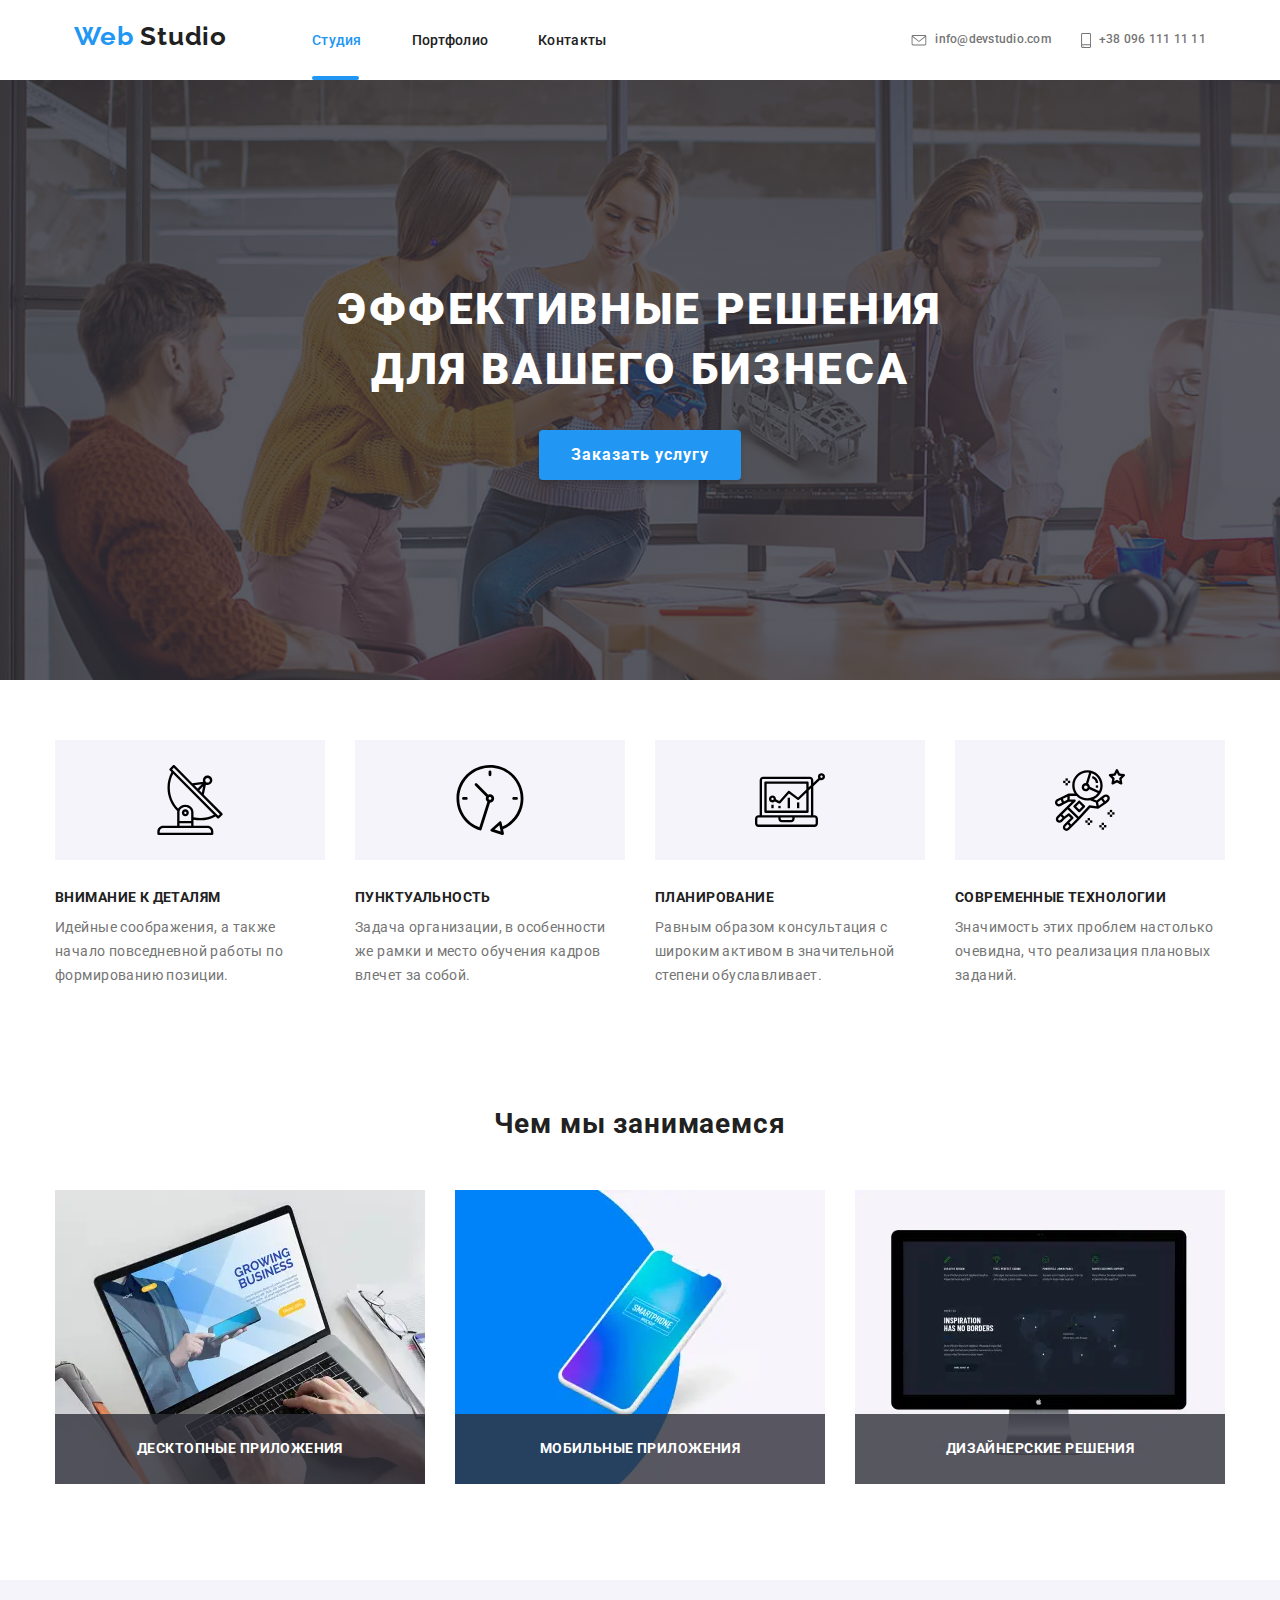
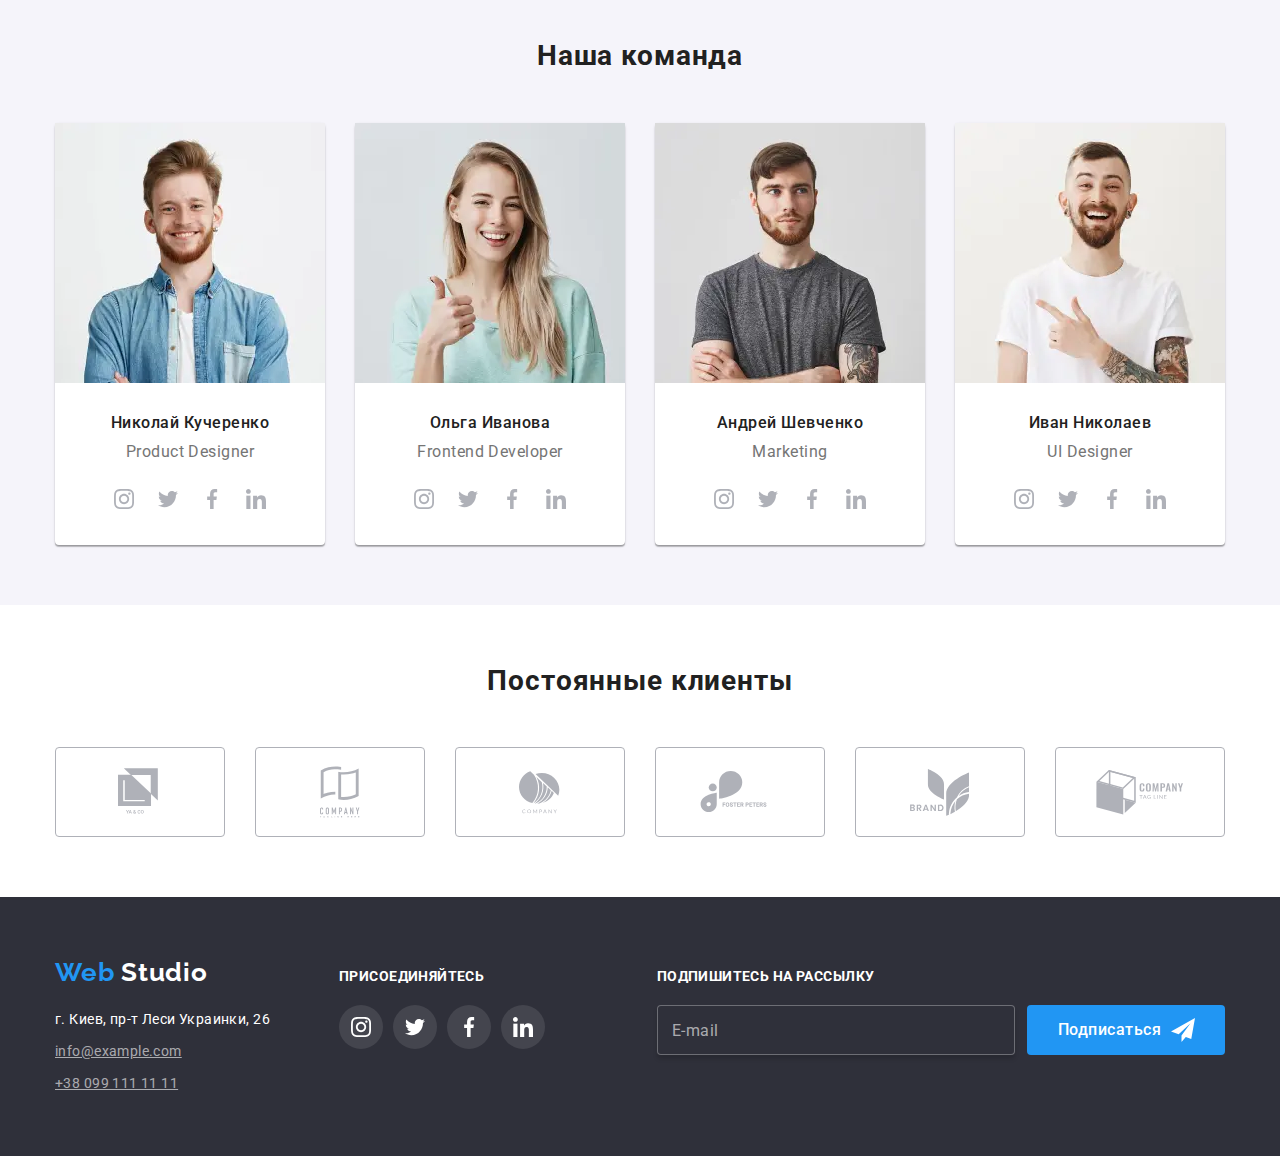
<file: index.html>
<!DOCTYPE html>
<html lang="ru">
  <head>
    <meta charset="UTF-8" />
    <meta name="viewport" content="width=device-width, initial-scale=1.0" />
    <title>Web Studio</title>
    <link
      href="https://fonts.googleapis.com/css?family=Raleway:700|Roboto:400,500,700,900&display=swap"
      rel="stylesheet"
    />
    <link
      rel="stylesheet"
      href="https://cdnjs.cloudflare.com/ajax/libs/modern-normalize/0.6.0/modern-normalize.min.css"
    />
    <link rel="stylesheet" href="./css/main.min.css" />
  </head>
  <body>
    <!-- Хедер -->
    <header class="page-header">
      <div class="container navigation">
        <nav class="navigation">
          <a href="" class="logo">
            Web <span class="logo-studio">Studio</span></a
          >
          <div class="menu-navigation" data-menu id="menu-navigation">
            <ul class="site-nav">
              <li class="item studio">
                <a href="./index.html" class="link current">Студия</a>
              </li>
              <li class="item portfolio">
                <a href="./portfolio.html" class="link">Портфолио</a>
              </li>
              <li class="item contacts">
                <a href="" class="link">Контакты</a>
              </li>
            </ul>
            <ul class="contact-nav">
              <li class="item mail">
                <a href="mailto:info@devstudio.com" class="link">
                  <svg class="mail-icon">
                    <use href="./images/sprite.svg#envelope"></use>
                  </svg>
                  info@devstudio.com
                </a>
              </li>
              <li class="item phone">
                <a href="tel:+380961111111" class="link">
                  <svg class="phone-icon">
                    <use href="./images/sprite.svg#smartphone"></use>
                  </svg>
                  +38 096 111 11 11
                </a>
              </li>
            </ul>
          </div>
          <button
            type="button"
            class="menu-button"
            aria-expanded="false"
            aria-controls="menu-navigation"
            data-menu-button
            aria-label="Кнопка меню"
          >
            <svg
              width="40"
              height="40"
              aria-label="Переключатель мобильного меню"
            >
              <use
                class="icon-close"
                href="./images/sprite.svg#close_menu"
              ></use>
              <use
                class="icon-menu"
                href="./images/sprite.svg#menu_lines"
              ></use>
            </svg>
          </button>
        </nav>
      </div>
    </header>

    <main>
      <!-- Герои -->
      <section class="hero">
        <div class="hero-box">
          <h1 class="hero-title">Эффективные решения для вашего бизнеса</h1>
          <button
            class="button"
            data-open-modal
            aria-label="Кнопка Заказать услугу"
          >
            Заказать услугу
          </button>
        </div>
      </section>

      <!-- Преимущества компании -->
      <section class="section">
        <div class="container features">
          <h2 class="visually-hidden">Преимущества компании</h2>
          <ul class="feature-list">
            <li class="item">
              <div class="feature-icon">
                <svg class="feature-icon-detail" width="70" height="70">
                  <use href="./images/sprite.svg#antenna"></use>
                </svg>
              </div>
              <h3 class="title">Внимание к деталям</h3>
              <p class="text">
                Идейные соображения, а также начало повседневной работы по
                формированию позиции.
              </p>
            </li>
            <li class="item">
              <div class="feature-icon">
                <svg class="feature-icon-detail" width="70" height="70">
                  <use href="./images/sprite.svg#clock"></use>
                </svg>
              </div>
              <h3 class="title">Пунктуальность</h3>
              <p class="text">
                Задача организации, в особенности же рамки и место обучения
                кадров влечет за собой.
              </p>
            </li>
            <li class="item">
              <div class="feature-icon">
                <svg class="feature-icon-detail" width="70" height="70">
                  <use href="./images/sprite.svg#diagram"></use>
                </svg>
              </div>
              <h3 class="title">Планирование</h3>
              <p class="text">
                Равным образом консультация с широким активом в значительной
                степени обуславливает.
              </p>
            </li>
            <li class="item">
              <div class="feature-icon">
                <svg class="feature-icon-detail" width="70" height="70">
                  <use href="./images/sprite.svg#astronaut"></use>
                </svg>
              </div>
              <h3 class="title">Современные технологии</h3>
              <p class="text">
                Значимость этих проблем настолько очевидна, что реализация
                плановых заданий.
              </p>
            </li>
          </ul>
        </div>
      </section>

      <!-- Услуги компании -->
      <section class="section">
        <div class="container services">
          <h2 class="section-title">Чем мы занимаемся</h2>
          <ul class="service-list">
            <li class="item">
              <picture>
                <source
                  srcset="
                    ./images/desktop/deskapp.webp   1x,
                    ./images/desktop/deskapp2x.webp 2x
                  "
                  type="image/webp"
                  media="(min-width: 769px)"
                  sizes="(min-width: 1200px) 25vw, (min-width: 768px) 50vw, 100vw"
                />
                <source
                  srcset="
                    ./images/desktop/deskapp.jpg   1x,
                    ./images/desktop/deskapp2x.jpg 2x
                  "
                  type="image/jpg"
                  media="(min-width: 769px)"
                  sizes="(min-width: 1200px) 25vw, (min-width: 768px) 50vw, 100vw"
                />
                <img
                  srcset="
                    ./images/desktop/deskapp.jpg   1x,
                    ./images/desktop/deskapp2x.jpg 2x
                  "
                  src="./images/desktop/deskapp.jpg"
                  sizes="(min-width: 1200px) 25vw, (min-width: 768px) 50vw, 100vw"
                  alt="Изображение ноутбука"
                />
              </picture>

              <a href="">
                <h3 class="service-title">Десктопные приложения</h3>
              </a>
            </li>
            <li class="item">
              <picture>
                <source
                  srcset="
                    ./images/desktop/mobapp.webp   1x,
                    ./images/desktop/mobapp2x.webp 2x
                  "
                  type="image/webp"
                  media="(min-width: 769px)"
                  sizes="(min-width: 1200px) 25vw, (min-width: 768px) 50vw, 100vw"
                />
                <source
                  srcset="
                    ./images/desktop/mobapp.jpg   1x,
                    ./images/desktop/mobapp2x.jpg 2x
                  "
                  type="image/jpg"
                  media="(min-width: 769px)"
                  sizes="(min-width: 1200px) 25vw, (min-width: 768px) 50vw, 100vw"
                />
                <img
                  srcset="
                    ./images/desktop/mobapp.jpg   1x,
                    ./images/desktop/mobapp2x.jpg 2x
                  "
                  src="./images/desktop/mobapp.jpg"
                  sizes="(min-width: 1200px) 25vw, (min-width: 768px) 50vw, 100vw"
                  alt="Изображение смартфона"
                />
              </picture>
              <a href="">
                <h3 class="service-title">Мобильные приложения</h3>
              </a>
            </li>
            <li class="item">
              <picture>
                <source
                  srcset="
                    ./images/desktop/design.webp   1x,
                    ./images/desktop/design2x.webp 2x
                  "
                  type="image/webp"
                  media="(min-width: 769px)"
                  sizes="(min-width: 1200px) 25vw, (min-width: 768px) 50vw, 100vw"
                />
                <source
                  srcset="
                    ./images/desktop/design.jpg   1x,
                    ./images/desktop/design2x.jpg 2x
                  "
                  type="image/jpg"
                  media="(min-width: 769px)"
                  sizes="(min-width: 1200px) 25vw, (min-width: 768px) 50vw, 100vw"
                />
                <img
                  srcset="
                    ./images/desktop/design.jpg   1x,
                    ./images/desktop/design2x.jpg 2x
                  "
                  src="./images/desktop/design.jpg"
                  sizes="(min-width: 1200px) 25vw, (min-width: 768px) 50vw, 100vw"
                  alt="Изображение монитора"
                />
              </picture>
              <a href="">
                <h3 class="service-title">Дизайнерские решения</h3>
              </a>
            </li>
          </ul>
        </div>
      </section>

      <!-- Команда -->
      <section class="section team">
        <div class="container">
          <h2 class="section-title">Наша команда</h2>
          <ul class="team-list">
            <li class="member">
              <picture>
                <source
                  srcset="
                    ./images/mobile/kucherenko.webp   1x,
                    ./images/mobile/kucherenko2x.webp 2x
                  "
                  type="image/webp"
                  media="(max-width: 480px)"
                  sizes="(min-width: 1200px) 25vw, (min-width: 768px) 50vw, 100vw"
                />
                <source
                  srcset="
                    ./images/mobile/kucherenko.jpg   1x,
                    ./images/mobile/kucherenko2x.jpg 2x
                  "
                  type="image/jpg"
                  media="(max-width: 480px)"
                  sizes="(min-width: 1200px) 25vw, (min-width: 768px) 50vw, 100vw"
                />
                <source
                  srcset="
                    ./images/tablet/kucherenko.webp   1x,
                    ./images/tablet/kucherenko2x.webp 2x
                  "
                  type="image/webp"
                  media="(max-width: 768px)"
                  sizes="(min-width: 1200px) 25vw, (min-width: 768px) 50vw, 100vw"
                />
                <source
                  srcset="
                    ./images/tablet/kucherenko.jpg   1x,
                    ./images/tablet/kucherenko2x.jpg 2x
                  "
                  type="image/jpg"
                  media="(max-width: 768px)"
                  sizes="(min-width: 1200px) 25vw, (min-width: 768px) 50vw, 100vw"
                />
                <source
                  srcset="
                    ./images/desktop/kucherenko.webp   1x,
                    ./images/desktop/kucherenko2x.webp 2x
                  "
                  type="image/webp"
                  media="(min-width: 769px)"
                  sizes="(min-width: 1200px) 25vw, (min-width: 768px) 50vw, 100vw"
                />
                <source
                  srcset="
                    ./images/desktop/kucherenko.jpg   1x,
                    ./images/desktop/kucherenko2x.jpg 2x
                  "
                  type="image/jpg"
                  media="(min-width: 769px)"
                  sizes="(min-width: 1200px) 25vw, (min-width: 768px) 50vw, 100vw"
                />
                <img
                  srcset="
                    ./images/mobile/kucherenko.jpg    1x,
                    ./images/mobile/kucherenko2x.jpg  2x,
                    ./images/tablet/kucherenko.jpg    1x,
                    ./images/tablet/kucherenko2x.jpg  2x,
                    ./images/desktop/kucherenko.jpg   1x,
                    ./images/desktop/kucherenko2x.jpg 2x
                  "
                  src="./images/mobile/kucherenko.jpg"
                  sizes="(min-width: 1200px) 25vw, (min-width: 768px) 50vw, 100vw"
                  alt="фотография члена команды"
                />
              </picture>
              <h3 class="team-title">Николай Кучеренко</h3>
              <p class="text">Product Designer</p>
              <ul class="social-list">
                <li>
                  <a href="" class="icon-detail">
                    <svg class="detail-social" width="20" height="20">
                      <use href="./images/sprite.svg#instagram"></use>
                    </svg>
                  </a>
                </li>
                <li>
                  <a href="" class="icon-detail">
                    <svg class="detail-social" width="20" height="20">
                      <use href="./images/sprite.svg#twitter"></use>
                    </svg>
                  </a>
                </li>
                <li>
                  <a href="" class="icon-detail">
                    <svg class="detail-social" width="20" height="20">
                      <use href="./images/sprite.svg#facebook"></use>
                    </svg>
                  </a>
                </li>
                <li>
                  <a href="" class="icon-detail">
                    <svg class="detail-social" width="20" height="20">
                      <use href="./images/sprite.svg#linkedin"></use>
                    </svg>
                  </a>
                </li>
              </ul>
            </li>
            <li class="member">
              <picture>
                <source
                  srcset="
                    ./images/mobile/ivanova.webp   1x,
                    ./images/mobile/ivanova2x.webp 2x
                  "
                  type="image/webp"
                  media="(max-width: 480px)"
                  sizes="(min-width: 1200px) 25vw, (min-width: 768px) 50vw, 100vw"
                />
                <source
                  srcset="
                    ./images/mobile/ivanova.jpg   1x,
                    ./images/mobile/ivanova2x.jpg 2x
                  "
                  type="image/jpg"
                  media="(max-width: 480px)"
                  sizes="(min-width: 1200px) 25vw, (min-width: 768px) 50vw, 100vw"
                />
                <source
                  srcset="
                    ./images/tablet/ivanova.webp   1x,
                    ./images/tablet/ivanova2x.webp 2x
                  "
                  type="image/webp"
                  media="(max-width: 768px)"
                  sizes="(min-width: 1200px) 25vw, (min-width: 768px) 50vw, 100vw"
                />
                <source
                  srcset="
                    ./images/tablet/ivanova.jpg   1x,
                    ./images/tablet/ivanova2x.jpg 2x
                  "
                  type="image/jpg"
                  media="(max-width: 768px)"
                  sizes="(min-width: 1200px) 25vw, (min-width: 768px) 50vw, 100vw"
                />
                <source
                  srcset="
                    ./images/desktop/ivanova.webp   1x,
                    ./images/desktop/ivanova2x.webp 2x
                  "
                  type="image/webp"
                  media="(min-width: 769px)"
                  sizes="(min-width: 1200px) 25vw, (min-width: 768px) 50vw, 100vw"
                />
                <source
                  srcset="
                    ./images/desktop/ivanova.jpg   1x,
                    ./images/desktop/ivanova2x.jpg 2x
                  "
                  type="image/jpg"
                  media="(min-width: 769px)"
                  sizes="(min-width: 1200px) 25vw, (min-width: 768px) 50vw, 100vw"
                />
                <img
                  srcset="
                    ./images/mobile/ivanova.jpg    1x,
                    ./images/mobile/ivanova2x.jpg  2x,
                    ./images/tablet/ivanova.jpg    1x,
                    ./images/tablet/ivanova2x.jpg  2x,
                    ./images/desktop/ivanova.jpg   1x,
                    ./images/desktop/ivanova2x.jpg 2x
                  "
                  src="./images/mobile/ivanova.jpg"
                  sizes="(min-width: 1200px) 25vw, (min-width: 768px) 50vw, 100vw"
                  alt="фотография члена команды"
                />
              </picture>
              <h3 class="team-title">Ольга Иванова</h3>
              <p class="text">Frontend Developer</p>
              <ul class="social-list">
                <li>
                  <a href="" class="icon-detail">
                    <svg class="detail-social" width="20" height="20">
                      <use href="./images/sprite.svg#instagram"></use>
                    </svg>
                  </a>
                </li>
                <li>
                  <a href="" class="icon-detail">
                    <svg class="detail-social" width="20" height="20">
                      <use href="./images/sprite.svg#twitter"></use>
                    </svg>
                  </a>
                </li>
                <li>
                  <a href="" class="icon-detail">
                    <svg class="detail-social" width="20" height="20">
                      <use href="./images/sprite.svg#facebook"></use>
                    </svg>
                  </a>
                </li>
                <li>
                  <a href="" class="icon-detail">
                    <svg class="detail-social" width="20" height="20">
                      <use href="./images/sprite.svg#linkedin"></use>
                    </svg>
                  </a>
                </li>
              </ul>
            </li>
            <li class="member">
              <picture>
                <source
                  srcset="
                    ./images/mobile/shevchenko.webp   1x,
                    ./images/mobile/shevchenko2x.webp 2x
                  "
                  type="image/webp"
                  media="(max-width: 480px)"
                  sizes="(min-width: 1200px) 25vw, (min-width: 768px) 50vw, 100vw"
                />
                <source
                  srcset="
                    ./images/mobile/shevchenko.jpg   1x,
                    ./images/mobile/shevchenko2x.jpg 2x
                  "
                  type="image/jpg"
                  media="(max-width: 480px)"
                  sizes="(min-width: 1200px) 25vw, (min-width: 768px) 50vw, 100vw"
                />
                <source
                  srcset="
                    ./images/tablet/shevchenko.webp   1x,
                    ./images/tablet/shevchenko2x.webp 2x
                  "
                  type="image/webp"
                  media="(max-width: 768px)"
                  sizes="(min-width: 1200px) 25vw, (min-width: 768px) 50vw, 100vw"
                />
                <source
                  srcset="
                    ./images/tablet/shevchenko.jpg   1x,
                    ./images/tablet/shevchenko2x.jpg 2x
                  "
                  type="image/jpg"
                  media="(max-width: 768px)"
                  sizes="(min-width: 1200px) 25vw, (min-width: 768px) 50vw, 100vw"
                />
                <source
                  srcset="
                    ./images/desktop/shevchenko.webp   1x,
                    ./images/desktop/shevchenko2x.webp 2x
                  "
                  type="image/webp"
                  media="(min-width: 769px)"
                  sizes="(min-width: 1200px) 25vw, (min-width: 768px) 50vw, 100vw"
                />
                <source
                  srcset="
                    ./images/desktop/shevchenko.jpg   1x,
                    ./images/desktop/shevchenko2x.jpg 2x
                  "
                  type="image/jpg"
                  media="(min-width: 769px)"
                  sizes="(min-width: 1200px) 25vw, (min-width: 768px) 50vw, 100vw"
                />
                <img
                  srcset="
                    ./images/mobile/shevchenko.jpg    1x,
                    ./images/mobile/shevchenko2x.jpg  2x,
                    ./images/tablet/shevchenko.jpg    1x,
                    ./images/tablet/shevchenko2x.jpg  2x,
                    ./images/desktop/shevchenko.jpg   1x,
                    ./images/desktop/shevchenko2x.jpg 2x
                  "
                  src="./images/mobile/shevchenko.jpg"
                  sizes="(min-width: 1200px) 25vw, (min-width: 768px) 50vw, 100vw"
                  alt="фотография члена команды"
                />
              </picture>
              <h3 class="team-title">Андрей Шевченко</h3>
              <p class="text">Marketing</p>
              <ul class="social-list">
                <li>
                  <a href="" class="icon-detail">
                    <svg class="detail-social" width="20" height="20">
                      <use href="./images/sprite.svg#instagram"></use>
                    </svg>
                  </a>
                </li>
                <li>
                  <a href="" class="icon-detail">
                    <svg class="detail-social" width="20" height="20">
                      <use href="./images/sprite.svg#twitter"></use>
                    </svg>
                  </a>
                </li>
                <li>
                  <a href="" class="icon-detail">
                    <svg class="detail-social" width="20" height="20">
                      <use href="./images/sprite.svg#facebook"></use>
                    </svg>
                  </a>
                </li>
                <li>
                  <a href="" class="icon-detail">
                    <svg class="detail-social" width="20" height="20">
                      <use href="./images/sprite.svg#linkedin"></use>
                    </svg>
                  </a>
                </li>
              </ul>
            </li>
            <li class="member">
              <picture>
                <source
                  srcset="
                    ./images/mobile/nikolaev.webp   1x,
                    ./images/mobile/nikolaev2x.webp 2x
                  "
                  type="image/webp"
                  media="(max-width: 480px)"
                  sizes="(min-width: 1200px) 25vw, (min-width: 768px) 50vw, 100vw"
                />
                <source
                  srcset="
                    ./images/mobile/nikolaev.jpg   1x,
                    ./images/mobile/nikolaev2x.jpg 2x
                  "
                  type="image/jpg"
                  media="(max-width: 480px)"
                  sizes="(min-width: 1200px) 25vw, (min-width: 768px) 50vw, 100vw"
                />
                <source
                  srcset="
                    ./images/tablet/nikolaev.webp   1x,
                    ./images/tablet/nikolaev2x.webp 2x
                  "
                  type="image/webp"
                  media="(max-width: 768px)"
                  sizes="(min-width: 1200px) 25vw, (min-width: 768px) 50vw, 100vw"
                />
                <source
                  srcset="
                    ./images/tablet/nikolaev.jpg   1x,
                    ./images/tablet/nikolaev2x.jpg 2x
                  "
                  type="image/jpg"
                  media="(max-width: 768px)"
                  sizes="(min-width: 1200px) 25vw, (min-width: 768px) 50vw, 100vw"
                />
                <source
                  srcset="
                    ./images/desktop/nikolaev.webp   1x,
                    ./images/desktop/nikolaev2x.webp 2x
                  "
                  type="image/webp"
                  media="(min-width: 769px)"
                  sizes="(min-width: 1200px) 25vw, (min-width: 768px) 50vw, 100vw"
                />
                <source
                  srcset="
                    ./images/desktop/nikolaev.jpg   1x,
                    ./images/desktop/nikolaev2x.jpg 2x
                  "
                  type="image/jpg"
                  media="(min-width: 769px)"
                  sizes="(min-width: 1200px) 25vw, (min-width: 768px) 50vw, 100vw"
                />
                <img
                  srcset="
                    ./images/mobile/nikolaev.jpg    1x,
                    ./images/mobile/nikolaev2x.jpg  2x,
                    ./images/tablet/nikolaev.jpg    1x,
                    ./images/tablet/nikolaev2x.jpg  2x,
                    ./images/desktop/nikolaev.jpg   1x,
                    ./images/desktop/nikolaev2x.jpg 2x
                  "
                  src="./images/mobile/nikolaev.jpg"
                  sizes="(min-width: 1200px) 25vw, (min-width: 768px) 50vw, 100vw"
                  alt="фотография члена команды"
                />
              </picture>
              <h3 class="team-title">Иван Николаев</h3>
              <p class="text">UI Designer</p>
              <ul class="social-list">
                <li>
                  <a href="" class="icon-detail">
                    <svg class="detail-social" width="20" height="20">
                      <use href="./images/sprite.svg#instagram"></use>
                    </svg>
                  </a>
                </li>
                <li>
                  <a href="" class="icon-detail">
                    <svg class="detail-social" width="20" height="20">
                      <use href="./images/sprite.svg#twitter"></use>
                    </svg>
                  </a>
                </li>
                <li>
                  <a href="" class="icon-detail">
                    <svg class="detail-social" width="20" height="20">
                      <use href="./images/sprite.svg#facebook"></use>
                    </svg>
                  </a>
                </li>
                <li>
                  <a href="" class="icon-detail">
                    <svg class="detail-social" width="20" height="20">
                      <use href="./images/sprite.svg#linkedin"></use>
                    </svg>
                  </a>
                </li>
              </ul>
            </li>
          </ul>
        </div>
      </section>

      <!-- Клиенты компании -->
      <section class="section">
        <div class="container">
          <h2 class="section-title clients">Постоянные клиенты</h2>
          <ul class="client-list">
            <li class="item">
              <a href="" class="client-image">
                <svg class="client-icon" width="44" height="49">
                  <use href="./images/sprite.svg#logo1"></use>
                </svg>
              </a>
            </li>
            <li class="item">
              <a href="" class="client-image">
                <svg class="client-icon" width="40" height="52">
                  <use href="./images/sprite.svg#logo2"></use>
                </svg>
              </a>
            </li>
            <li class="item">
              <a href="" class="client-image">
                <svg class="client-icon" width="41" height="43">
                  <use href="./images/sprite.svg#logo3"></use>
                </svg>
              </a>
            </li>
            <li class="item">
              <a href="" class="client-image">
                <svg class="client-icon" width="80" height="42">
                  <use href="./images/sprite.svg#logo4"></use>
                </svg>
              </a>
            </li>
            <li class="item">
              <a href="" class="client-image">
                <svg class="client-icon" width="59" height="47">
                  <use href="./images/sprite.svg#logo5"></use>
                </svg>
              </a>
            </li>
            <li class="item">
              <a href="" class="client-image">
                <svg class="client-icon" width="88" height="45">
                  <use href="./images/sprite.svg#logo6"></use>
                </svg>
              </a>
            </li>
          </ul>
        </div>
      </section>
    </main>

    <!-- Футер -->
    <footer>
      <div class="container">
        <div class="footer">
          <div class="address-join">
            <div class="address-box">
              <a href="" class="logo-footer"
                >Web <span class="logo-studio-footer">Studio</span></a
              >
              <address class="address">
                <span class="address-street"
                  >г. Киев, пр-т Леси Украинки, 26</span
                >
                <a href="mailto:info@example.com" class="link"
                  >info@example.com</a
                >
                <a href="tel:+380991111111" class="phone">+38 099 111 11 11</a>
              </address>
            </div>
            <div class="join-box">
              <b class="join">Присоединяйтесь</b>
              <ul class="join-social">
                <li>
                  <a href="" aria-label="Ссылка на Instagram" class="link">
                    <div class="icon-detail footer">
                      <svg class="detail-social" width="20" height="20">
                        <use href="./images/sprite.svg#instagram"></use>
                      </svg>
                    </div>
                  </a>
                </li>
                <li>
                  <a href="" aria-label="Ссылка на Twitter" class="link">
                    <div class="icon-detail footer">
                      <svg class="detail-social" width="20" height="20">
                        <use href="./images/sprite.svg#twitter"></use>
                      </svg>
                    </div>
                  </a>
                </li>
                <li>
                  <a href="" aria-label="Ссылка на Facebook" class="link">
                    <div class="icon-detail footer">
                      <svg class="detail-social" width="20" height="20">
                        <use href="./images/sprite.svg#facebook"></use>
                      </svg>
                    </div>
                  </a>
                </li>
                <li>
                  <a href="" aria-label="Ссылка на LinkedIn" class="link">
                    <div class="icon-detail footer">
                      <svg class="detail-social" width="20" height="20">
                        <use href="./images/sprite.svg#linkedin"></use>
                      </svg>
                    </div>
                  </a>
                </li>
              </ul>
            </div>
          </div>
          <div class="subscribtion-box">
            <b class="subscribe-title">Подпишитесь на рассылку</b>
            <div class="subscribtion">
              <input type="email" name="mail" id="mail" placeholder="E-mail" />
              <button
                type="submit"
                class="button-footer"
                aria-label="Кнопка Подписаться"
              >
                Подписаться
                <svg class="icon-send" width="24" height="24">
                  <use href="./images/sprite.svg#icon-send"></use>
                </svg>
              </button>
            </div>
          </div>
        </div>
      </div>
    </footer>

    <!-- Модальное окно -->

    <div class="backdrop is-hidden" data-backdrop>
      <div class="modal">
        <form class="form js-speaker-form" autocomplete="off">
          <b class="form-title">Оставьте свои данные, мы вам перезвоним</b>
          <div class="form-field">
            <input
              type="text"
              name="name"
              id="name"
              class="form-input"
              placeholder=" "
            />
            <label for="name" class="form-label">Имя</label>
            <svg class="form-icon" width="18" height="18">
              <use href="./images/sprite.svg#person-black"></use>
            </svg>
          </div>

          <div class="form-field">
            <input
              type="tel"
              name="tel"
              id="tel"
              class="form-input"
              placeholder=" "
            />
            <label for="tel" class="form-label">Телефон</label>
            <svg class="form-icon" width="18" height="18">
              <use href="./images/sprite.svg#phone-black"></use>
            </svg>
          </div>

          <div class="form-field">
            <input
              type="email"
              name="mail"
              id="mail"
              class="form-input"
              placeholder=" "
            />
            <label for="mail" class="form-label">Почта</label>
            <svg class="form-icon" width="18" height="18">
              <use href="./images/sprite.svg#email-black"></use>
            </svg>
          </div>

          <div class="form-field">
            <textarea
              name="comment"
              id="comment"
              class="form-textarea"
              placeholder=" "
            ></textarea>
            <label for="comment" class="textarea-label">Комментарий</label>
          </div>

          <div class="form-field policy">
            <label class="policy">
              <input class="checkbox" type="checkbox" name="policy" />
              <span class="checkbox-icon"></span>
              <span class="checkbox-text"
                >Соглашаюсь с рассылкой и принимаю</span
              >
              <a href="#" class="policy-terms">Условия договора</a>
            </label>

            <button
              type="submit"
              class="submit-button"
              aria-label="Кнопка Отправить форму"
            >
              Отправить
            </button>
          </div>
        </form>
        <button
          data-close-modal
          class="close-button"
          aria-label="Кнопка закрыть форму"
        >
          <svg width="11" height="11">
            <use href="./images/sprite.svg#close"></use>
          </svg>
        </button>
      </div>
    </div>

    <!-- скрипт для модалки -->

    <script>
      const refs = {
        openModalBtn: document.querySelector("[data-open-modal]"),
        closeModalBtn: document.querySelector("[data-close-modal]"),
        backdrop: document.querySelector("[data-backdrop]"),
      };

      refs.openModalBtn.addEventListener("click", toggleModal);
      refs.closeModalBtn.addEventListener("click", toggleModal);

      refs.backdrop.addEventListener("click", logBackdropClick);

      function toggleModal() {
        document.body.classList.toggle("modal-open");
        refs.backdrop.classList.toggle("is-hidden");
      }

      function logBackdropClick() {
        console.log("Это клик в бекдроп");
      }
    </script>

    <!-- скрипт для формы -->

    <script>
      (() => {
        document
          .querySelector(".js-speaker-form")
          .addEventListener("submit", (e) => {
            e.preventDefault();

            new FormData(e.currentTarget).forEach((value, name) =>
              console.log(`${name}: ${value}`)
            );

            e.currentTarget.reset();
          });
      })();
    </script>

    <!-- скрипт для меню на мобилке -->

    <script>
      (() => {
        const menuBtnRef = document.querySelector("[data-menu-button]");
        const mobileMenuRef = document.querySelector("[data-menu]");

        menuBtnRef.addEventListener("click", () => {
          const expanded =
            menuBtnRef.getAttribute("aria-expanded") === "true" || false;

          menuBtnRef.classList.toggle("is-open");
          menuBtnRef.setAttribute("aria-expanded", !expanded);

          mobileMenuRef.classList.toggle("is-open");
        });
      })();
    </script>
  </body>
</html>
</file>
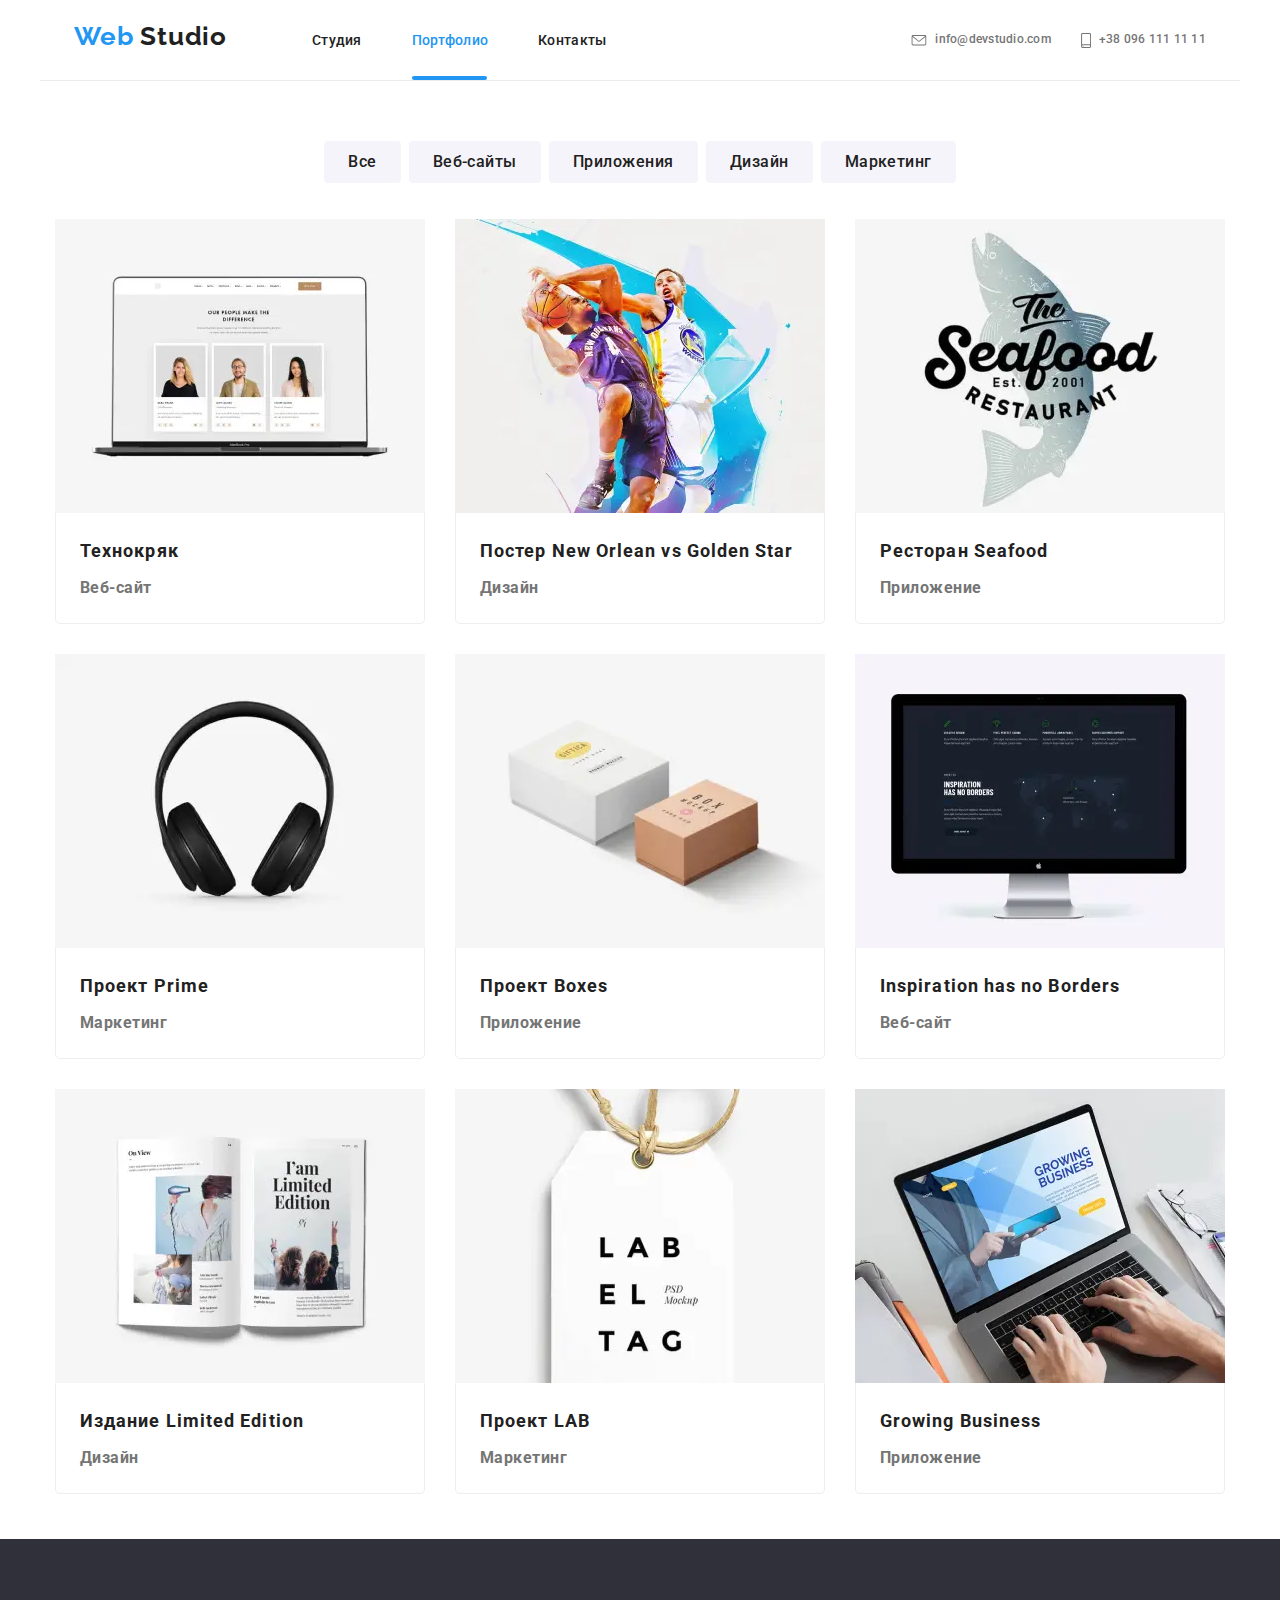
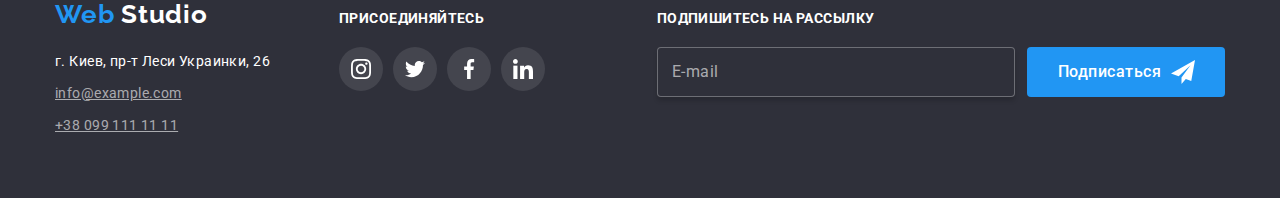
<file: portfolio.html>
<!DOCTYPE html>
<html lang="ru">
  <head>
    <meta charset="UTF-8" />
    <meta name="viewport" content="width=device-width, initial-scale=1.0" />
    <title>Portfolio</title>
    <link
      href="https://fonts.googleapis.com/css?family=Raleway:700|Roboto:400,500,700,900&display=swap"
      rel="stylesheet"
    />
    <link
      rel="stylesheet"
      href="https://cdnjs.cloudflare.com/ajax/libs/modern-normalize/0.6.0/modern-normalize.min.css"
    />
    <link rel="stylesheet" href="./css/portfolio.min.css" />
  </head>
  <body>
    <!-- Хедер -->
    <header class="page-header">
      <div class="container navigation">
        <nav class="navigation">
          <a href="" class="logo">
            Web <span class="logo-studio">Studio</span></a
          >
          <div class="menu-navigation" data-menu id="menu-navigation">
            <ul class="site-nav">
              <li class="item studio">
                <a href="./index.html" class="link">Студия</a>
              </li>
              <li class="item portfolio">
                <a href="./portfolio.html" class="link current portfolio"
                  >Портфолио</a
                >
              </li>
              <li class="item contacts">
                <a href="" class="link">Контакты</a>
              </li>
            </ul>
            <ul class="contact-nav">
              <li class="item mail">
                <a href="mailto:info@devstudio.com" class="link">
                  <svg class="mail-icon">
                    <use href="./images/sprite.svg#envelope"></use>
                  </svg>
                  info@devstudio.com
                </a>
              </li>
              <li class="item phone">
                <a href="tel:+380961111111" class="link">
                  <svg class="phone-icon">
                    <use href="./images/sprite.svg#smartphone"></use>
                  </svg>
                  +38 096 111 11 11
                </a>
              </li>
            </ul>
          </div>
          <button
            type="button"
            class="menu-button"
            aria-expanded="false"
            aria-controls="menu-navigation"
            data-menu-button
          >
            <svg
              width="40"
              height="40"
              aria-label="Переключатель мобильного меню"
            >
              <use
                class="icon-close"
                href="./images/sprite.svg#close_menu"
              ></use>
              <use
                class="icon-menu"
                href="./images/sprite.svg#menu_lines"
              ></use>
            </svg>
          </button>
        </nav>
      </div>
    </header>

    <!-- main section -->
    <main>
      <section class="section">
        <div class="container main">
          <ul class="service-list">
            <li class="link"><button class="service-button">Все</button></li>
            <li class="link">
              <button class="service-button">Веб-сайты</button>
            </li>
            <li class="link">
              <button class="service-button">Приложения</button>
            </li>
            <li class="link"><button class="service-button">Дизайн</button></li>
            <li class="link">
              <button class="service-button">Маркетинг</button>
            </li>
          </ul>
          <ul class="project-list">
            <li class="project element">
              <a href="" class="link">
                <div class="project-thumb">
                  <picture>
                    <source
                      srcset="
                        ./images/mobile/techno.webp   1x,
                        ./images/mobile/techno2x.webp 2x
                      "
                      type="image/webp"
                      media="(max-width: 480px)"
                      sizes="(min-width: 1200px) 25vw, (min-width: 768px) 50vw, 100vw"
                    />
                    <source
                      srcset="
                        ./images/mobile/techno.jpg   1x,
                        ./images/mobile/techno2x.jpg 2x
                      "
                      type="image/jpg"
                      media="(max-width: 480px)"
                      sizes="(min-width: 1200px) 25vw, (min-width: 768px) 50vw, 100vw"
                    />
                    <source
                      srcset="
                        ./images/tablet/techno.webp   1x,
                        ./images/tablet/techno2x.webp 2x
                      "
                      type="image/webp"
                      media="(max-width: 768px)"
                      sizes="(min-width: 1200px) 25vw, (min-width: 768px) 50vw, 100vw"
                    />
                    <source
                      srcset="
                        ./images/tablet/techno.jpg   1x,
                        ./images/tablet/techno2x.jpg 2x
                      "
                      type="image/jpg"
                      media="(max-width: 768px)"
                      sizes="(min-width: 1200px) 25vw, (min-width: 768px) 50vw, 100vw"
                    />
                    <source
                      srcset="
                        ./images/desktop/techno.webp   1x,
                        ./images/desktop/techno2x.webp 2x
                      "
                      type="image/webp"
                      media="(min-width: 769px)"
                      sizes="(min-width: 1200px) 25vw, (min-width: 768px) 50vw, 100vw"
                    />
                    <source
                      srcset="
                        ./images/desktop/techno.jpg   1x,
                        ./images/desktop/techno2x.jpg 2x
                      "
                      type="image/jpg"
                      media="(min-width: 769px)"
                      sizes="(min-width: 1200px) 25vw, (min-width: 768px) 50vw, 100vw"
                    />
                    <img
                      class="project-image"
                      srcset="
                        ./images/mobile/techno.jpg    1x,
                        ./images/mobile/techno2x.jpg  2x,
                        ./images/tablet/techno.jpg    1x,
                        ./images/tablet/techno2x.jpg  2x,
                        ./images/desktop/techno.jpg   1x,
                        ./images/desktop/techno2x.jpg 2x
                      "
                      src="./images/mobile/techno.jpg"
                      sizes="(min-width: 1200px) 25vw, (min-width: 768px) 50vw, 100vw"
                      alt="фото сайта"
                    />
                  </picture>
                  <div class="project-overlay">
                    <p class="text">
                      Технокряк это современная площадка распространения
                      коронавируса. Компании используют эту платформу для
                      цифрового шпионажа и атак на защищённые сервера
                      конкурентов.
                    </p>
                  </div>
                </div>
                <div class="card content">
                  <h2 class="title">Технокряк</h2>
                  <p class="type">Веб-сайт</p>
                </div>
              </a>
            </li>
            <li class="project element">
              <a href="" class="link">
                <div class="project-thumb">
                  <picture>
                    <source
                      srcset="
                        ./images/mobile/orlean.webp   1x,
                        ./images/mobile/orlean2x.webp 2x
                      "
                      type="image/webp"
                      media="(max-width: 480px)"
                      sizes="(min-width: 1200px) 25vw, (min-width: 768px) 50vw, 100vw"
                    />
                    <source
                      srcset="
                        ./images/mobile/orlean.jpg   1x,
                        ./images/mobile/orlean2x.jpg 2x
                      "
                      type="image/jpg"
                      media="(max-width: 480px)"
                      sizes="(min-width: 1200px) 25vw, (min-width: 768px) 50vw, 100vw"
                    />
                    <source
                      srcset="
                        ./images/tablet/orlean.webp   1x,
                        ./images/tablet/orlean2x.webp 2x
                      "
                      type="image/webp"
                      media="(max-width: 768px)"
                      sizes="(min-width: 1200px) 25vw, (min-width: 768px) 50vw, 100vw"
                    />
                    <source
                      srcset="
                        ./images/tablet/orlean.jpg   1x,
                        ./images/tablet/orlean2x.jpg 2x
                      "
                      type="image/jpg"
                      media="(max-width: 768px)"
                      sizes="(min-width: 1200px) 25vw, (min-width: 768px) 50vw, 100vw"
                    />
                    <source
                      srcset="
                        ./images/desktop/orlean.webp   1x,
                        ./images/desktop/orlean2x.webp 2x
                      "
                      type="image/webp"
                      media="(min-width: 769px)"
                      sizes="(min-width: 1200px) 25vw, (min-width: 768px) 50vw, 100vw"
                    />
                    <source
                      srcset="
                        ./images/desktop/orlean.jpg   1x,
                        ./images/desktop/orlean2x.jpg 2x
                      "
                      type="image/jpg"
                      media="(min-width: 769px)"
                      sizes="(min-width: 1200px) 25vw, (min-width: 768px) 50vw, 100vw"
                    />
                    <img
                      class="project-image"
                      srcset="
                        ./images/mobile/orlean.jpg    1x,
                        ./images/mobile/orlean2x.jpg  2x,
                        ./images/tablet/orlean.jpg    1x,
                        ./images/tablet/orlean2x.jpg  2x,
                        ./images/desktop/orlean.jpg   1x,
                        ./images/desktop/orlean2x.jpg 2x
                      "
                      src="./images/mobile/orlean.jpg"
                      sizes="(min-width: 1200px) 25vw, (min-width: 768px) 50vw, 100vw"
                      alt="спортивные команды"
                    />
                  </picture>
                  <div class="project-overlay">
                    <p class="text">
                      Lorem ipsum dolor sit amet consectetur adipisicing elit.
                      Ab, nostrum?
                    </p>
                  </div>
                </div>
                <div class="card content">
                  <h2 class="title">
                    Постер New Orlean vs Golden <span class="star">Star</span>
                  </h2>
                  <p class="type">Дизайн</p>
                </div>
              </a>
            </li>
            <li class="project element">
              <a href="" class="link">
                <div class="project-thumb">
                  <picture>
                    <source
                      srcset="
                        ./images/mobile/seafood.webp   1x,
                        ./images/mobile/seafood2x.webp 2x
                      "
                      type="image/webp"
                      media="(max-width: 480px)"
                      sizes="(min-width: 1200px) 25vw, (min-width: 768px) 50vw, 100vw"
                    />
                    <source
                      srcset="
                        ./images/mobile/seafood.jpg   1x,
                        ./images/mobile/seafood2x.jpg 2x
                      "
                      type="image/jpg"
                      media="(max-width: 480px)"
                      sizes="(min-width: 1200px) 25vw, (min-width: 768px) 50vw, 100vw"
                    />
                    <source
                      srcset="
                        ./images/tablet/seafood.webp   1x,
                        ./images/tablet/seafood2x.webp 2x
                      "
                      type="image/webp"
                      media="(max-width: 768px)"
                      sizes="(min-width: 1200px) 25vw, (min-width: 768px) 50vw, 100vw"
                    />
                    <source
                      srcset="
                        ./images/tablet/seafood.jpg   1x,
                        ./images/tablet/seafood2x.jpg 2x
                      "
                      type="image/jpg"
                      media="(max-width: 768px)"
                      sizes="(min-width: 1200px) 25vw, (min-width: 768px) 50vw, 100vw"
                    />
                    <source
                      srcset="
                        ./images/desktop/seafood.webp   1x,
                        ./images/desktop/seafood2x.webp 2x
                      "
                      type="image/webp"
                      media="(min-width: 769px)"
                      sizes="(min-width: 1200px) 25vw, (min-width: 768px) 50vw, 100vw"
                    />
                    <source
                      srcset="
                        ./images/desktop/seafood.jpg   1x,
                        ./images/desktop/seafood2x.jpg 2x
                      "
                      type="image/jpg"
                      media="(min-width: 769px)"
                      sizes="(min-width: 1200px) 25vw, (min-width: 768px) 50vw, 100vw"
                    />
                    <img
                      class="project-image"
                      srcset="
                        ./images/mobile/seafood.jpg    1x,
                        ./images/mobile/seafood2x.jpg  2x,
                        ./images/tablet/seafood.jpg    1x,
                        ./images/tablet/seafood2x.jpg  2x,
                        ./images/desktop/seafood.jpg   1x,
                        ./images/desktop/seafood2x.jpg 2x
                      "
                      src="./images/mobile/seafood.jpg"
                      sizes="(min-width: 1200px) 25vw, (min-width: 768px) 50vw, 100vw"
                      alt="постер ресторана"
                    />
                  </picture>
                  <div class="project-overlay">
                    <p class="text">
                      Lorem ipsum dolor sit amet consectetur adipisicing elit.
                      Aspernatur, neque?
                    </p>
                  </div>
                </div>
                <div class="card content">
                  <h2 class="title">Ресторан Seafood</h2>
                  <p class="type">Приложение</p>
                </div>
              </a>
            </li>
            <li class="project element">
              <a href="" class="link">
                <div class="project-thumb">
                  <picture>
                    <source
                      srcset="
                        ./images/mobile/prime.webp   1x,
                        ./images/mobile/prime2x.webp 2x
                      "
                      type="image/webp"
                      media="(max-width: 480px)"
                      sizes="(min-width: 1200px) 25vw, (min-width: 768px) 50vw, 100vw"
                    />
                    <source
                      srcset="
                        ./images/mobile/prime.jpg   1x,
                        ./images/mobile/prime2x.jpg 2x
                      "
                      type="image/jpg"
                      media="(max-width: 480px)"
                      sizes="(min-width: 1200px) 25vw, (min-width: 768px) 50vw, 100vw"
                    />
                    <source
                      srcset="
                        ./images/tablet/prime.webp   1x,
                        ./images/tablet/prime2x.webp 2x
                      "
                      type="image/webp"
                      media="(max-width: 768px)"
                      sizes="(min-width: 1200px) 25vw, (min-width: 768px) 50vw, 100vw"
                    />
                    <source
                      srcset="
                        ./images/tablet/prime.jpg   1x,
                        ./images/tablet/prime2x.jpg 2x
                      "
                      type="image/jpg"
                      media="(max-width: 768px)"
                      sizes="(min-width: 1200px) 25vw, (min-width: 768px) 50vw, 100vw"
                    />
                    <source
                      srcset="
                        ./images/desktop/prime.webp   1x,
                        ./images/desktop/prime2x.webp 2x
                      "
                      type="image/webp"
                      media="(min-width: 769px)"
                      sizes="(min-width: 1200px) 25vw, (min-width: 768px) 50vw, 100vw"
                    />
                    <source
                      srcset="
                        ./images/desktop/prime.jpg   1x,
                        ./images/desktop/prime2x.jpg 2x
                      "
                      type="image/jpg"
                      media="(min-width: 769px)"
                      sizes="(min-width: 1200px) 25vw, (min-width: 768px) 50vw, 100vw"
                    />
                    <img
                      class="project-image"
                      srcset="
                        ./images/mobile/prime.jpg    1x,
                        ./images/mobile/prime2x.jpg  2x,
                        ./images/tablet/prime.jpg    1x,
                        ./images/tablet/prime2x.jpg  2x,
                        ./images/desktop/prime.jpg   1x,
                        ./images/desktop/prime2x.jpg 2x
                      "
                      src="./images/mobile/prime.jpg"
                      sizes="(min-width: 1200px) 25vw, (min-width: 768px) 50vw, 100vw"
                      alt="изображение наушников"
                    />
                  </picture>
                  <div class="project-overlay">
                    <p class="text">
                      Lorem ipsum dolor, sit amet consectetur adipisicing elit.
                      Non, aliquid.
                    </p>
                  </div>
                </div>
                <div class="card content">
                  <h2 class="title">Проект Prime</h2>
                  <p class="type">Маркетинг</p>
                </div>
              </a>
            </li>
            <li class="project element">
              <a href="" class="link">
                <div class="project-thumb">
                  <picture>
                    <source
                      srcset="
                        ./images/mobile/boxes.webp   1x,
                        ./images/mobile/boxes2x.webp 2x
                      "
                      type="image/webp"
                      media="(max-width: 480px)"
                      sizes="(min-width: 1200px) 25vw, (min-width: 768px) 50vw, 100vw"
                    />
                    <source
                      srcset="
                        ./images/mobile/boxes.jpg   1x,
                        ./images/mobile/boxes2x.jpg 2x
                      "
                      type="image/jpg"
                      media="(max-width: 480px)"
                      sizes="(min-width: 1200px) 25vw, (min-width: 768px) 50vw, 100vw"
                    />
                    <source
                      srcset="
                        ./images/tablet/boxes.webp   1x,
                        ./images/tablet/boxes2x.webp 2x
                      "
                      type="image/webp"
                      media="(max-width: 768px)"
                      sizes="(min-width: 1200px) 25vw, (min-width: 768px) 50vw, 100vw"
                    />
                    <source
                      srcset="
                        ./images/tablet/boxes.jpg   1x,
                        ./images/tablet/boxes2x.jpg 2x
                      "
                      type="image/jpg"
                      media="(max-width: 768px)"
                      sizes="(min-width: 1200px) 25vw, (min-width: 768px) 50vw, 100vw"
                    />
                    <source
                      srcset="
                        ./images/desktop/boxes.webp   1x,
                        ./images/desktop/boxes2x.webp 2x
                      "
                      type="image/webp"
                      media="(min-width: 769px)"
                      sizes="(min-width: 1200px) 25vw, (min-width: 768px) 50vw, 100vw"
                    />
                    <source
                      srcset="
                        ./images/desktop/boxes.jpg   1x,
                        ./images/desktop/boxes2x.jpg 2x
                      "
                      type="image/jpg"
                      media="(min-width: 769px)"
                      sizes="(min-width: 1200px) 25vw, (min-width: 768px) 50vw, 100vw"
                    />
                    <img
                      class="project-image"
                      srcset="
                        ./images/mobile/boxes.jpg    1x,
                        ./images/mobile/boxes2x.jpg  2x,
                        ./images/tablet/boxes.jpg    1x,
                        ./images/tablet/boxes2x.jpg  2x,
                        ./images/desktop/boxes.jpg   1x,
                        ./images/desktop/boxes2x.jpg 2x
                      "
                      src="./images/mobile/boxes.jpg"
                      sizes="(min-width: 1200px) 25vw, (min-width: 768px) 50vw, 100vw"
                      alt="изображение коробок"
                    />
                  </picture>
                  <div class="project-overlay">
                    <p class="text">
                      Lorem ipsum dolor, sit amet consectetur adipisicing elit.
                      Non, aliquid.
                    </p>
                  </div>
                </div>
                <div class="card content">
                  <h2 class="title">Проект Boxes</h2>
                  <p class="type">Приложение</p>
                </div>
              </a>
            </li>
            <li class="project element">
              <a href="" class="link">
                <div class="project-thumb">
                  <picture>
                    <source
                      srcset="
                        ./images/mobile/inspiration.webp   1x,
                        ./images/mobile/inspiration2x.webp 2x
                      "
                      type="image/webp"
                      media="(max-width: 480px)"
                      sizes="(min-width: 1200px) 25vw, (min-width: 768px) 50vw, 100vw"
                    />
                    <source
                      srcset="
                        ./images/mobile/inspiration.jpg   1x,
                        ./images/mobile/inspiration2x.jpg 2x
                      "
                      type="image/jpg"
                      media="(max-width: 480px)"
                      sizes="(min-width: 1200px) 25vw, (min-width: 768px) 50vw, 100vw"
                    />
                    <source
                      srcset="
                        ./images/tablet/inspiration.webp   1x,
                        ./images/tablet/inspiration2x.webp 2x
                      "
                      type="image/webp"
                      media="(max-width: 768px)"
                      sizes="(min-width: 1200px) 25vw, (min-width: 768px) 50vw, 100vw"
                    />
                    <source
                      srcset="
                        ./images/tablet/inspiration.jpg   1x,
                        ./images/tablet/inspiration2x.jpg 2x
                      "
                      type="image/jpg"
                      media="(max-width: 768px)"
                      sizes="(min-width: 1200px) 25vw, (min-width: 768px) 50vw, 100vw"
                    />
                    <source
                      srcset="
                        ./images/desktop/inspiration.webp   1x,
                        ./images/desktop/inspiration2x.webp 2x
                      "
                      type="image/webp"
                      media="(min-width: 769px)"
                      sizes="(min-width: 1200px) 25vw, (min-width: 768px) 50vw, 100vw"
                    />
                    <source
                      srcset="
                        ./images/desktop/inspiration.jpg   1x,
                        ./images/desktop/inspiration2x.jpg 2x
                      "
                      type="image/jpg"
                      media="(min-width: 769px)"
                      sizes="(min-width: 1200px) 25vw, (min-width: 768px) 50vw, 100vw"
                    />
                    <img
                      class="project-image"
                      srcset="
                        ./images/mobile/inspiration.jpg    1x,
                        ./images/mobile/inspiration2x.jpg  2x,
                        ./images/tablet/inspiration.jpg    1x,
                        ./images/tablet/inspiration2x.jpg  2x,
                        ./images/desktop/inspiration.jpg   1x,
                        ./images/desktop/inspiration2x.jpg 2x
                      "
                      src="./images/mobile/inspiration.jpg"
                      sizes="(min-width: 1200px) 25vw, (min-width: 768px) 50vw, 100vw"
                      alt="изображение монитора"
                    />
                  </picture>
                  <div class="project-overlay">
                    <p class="text">
                      Lorem ipsum dolor, sit amet consectetur adipisicing elit.
                      Non, aliquid.
                    </p>
                  </div>
                </div>
                <div class="card content">
                  <h2 class="title">Inspiration has no Borders</h2>
                  <p class="type">Веб-сайт</p>
                </div>
              </a>
            </li>
            <li class="project element">
              <a href="" class="link">
                <div class="project-thumb">
                  <picture>
                    <source
                      srcset="
                        ./images/mobile/edition.webp   1x,
                        ./images/mobile/edition2x.webp 2x
                      "
                      type="image/webp"
                      media="(max-width: 480px)"
                      sizes="(min-width: 1200px) 25vw, (min-width: 768px) 50vw, 100vw"
                    />
                    <source
                      srcset="
                        ./images/mobile/edition.jpg   1x,
                        ./images/mobile/edition2x.jpg 2x
                      "
                      type="image/jpg"
                      media="(max-width: 480px)"
                      sizes="(min-width: 1200px) 25vw, (min-width: 768px) 50vw, 100vw"
                    />
                    <source
                      srcset="
                        ./images/tablet/edition.webp   1x,
                        ./images/tablet/edition2x.webp 2x
                      "
                      type="image/webp"
                      media="(max-width: 768px)"
                      sizes="(min-width: 1200px) 25vw, (min-width: 768px) 50vw, 100vw"
                    />
                    <source
                      srcset="
                        ./images/tablet/edition.jpg   1x,
                        ./images/tablet/edition2x.jpg 2x
                      "
                      type="image/jpg"
                      media="(max-width: 768px)"
                      sizes="(min-width: 1200px) 25vw, (min-width: 768px) 50vw, 100vw"
                    />
                    <source
                      srcset="
                        ./images/desktop/edition.webp   1x,
                        ./images/desktop/edition2x.webp 2x
                      "
                      type="image/webp"
                      media="(min-width: 769px)"
                      sizes="(min-width: 1200px) 25vw, (min-width: 768px) 50vw, 100vw"
                    />
                    <source
                      srcset="
                        ./images/desktop/edition.jpg   1x,
                        ./images/desktop/edition2x.jpg 2x
                      "
                      type="image/jpg"
                      media="(min-width: 769px)"
                      sizes="(min-width: 1200px) 25vw, (min-width: 768px) 50vw, 100vw"
                    />
                    <img
                      class="project-image"
                      srcset="
                        ./images/mobile/edition.jpg    1x,
                        ./images/mobile/edition2x.jpg  2x,
                        ./images/tablet/edition.jpg    1x,
                        ./images/tablet/edition2x.jpg  2x,
                        ./images/desktop/edition.jpg   1x,
                        ./images/desktop/edition2x.jpg 2x
                      "
                      src="./images/mobile/edition.jpg"
                      sizes="(min-width: 1200px) 25vw, (min-width: 768px) 50vw, 100vw"
                      alt="изображение журнала"
                    />
                  </picture>
                  <div class="project-overlay">
                    <p class="text">
                      Lorem ipsum dolor, sit amet consectetur adipisicing elit.
                      Non, aliquid.
                    </p>
                  </div>
                </div>
                <div class="card content">
                  <h2 class="title">Издание Limited Edition</h2>
                  <p class="type">Дизайн</p>
                </div>
              </a>
            </li>
            <li class="project element">
              <a href="" class="link">
                <div class="project-thumb">
                  <picture>
                    <source
                      srcset="
                        ./images/mobile/lab.webp   1x,
                        ./images/mobile/lab2x.webp 2x
                      "
                      type="image/webp"
                      media="(max-width: 480px)"
                      sizes="(min-width: 1200px) 25vw, (min-width: 768px) 50vw, 100vw"
                    />
                    <source
                      srcset="
                        ./images/mobile/lab.jpg   1x,
                        ./images/mobile/lab2x.jpg 2x
                      "
                      type="image/jpg"
                      media="(max-width: 480px)"
                      sizes="(min-width: 1200px) 25vw, (min-width: 768px) 50vw, 100vw"
                    />
                    <source
                      srcset="
                        ./images/tablet/lab.webp   1x,
                        ./images/tablet/lab2x.webp 2x
                      "
                      type="image/webp"
                      media="(max-width: 768px)"
                      sizes="(min-width: 1200px) 25vw, (min-width: 768px) 50vw, 100vw"
                    />
                    <source
                      srcset="
                        ./images/tablet/lab.jpg   1x,
                        ./images/tablet/lab2x.jpg 2x
                      "
                      type="image/jpg"
                      media="(max-width: 768px)"
                      sizes="(min-width: 1200px) 25vw, (min-width: 768px) 50vw, 100vw"
                    />
                    <source
                      srcset="
                        ./images/desktop/lab.webp   1x,
                        ./images/desktop/lab2x.webp 2x
                      "
                      type="image/webp"
                      media="(min-width: 769px)"
                      sizes="(min-width: 1200px) 25vw, (min-width: 768px) 50vw, 100vw"
                    />
                    <source
                      srcset="
                        ./images/desktop/lab.jpg   1x,
                        ./images/desktop/lab2x.jpg 2x
                      "
                      type="image/jpg"
                      media="(min-width: 769px)"
                      sizes="(min-width: 1200px) 25vw, (min-width: 768px) 50vw, 100vw"
                    />
                    <img
                      class="project-image"
                      srcset="
                        ./images/mobile/lab.jpg    1x,
                        ./images/mobile/lab2x.jpg  2x,
                        ./images/tablet/lab.jpg    1x,
                        ./images/tablet/lab2x.jpg  2x,
                        ./images/desktop/lab.jpg   1x,
                        ./images/desktop/lab2x.jpg 2x
                      "
                      src="./images/mobile/lab.jpg"
                      sizes="(min-width: 1200px) 25vw, (min-width: 768px) 50vw, 100vw"
                      alt="изображение этикетки"
                    />
                  </picture>
                  <div class="project-overlay">
                    <p class="text">
                      Lorem ipsum dolor, sit amet consectetur adipisicing elit.
                      Non, aliquid.
                    </p>
                  </div>
                </div>
                <div class="card content">
                  <h2 class="title">Проект LAB</h2>
                  <p class="type">Маркетинг</p>
                </div>
              </a>
            </li>
            <li class="project element">
              <a href="" class="link">
                <div class="project-thumb">
                  <picture>
                    <source
                      srcset="
                        ./images/mobile/business.webp   1x,
                        ./images/mobile/business2x.webp 2x
                      "
                      type="image/webp"
                      media="(max-width: 480px)"
                      sizes="(min-width: 1200px) 25vw, (min-width: 768px) 50vw, 100vw"
                    />
                    <source
                      srcset="
                        ./images/mobile/business.jpg   1x,
                        ./images/mobile/business2x.jpg 2x
                      "
                      type="image/jpg"
                      media="(max-width: 480px)"
                      sizes="(min-width: 1200px) 25vw, (min-width: 768px) 50vw, 100vw"
                    />
                    <source
                      srcset="
                        ./images/tablet/business.webp   1x,
                        ./images/tablet/business2x.webp 2x
                      "
                      type="image/webp"
                      media="(max-width: 768px)"
                      sizes="(min-width: 1200px) 25vw, (min-width: 768px) 50vw, 100vw"
                    />
                    <source
                      srcset="
                        ./images/tablet/business.jpg   1x,
                        ./images/tablet/business2x.jpg 2x
                      "
                      type="image/jpg"
                      media="(max-width: 768px)"
                      sizes="(min-width: 1200px) 25vw, (min-width: 768px) 50vw, 100vw"
                    />
                    <source
                      srcset="
                        ./images/desktop/business.webp   1x,
                        ./images/desktop/business2x.webp 2x
                      "
                      type="image/webp"
                      media="(min-width: 769px)"
                      sizes="(min-width: 1200px) 25vw, (min-width: 768px) 50vw, 100vw"
                    />
                    <source
                      srcset="
                        ./images/desktop/business.jpg   1x,
                        ./images/desktop/business2x.jpg 2x
                      "
                      type="image/jpg"
                      media="(min-width: 769px)"
                      sizes="(min-width: 1200px) 25vw, (min-width: 768px) 50vw, 100vw"
                    />
                    <img
                      class="project-image"
                      srcset="
                        ./images/mobile/business.jpg    1x,
                        ./images/mobile/business2x.jpg  2x,
                        ./images/tablet/business.jpg    1x,
                        ./images/tablet/business2x.jpg  2x,
                        ./images/desktop/business.jpg   1x,
                        ./images/desktop/business2x.jpg 2x
                      "
                      src="./images/mobile/business.jpg"
                      sizes="(min-width: 1200px) 25vw, (min-width: 768px) 50vw, 100vw"
                      alt="изображение ноутбука"
                    />
                  </picture>
                  <div class="project-overlay">
                    <p class="text">
                      Lorem ipsum dolor, sit amet consectetur adipisicing elit.
                      Non, aliquid.
                    </p>
                  </div>
                </div>
                <div class="card content">
                  <h2 class="title">Growing Business</h2>
                  <p class="type">Приложение</p>
                </div>
              </a>
            </li>
          </ul>
        </div>
      </section>
    </main>

    <!-- Футер -->
    <footer>
      <div class="container">
        <div class="footer">
          <div class="address-join">
            <div class="address-box">
              <a href="" class="logo-footer"
                >Web <span class="logo-studio-footer">Studio</span></a
              >
              <address class="address">
                <span class="address-street"
                  >г. Киев, пр-т Леси Украинки, 26</span
                >
                <a href="mailto:info@example.com" class="link"
                  >info@example.com</a
                >
                <a href="tel:+380991111111" class="phone">+38 099 111 11 11</a>
              </address>
            </div>
            <div class="join-box">
              <b class="join">Присоединяйтесь</b>
              <ul class="join-social">
                <li>
                  <a href="" aria-label="Ссылка на Instagram" class="link">
                    <div class="icon-detail footer">
                      <svg class="detail-social" width="20" height="20">
                        <use href="./images/sprite.svg#instagram"></use>
                      </svg>
                    </div>
                  </a>
                </li>
                <li>
                  <a href="" aria-label="Ссылка на Twitter" class="link">
                    <div class="icon-detail footer">
                      <svg class="detail-social" width="20" height="20">
                        <use href="./images/sprite.svg#twitter"></use>
                      </svg>
                    </div>
                  </a>
                </li>
                <li>
                  <a href="" aria-label="Ссылка на Facebook" class="link">
                    <div class="icon-detail footer">
                      <svg class="detail-social" width="20" height="20">
                        <use href="./images/sprite.svg#facebook"></use>
                      </svg>
                    </div>
                  </a>
                </li>
                <li>
                  <a href="" aria-label="Ссылка на LinkedIn" class="link">
                    <div class="icon-detail footer">
                      <svg class="detail-social" width="20" height="20">
                        <use href="./images/sprite.svg#linkedin"></use>
                      </svg>
                    </div>
                  </a>
                </li>
              </ul>
            </div>
          </div>
          <div class="subscribtion-box">
            <b class="subscribe-title">Подпишитесь на рассылку</b>
            <div class="subscribtion">
              <input type="email" name="mail" id="mail" placeholder="E-mail" />
              <button type="submit" class="button-footer">
                Подписаться
                <svg class="icon-send" width="24" height="24">
                  <use href="./images/sprite.svg#icon-send"></use>
                </svg>
              </button>
            </div>
          </div>
        </div>
      </div>
    </footer>

    <!-- скрипт для меню на мобилке -->

    <script>
      (() => {
        const menuBtnRef = document.querySelector("[data-menu-button]");
        const mobileMenuRef = document.querySelector("[data-menu]");

        menuBtnRef.addEventListener("click", () => {
          const expanded =
            menuBtnRef.getAttribute("aria-expanded") === "true" || false;

          menuBtnRef.classList.toggle("is-open");
          menuBtnRef.setAttribute("aria-expanded", !expanded);

          mobileMenuRef.classList.toggle("is-open");
        });
      })();
    </script>
  </body>
</html>
</file>
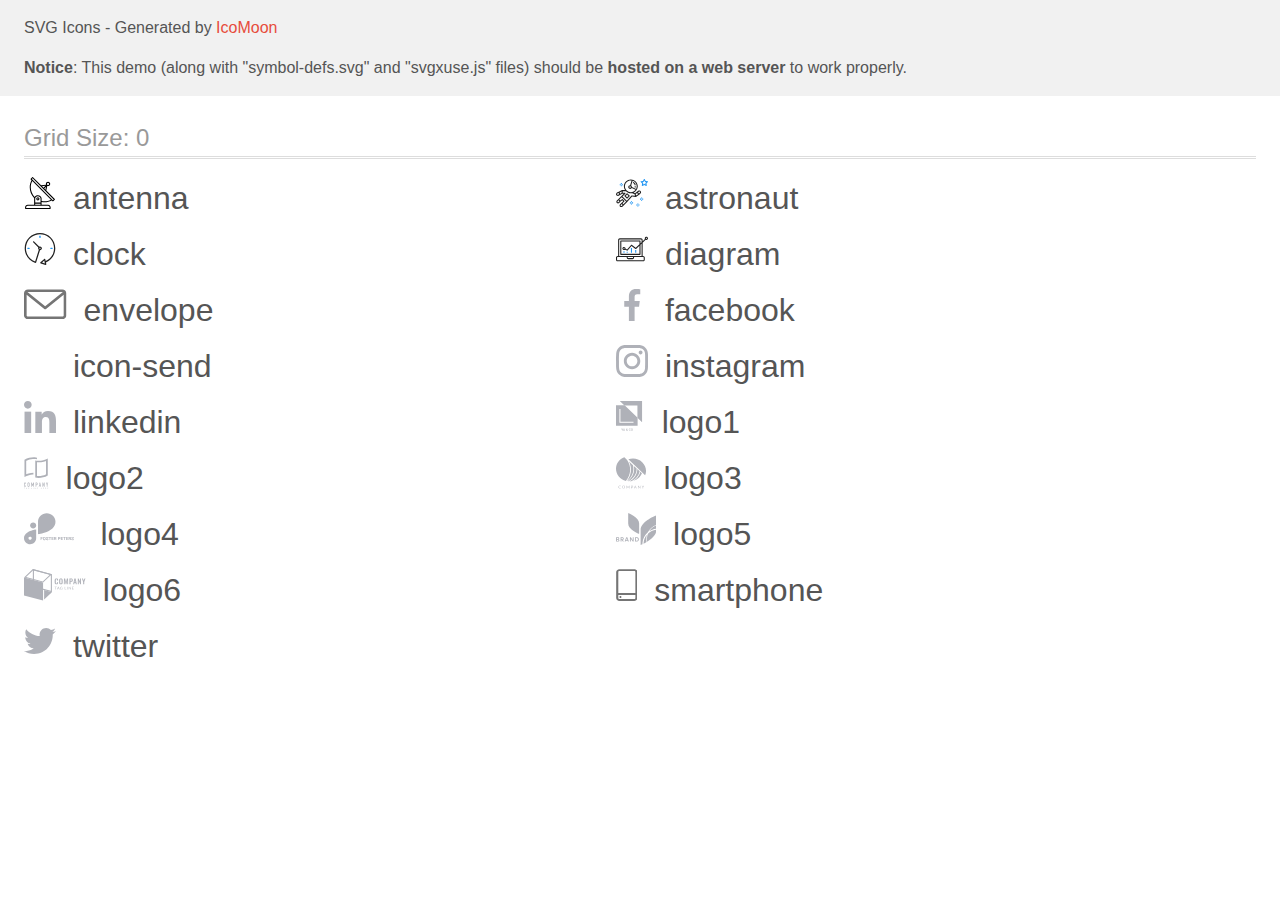
<file: images/icomoon (1)/demo-external-svg.html>
<!doctype html>
<html>
<head>
    <title>IcoMoon - SVG Icons</title>
    <meta charset="utf-8">
    <meta name="viewport" content="width=device-width, initial-scale=1">
    <link rel="stylesheet" href="demo-files/demo.css">
    <link rel="stylesheet" href="style.css">
</head>
<body>
<header class="bgc1 clearfix">
<div class="mhl">
    <p>SVG Icons - Generated by <a href="https://icomoon.io/app">IcoMoon</a></p><p><strong>Notice</strong>: This demo (along with "symbol-defs.svg" and "svgxuse.js" files) should be <b>hosted on a web server</b> to work properly.</p>
</div>
</header>
    <div class="clearfix mhl ptl">
        <h1 class="mvm mtn fgc1">Grid Size: 0</h1>
        <div class="glyph fs1">
            <div class="clearfix pbs">
                <svg class="icon antenna"><use xlink:href="symbol-defs.svg#antenna"></use></svg><span class="name"> antenna</span>
            </div>
        </div>
        <div class="glyph fs1">
            <div class="clearfix pbs">
                <svg class="icon astronaut"><use xlink:href="symbol-defs.svg#astronaut"></use></svg><span class="name"> astronaut</span>
            </div>
        </div>
        <div class="glyph fs1">
            <div class="clearfix pbs">
                <svg class="icon clock"><use xlink:href="symbol-defs.svg#clock"></use></svg><span class="name"> clock</span>
            </div>
        </div>
        <div class="glyph fs1">
            <div class="clearfix pbs">
                <svg class="icon diagram"><use xlink:href="symbol-defs.svg#diagram"></use></svg><span class="name"> diagram</span>
            </div>
        </div>
        <div class="glyph fs1">
            <div class="clearfix pbs">
                <svg class="icon envelope"><use xlink:href="symbol-defs.svg#envelope"></use></svg><span class="name"> envelope</span>
            </div>
        </div>
        <div class="glyph fs1">
            <div class="clearfix pbs">
                <svg class="icon facebook"><use xlink:href="symbol-defs.svg#facebook"></use></svg><span class="name"> facebook</span>
            </div>
        </div>
        <div class="glyph fs1">
            <div class="clearfix pbs">
                <svg class="icon icon-send"><use xlink:href="symbol-defs.svg#icon-send"></use></svg><span class="name"> icon-send</span>
            </div>
        </div>
        <div class="glyph fs1">
            <div class="clearfix pbs">
                <svg class="icon instagram"><use xlink:href="symbol-defs.svg#instagram"></use></svg><span class="name"> instagram</span>
            </div>
        </div>
        <div class="glyph fs1">
            <div class="clearfix pbs">
                <svg class="icon linkedin"><use xlink:href="symbol-defs.svg#linkedin"></use></svg><span class="name"> linkedin</span>
            </div>
        </div>
        <div class="glyph fs1">
            <div class="clearfix pbs">
                <svg class="icon logo1"><use xlink:href="symbol-defs.svg#logo1"></use></svg><span class="name"> logo1</span>
            </div>
        </div>
        <div class="glyph fs1">
            <div class="clearfix pbs">
                <svg class="icon logo2"><use xlink:href="symbol-defs.svg#logo2"></use></svg><span class="name"> logo2</span>
            </div>
        </div>
        <div class="glyph fs1">
            <div class="clearfix pbs">
                <svg class="icon logo3"><use xlink:href="symbol-defs.svg#logo3"></use></svg><span class="name"> logo3</span>
            </div>
        </div>
        <div class="glyph fs1">
            <div class="clearfix pbs">
                <svg class="icon logo4"><use xlink:href="symbol-defs.svg#logo4"></use></svg><span class="name"> logo4</span>
            </div>
        </div>
        <div class="glyph fs1">
            <div class="clearfix pbs">
                <svg class="icon logo5"><use xlink:href="symbol-defs.svg#logo5"></use></svg><span class="name"> logo5</span>
            </div>
        </div>
        <div class="glyph fs1">
            <div class="clearfix pbs">
                <svg class="icon logo6"><use xlink:href="symbol-defs.svg#logo6"></use></svg><span class="name"> logo6</span>
            </div>
        </div>
        <div class="glyph fs1">
            <div class="clearfix pbs">
                <svg class="icon smartphone"><use xlink:href="symbol-defs.svg#smartphone"></use></svg><span class="name"> smartphone</span>
            </div>
        </div>
        <div class="glyph fs1">
            <div class="clearfix pbs">
                <svg class="icon twitter"><use xlink:href="symbol-defs.svg#twitter"></use></svg><span class="name"> twitter</span>
            </div>
        </div>
  </div>
<script defer src="svgxuse.js"></script>
</body>
</html>
</file>
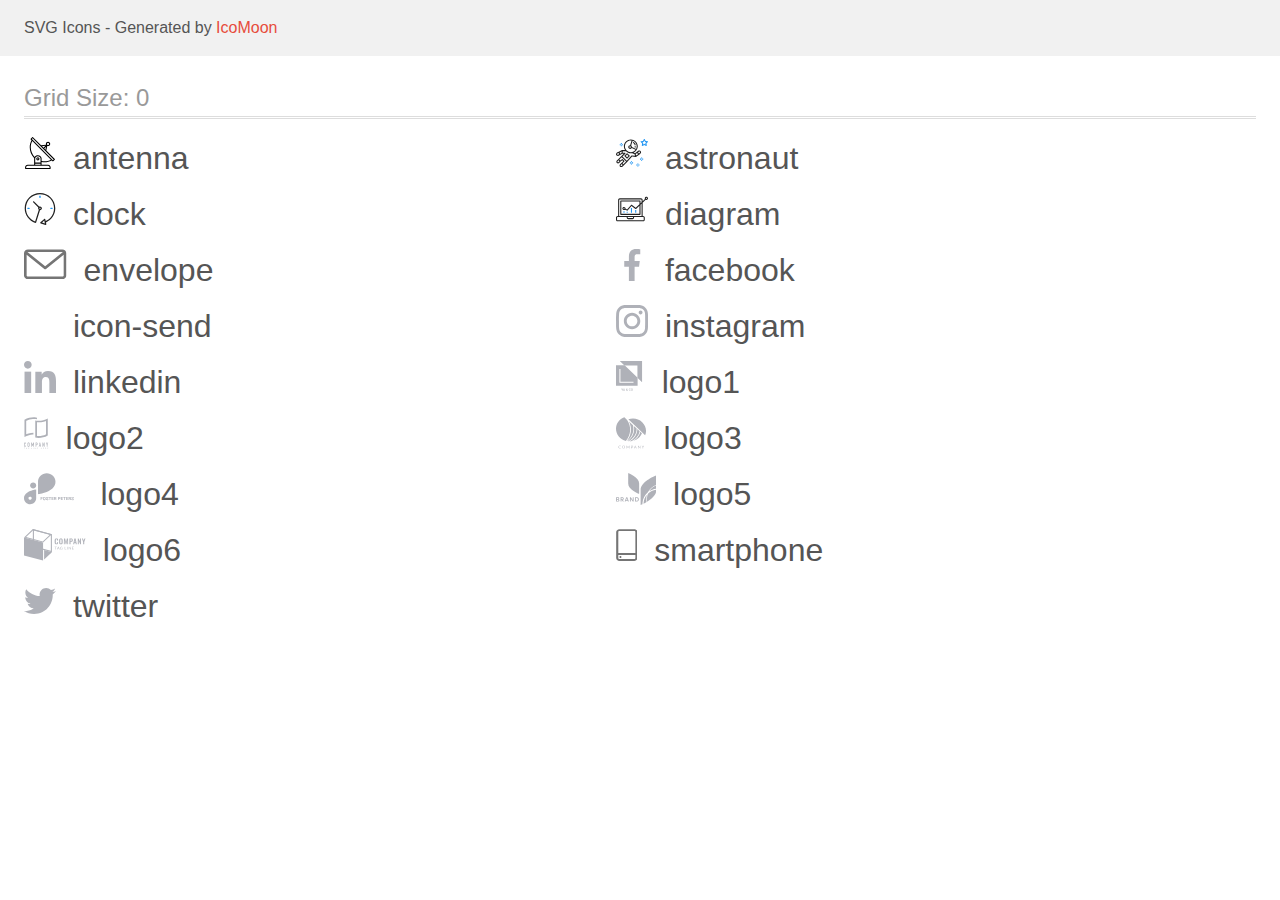
<file: images/icomoon (1)/demo.html>
<!doctype html>
<html>
<head>
    <title>IcoMoon - SVG Icons</title>
    <meta charset="utf-8">
    <meta name="viewport" content="width=device-width, initial-scale=1">
    <link rel="stylesheet" href="demo-files/demo.css">
    <link rel="stylesheet" href="style.css">
</head>
<body>
<svg aria-hidden="true" style="position: absolute; width: 0; height: 0; overflow: hidden;" version="1.1" xmlns="http://www.w3.org/2000/svg" xmlns:xlink="http://www.w3.org/1999/xlink">
<defs>
<symbol id="antenna" viewBox="0 0 32 32">
<path d="M30.773 22.098l-8.443-8.505 0.937-4.615c0.242 0.094 0.499 0.144 0.758 0.146h0.006c1.192 0.014 2.17-0.941 2.184-2.133s-0.941-2.17-2.133-2.184c-1.192-0.014-2.17 0.941-2.184 2.133-0.003 0.255 0.039 0.509 0.125 0.749l-4.96 0.605-8.091-8.133c-0.099-0.101-0.235-0.159-0.377-0.16-0.14 0.001-0.274 0.056-0.373 0.155l-1.513 1.504c-0.208 0.208-0.208 0.546 0 0.754l0.814 0.826c-3.153 5.798-2.129 12.978 2.519 17.663 0.043 0.041 0.092 0.074 0.146 0.098-0.034 0.18-0.051 0.364-0.052 0.547v6.187h-6.4c-1.472 0.002-2.665 1.195-2.667 2.667v1.067c0 0.295 0.239 0.533 0.533 0.533h24.533c0.295 0 0.533-0.239 0.533-0.533v-1.067c-0.002-1.472-1.195-2.665-2.667-2.667h-6.4v-2.742c1.003 0.21 2.024 0.317 3.049 0.32 2.458-0.003 4.877-0.615 7.040-1.783l0.818 0.823c0.099 0.101 0.235 0.159 0.377 0.16 0.14-0.001 0.274-0.056 0.373-0.155l1.513-1.504c0.208-0.208 0.208-0.546 0-0.754zM23.28 6.233c0.418-0.415 1.093-0.414 1.508 0.004s0.414 1.093-0.004 1.508c-0.2 0.199-0.47 0.31-0.752 0.31h-0.003c-0.589-0.003-1.064-0.483-1.061-1.072 0.002-0.282 0.115-0.552 0.314-0.751h-0.002zM22.024 9.738l-0.598 2.946-1.175-1.182 1.774-1.763zM21.419 8.836l-1.92 1.909-1.485-1.493 3.405-0.415zM24.004 28.8c0.884 0 1.6 0.716 1.6 1.6v0.533h-23.467v-0.533c0-0.884 0.716-1.6 1.6-1.6h20.267zM16.537 26.667v1.067h-5.333v-1.067h5.333zM11.204 25.6v-4.053c0-1.294 1.196-2.347 2.667-2.347s2.667 1.053 2.667 2.347v4.053h-5.333zM17.604 23.904v-2.357c0-1.882-1.675-3.413-3.733-3.413-1.331-0.020-2.576 0.657-3.281 1.786-4.058-4.274-4.971-10.645-2.279-15.887l18.602 18.708c-2.872 1.461-6.165 1.873-9.309 1.163zM28.893 23.22l-21.057-21.181 0.755-0.752 7.935 7.98c0.004 0 0.006 0.007 0.010 0.010l13.115 13.191-0.757 0.752z"></path>
<path d="M13.876 20.267h-0.005c-0.884-0.001-1.601 0.714-1.602 1.598s0.714 1.601 1.598 1.602h0.005c0.884 0.001 1.601-0.714 1.602-1.598s-0.714-1.601-1.598-1.602zM14.249 22.245c-0.1 0.1-0.236 0.156-0.378 0.155-0.295-0.002-0.532-0.242-0.531-0.536 0.001-0.141 0.057-0.276 0.157-0.375s0.233-0.154 0.373-0.155c0.295 0.002 0.532 0.241 0.53 0.536-0.001 0.141-0.057 0.276-0.157 0.375h0.005z"></path>
</symbol>
<symbol id="astronaut" viewBox="0 0 32 32">
<path fill="#2196f3" style="fill: var(--color1, #2196f3)" d="M31.974 4.524c-0.063-0.193-0.229-0.333-0.43-0.363l-1.91-0.278-0.855-1.731c-0.179-0.365-0.777-0.365-0.956 0l-0.855 1.731-1.91 0.278c-0.201 0.029-0.367 0.17-0.431 0.363-0.062 0.193-0.011 0.405 0.135 0.547l1.383 1.348-0.326 1.903c-0.034 0.2 0.048 0.402 0.212 0.522 0.166 0.121 0.382 0.135 0.562 0.040l1.709-0.899 1.709 0.899c0.078 0.041 0.164 0.061 0.249 0.061 0.11 0 0.221-0.034 0.314-0.102 0.164-0.119 0.246-0.322 0.212-0.522l-0.326-1.903 1.383-1.348c0.145-0.142 0.197-0.354 0.135-0.547zM29.511 5.851c-0.125 0.122-0.183 0.299-0.153 0.472l0.191 1.114-1-0.526c-0.078-0.041-0.163-0.061-0.249-0.061s-0.17 0.020-0.249 0.061l-1.001 0.526 0.191-1.114c0.030-0.173-0.028-0.349-0.153-0.472l-0.81-0.789 1.119-0.163c0.174-0.025 0.324-0.134 0.402-0.292l0.5-1.013 0.5 1.013c0.078 0.157 0.228 0.267 0.402 0.292l1.119 0.163-0.809 0.789z"></path>
<path fill="#2196f3" style="fill: var(--color1, #2196f3)" d="M26.133 20.522h-1.067v1.067h1.067v-1.067z"></path>
<path fill="#2196f3" style="fill: var(--color1, #2196f3)" d="M26.133 22.656h-1.067v1.067h1.067v-1.067z"></path>
<path fill="#2196f3" style="fill: var(--color1, #2196f3)" d="M27.2 21.589h-1.067v1.067h1.067v-1.067z"></path>
<path fill="#2196f3" style="fill: var(--color1, #2196f3)" d="M25.067 21.589h-1.067v1.067h1.067v-1.067z"></path>
<path fill="#2196f3" style="fill: var(--color1, #2196f3)" d="M22.4 26.389h-1.067v1.067h1.067v-1.067z"></path>
<path fill="#2196f3" style="fill: var(--color1, #2196f3)" d="M22.4 28.522h-1.067v1.067h1.067v-1.067z"></path>
<path fill="#2196f3" style="fill: var(--color1, #2196f3)" d="M23.467 27.456h-1.067v1.067h1.067v-1.067z"></path>
<path fill="#2196f3" style="fill: var(--color1, #2196f3)" d="M21.333 27.456h-1.067v1.067h1.067v-1.067z"></path>
<path fill="#2196f3" style="fill: var(--color1, #2196f3)" d="M16 24.256h-1.067v1.067h1.067v-1.067z"></path>
<path fill="#2196f3" style="fill: var(--color1, #2196f3)" d="M16 26.389h-1.067v1.067h1.067v-1.067z"></path>
<path fill="#2196f3" style="fill: var(--color1, #2196f3)" d="M17.067 25.322h-1.067v1.067h1.067v-1.067z"></path>
<path fill="#2196f3" style="fill: var(--color1, #2196f3)" d="M14.933 25.322h-1.067v1.067h1.067v-1.067z"></path>
<path fill="#2196f3" style="fill: var(--color1, #2196f3)" d="M5.866 6.122h-1.067v1.067h1.067v-1.067z"></path>
<path fill="#2196f3" style="fill: var(--color1, #2196f3)" d="M5.866 8.255h-1.067v1.067h1.067v-1.067z"></path>
<path fill="#2196f3" style="fill: var(--color1, #2196f3)" d="M6.933 7.189h-1.067v1.067h1.067v-1.067z"></path>
<path fill="#2196f3" style="fill: var(--color1, #2196f3)" d="M4.8 7.189h-1.067v1.067h1.067v-1.067z"></path>
<path fill="#212121" style="fill: var(--color2, #212121)" d="M24.715 14.159c-0.287-0.388-0.709-0.637-1.188-0.705-0.481-0.068-0.956 0.058-1.34 0.352l-1.252 0.96-1.898 1.417-1.358-0.541c2.421-1.086 4.114-3.508 4.114-6.32 0-3.823-3.123-6.933-6.961-6.933s-6.961 3.11-6.961 6.933c0 1.386 0.414 2.674 1.12 3.758l-2.764-0.024c-0.002 0-0.003 0-0.005 0-0.009 0-0.015 0.004-0.023 0.005-0.053 0.002-0.105 0.013-0.155 0.031-0.013 0.005-0.026 0.008-0.038 0.013-0.006 0.003-0.013 0.003-0.019 0.006l-3.233 1.596c-0.001 0-0.001 0-0.001 0.001l-1.893 0.911c-0.021 0.009-0.042 0.021-0.063 0.035-0.755 0.502-1.012 1.489-0.598 2.295 0.22 0.429 0.595 0.745 1.056 0.889 0.178 0.055 0.359 0.083 0.539 0.083 0.29 0 0.577-0.071 0.839-0.211l1.388-0.738 2.264-1.169 1.357-0.008-5.442 5.416c-0.001 0.001-0.001 0.001-0.002 0.001l-1.339 1.333c-0.316 0.315-0.49 0.732-0.49 1.178s0.174 0.863 0.49 1.179c0.325 0.323 0.752 0.485 1.179 0.485s0.854-0.162 1.18-0.485l1.314-1.309 1.741-1.3 0.901 0.897-1.762 1.754c-0 0.001-0.001 0.001-0.002 0.001l-1.339 1.333c-0.316 0.315-0.49 0.732-0.49 1.178s0.174 0.863 0.49 1.179c0.325 0.323 0.753 0.485 1.18 0.485s0.855-0.162 1.18-0.485l3.482-3.467c0.001-0.001 0.001-0.001 0.001-0.002l1.010-1-0.004-0.004c0.006-0.006 0.015-0.009 0.022-0.015l5.166-5.658 3.471 0.494c0.025 0.004 0.050 0.005 0.075 0.005 0.065 0 0.127-0.015 0.187-0.038 0.018-0.006 0.033-0.015 0.050-0.023 0.019-0.010 0.039-0.015 0.058-0.027l3.213-2.133c0.012-0.008 0.018-0.021 0.029-0.029 0.013-0.010 0.029-0.014 0.041-0.026l1.271-1.191c0.662-0.62 0.753-1.635 0.212-2.362zM2.13 17.77c-0.173 0.093-0.37 0.111-0.558 0.052-0.187-0.058-0.338-0.186-0.427-0.358-0.161-0.314-0.068-0.695 0.214-0.902l1.314-0.632 0.449 1.313-0.992 0.527zM5.628 15.942l-1.548 0.8-0.439-1.283 2.027-1.001-0.040 1.484zM20.727 9.322c0 0.918-0.219 1.785-0.599 2.559l-4.181-1.899c-0.044-0.573-0.341-1.075-0.788-1.388l1.464-4.86c2.378 0.756 4.105 2.974 4.105 5.588zM8.938 9.322c0-3.235 2.644-5.867 5.894-5.867 0.253 0 0.5 0.021 0.745 0.052l-1.432 4.754c-0.019-0.001-0.037-0.006-0.057-0.006-1.033 0-1.873 0.837-1.873 1.867s0.84 1.867 1.873 1.867c0.694 0 1.294-0.383 1.618-0.945l3.862 1.755c-1.075 1.446-2.795 2.39-4.737 2.39-3.25 0-5.894-2.632-5.894-5.867zM14.894 10.122c0 0.441-0.362 0.8-0.806 0.8s-0.806-0.359-0.806-0.8c0-0.441 0.362-0.8 0.806-0.8s0.806 0.359 0.806 0.8zM2.465 25.146c-0.236 0.234-0.619 0.234-0.854 0.001-0.114-0.114-0.176-0.263-0.176-0.423s0.062-0.309 0.176-0.421l0.962-0.959 0.851 0.848-0.959 0.955zM5.679 28.88c-0.236 0.234-0.619 0.235-0.855 0.001-0.114-0.114-0.176-0.263-0.176-0.423s0.062-0.309 0.176-0.421l0.963-0.959 0.852 0.848-0.96 0.955zM9.16 25.411c-0.001 0-0.001 0-0.002 0.001l-1.765 1.76-0.852-0.848 1.763-1.755c0 0 0 0 0-0s0.001-0.001 0.002-0.001c0.040-0.040 0.065-0.088 0.090-0.135 0.007-0.014 0.020-0.026 0.026-0.040 0.017-0.041 0.019-0.085 0.026-0.129 0.003-0.025 0.014-0.047 0.014-0.073 0-0.036-0.013-0.070-0.020-0.106-0.006-0.032-0.006-0.065-0.019-0.095-0.020-0.050-0.055-0.094-0.091-0.138-0.010-0.012-0.014-0.027-0.025-0.038 0 0 0 0-0.001 0s-0.001-0.002-0.001-0.002l-1.607-1.6c-0.017-0.017-0.039-0.024-0.058-0.038-0.028-0.022-0.055-0.042-0.087-0.058-0.030-0.015-0.061-0.024-0.093-0.033-0.034-0.010-0.067-0.017-0.103-0.020-0.033-0.002-0.063 0.001-0.095 0.005-0.036 0.004-0.069 0.009-0.104 0.020-0.034 0.011-0.063 0.027-0.094 0.045-0.020 0.011-0.042 0.015-0.061 0.029l-1.773 1.324-0.901-0.897 2.399-2.386 4.361 4.289-0.928 0.919zM15.979 18.394c-0.015-0.002-0.030 0.004-0.045 0.003-0.039-0.002-0.076 0.001-0.115 0.007-0.030 0.005-0.059 0.011-0.088 0.021-0.034 0.012-0.065 0.028-0.097 0.047-0.030 0.018-0.057 0.037-0.083 0.061-0.013 0.011-0.028 0.017-0.040 0.029l-4.698 5.146-4.328-4.257 2.833-2.818c0.209-0.208 0.21-0.546 0.002-0.755-0.105-0.105-0.243-0.157-0.381-0.156v-0.001l-2.219 0.013 0.028-1.607 3.104 0.027c1.265 1.294 3.029 2.101 4.981 2.101 0.437 0 0.864-0.045 1.279-0.123 0.040 0.032 0.079 0.065 0.13 0.085l2.41 0.96 0.152 0.758 0.178 0.885-3.003-0.427zM20.020 18.572l-0.313-1.558 1.446-1.080 0.947 1.257-2.080 1.381zM23.774 15.741l-0.838 0.785-0.931-1.236 0.831-0.637c0.155-0.119 0.351-0.168 0.543-0.143 0.193 0.027 0.364 0.128 0.48 0.284 0.217 0.292 0.18 0.699-0.085 0.947z"></path>
<path fill="#212121" style="fill: var(--color2, #212121)" d="M13.602 18.544l-2.143-2.133c-0.207-0.207-0.545-0.207-0.753 0l-2.142 2.133c-0.1 0.101-0.157 0.236-0.157 0.378s0.056 0.278 0.157 0.378l2.142 2.133c0.104 0.103 0.241 0.155 0.377 0.155s0.273-0.052 0.376-0.155l2.143-2.133c0.1-0.1 0.157-0.236 0.157-0.378s-0.057-0.278-0.157-0.378zM11.083 20.303l-1.387-1.381 1.387-1.381 1.387 1.381-1.387 1.381z"></path>
<path fill="#212121" style="fill: var(--color2, #212121)" d="M17.164 5.071l-0.258 1.036c0.071 0.018 1.738 0.452 1.738 2.149h1.067c-0-2.017-1.666-2.965-2.547-3.185z"></path>
<path fill="#212121" style="fill: var(--color2, #212121)" d="M19.711 9.322h-1.067v1.067h1.067v-1.067z"></path>
</symbol>
<symbol id="clock" viewBox="0 0 32 32">
<path fill="#212121" style="fill: var(--color2, #212121)" d="M31.297 15.301c-0.002-8.452-6.855-15.303-15.308-15.301s-15.303 6.855-15.301 15.308c0.001 6.658 4.307 12.551 10.649 14.576 0.061 0.019 0.124 0.029 0.187 0.029 0.121-0 0.239-0.032 0.342-0.094 0.135-0.080 0.236-0.207 0.283-0.356l3.865-12.25c1.057-0.005 1.909-0.866 1.903-1.923s-0.866-1.909-1.923-1.903c-0.284 0.001-0.565 0.067-0.82 0.191l-5.106-5.107c-0.253-0.245-0.657-0.238-0.902 0.016-0.239 0.247-0.239 0.639 0 0.886l5.103 5.109c-0.392 0.799-0.168 1.764 0.536 2.309l-3.683 11.673c-7.278-2.681-11.004-10.754-8.323-18.032s10.754-11.004 18.032-8.323 11.004 10.754 8.323 18.032c-1.31 3.556-4.001 6.431-7.462 7.973l-0.398-1.874c-0.073-0.344-0.411-0.565-0.756-0.492-0.109 0.023-0.209 0.074-0.292 0.148l-3.837 3.426c-0.263 0.234-0.287 0.637-0.052 0.9 0.076 0.085 0.174 0.149 0.283 0.184l4.899 1.563c0.335 0.108 0.694-0.077 0.802-0.412 0.034-0.106 0.040-0.219 0.017-0.328l-0.391-1.839c5.664-2.388 9.342-7.942 9.329-14.089v0zM15.992 14.664c0.352 0 0.638 0.286 0.638 0.638s-0.286 0.638-0.638 0.638c-0.352 0-0.638-0.285-0.638-0.638s0.285-0.638 0.638-0.638zM18.093 29.528l2.184-1.948 0.603 2.84-2.787-0.892z"></path>
<path fill="#2196f3" style="fill: var(--color1, #2196f3)" d="M15.354 3.185v1.275c0 0.352 0.285 0.638 0.638 0.638s0.638-0.285 0.638-0.638v-1.275c0-0.352-0.286-0.638-0.638-0.638s-0.638 0.286-0.638 0.638z"></path>
<path fill="#2196f3" style="fill: var(--color1, #2196f3)" d="M3.876 14.664c-0.352 0-0.638 0.286-0.638 0.638s0.285 0.638 0.638 0.638h1.275c0.352 0 0.638-0.285 0.638-0.638s-0.285-0.638-0.638-0.638h-1.275z"></path>
<path fill="#2196f3" style="fill: var(--color1, #2196f3)" d="M28.108 15.939c0.352 0 0.638-0.285 0.638-0.638s-0.285-0.638-0.638-0.638h-1.275c-0.352 0-0.638 0.286-0.638 0.638s0.286 0.638 0.638 0.638h1.275z"></path>
</symbol>
<symbol id="diagram" viewBox="0 0 32 32">
<path fill="#2196f3" style="fill: var(--color1, #2196f3)" d="M14.926 14.965h1.066v4.798h-1.066v-4.797z"></path>
<path fill="#2196f3" style="fill: var(--color1, #2196f3)" d="M19.19 17.097h1.066v2.665h-1.066v-2.665z"></path>
<path fill="#2196f3" style="fill: var(--color1, #2196f3)" d="M10.661 18.696h1.066v1.066h-1.066v-1.066z"></path>
<path fill="#2196f3" style="fill: var(--color1, #2196f3)" d="M7.463 18.163h1.066v1.599h-1.066v-1.599z"></path>
<path fill="#212121" style="fill: var(--color2, #212121)" d="M1.599 28.291h25.587c0.883 0 1.599-0.716 1.599-1.599v-2.132c0-0.883-0.716-1.599-1.599-1.599h-0.533v-13.293l3.028-2.868c0.703 0.346 1.553 0.136 2.013-0.499s0.396-1.508-0.152-2.068-1.42-0.644-2.065-0.198c-0.644 0.446-0.873 1.292-0.542 2.002l-2.281 2.163v-1.23c0-0.883-0.716-1.599-1.599-1.599h-21.322c-0.883 0-1.599 0.716-1.599 1.599v15.992h-0.533c-0.883 0-1.599 0.716-1.599 1.599v2.132c0 0.883 0.716 1.599 1.599 1.599zM30.384 4.837c0.294 0 0.533 0.239 0.533 0.533s-0.239 0.533-0.533 0.533c-0.294 0-0.533-0.239-0.533-0.533s0.239-0.533 0.533-0.533zM3.198 6.969c0-0.294 0.239-0.533 0.533-0.533h21.322c0.294 0 0.533 0.239 0.533 0.533v2.239l-1.066 1.013v-2.186c0-0.294-0.239-0.533-0.533-0.533h-19.19c-0.294 0-0.533 0.239-0.533 0.533v13.326c0 0.294 0.239 0.533 0.533 0.533h19.19c0.294 0 0.533-0.239 0.533-0.533v-9.674l1.066-1.010v12.284h-22.388v-15.992zM7.996 13.899c-0.721-0.002-1.354 0.478-1.546 1.174s0.105 1.433 0.725 1.801c0.62 0.368 1.41 0.276 1.928-0.226l1.853 0.93c0.215 0.108 0.476 0.057 0.636-0.123l3.939-4.431 3.872 2.901c0.208 0.156 0.498 0.139 0.686-0.039l3.365-3.188v8.131h-18.124v-12.26h18.124v2.66l-3.771 3.572-3.904-2.927c-0.222-0.166-0.534-0.135-0.718 0.072l-3.993 4.493-1.493-0.746c0.011-0.064 0.018-0.129 0.020-0.193 0-0.883-0.716-1.599-1.599-1.599zM8.529 15.498c0 0.294-0.239 0.533-0.533 0.533s-0.533-0.239-0.533-0.533c0-0.294 0.239-0.533 0.533-0.533s0.533 0.239 0.533 0.533zM11.727 24.026h5.331v0.533c0 0.294-0.239 0.533-0.533 0.533h-4.264c-0.294 0-0.533-0.239-0.533-0.533v-0.533zM1.066 24.56c0-0.294 0.239-0.533 0.533-0.533h9.062v0.533c0 0.883 0.716 1.599 1.599 1.599h4.264c0.883 0 1.599-0.716 1.599-1.599v-0.533h9.062c0.294 0 0.533 0.239 0.533 0.533v2.132c0 0.294-0.239 0.533-0.533 0.533h-25.587c-0.294 0-0.533-0.239-0.533-0.533v-2.132z"></path>
</symbol>
<symbol id="envelope" viewBox="0 0 43 32">
<path fill="#757575" style="fill: var(--color3, #757575)" d="M38.667 0.334h-34.667c-2.206 0-4 1.675-4 3.734v22.404c0 2.059 1.794 3.734 4 3.734h34.667c2.206 0 4-1.675 4-3.734v-22.404c0-2.059-1.794-3.734-4-3.734v0zM38.667 2.823c0.181 0 0.353 0.035 0.511 0.096l-17.844 14.437-17.844-14.437c0.158-0.061 0.33-0.096 0.511-0.096h34.667zM38.667 27.716h-34.667c-0.736 0-1.333-0.558-1.333-1.245v-20.922l17.793 14.395c0.251 0.203 0.563 0.304 0.874 0.304s0.622-0.101 0.874-0.304l17.793-14.395v20.922c0 0.687-0.598 1.244-1.333 1.244v0z"></path>
</symbol>
<symbol id="facebook" viewBox="0 0 32 32">
<path fill="#afb1b8" style="fill: var(--color4, #afb1b8)" d="M21.329 5.313h2.921v-5.088c-0.504-0.069-2.237-0.225-4.256-0.225-4.212 0-7.097 2.649-7.097 7.519v4.481h-4.648v5.688h4.648v14.312h5.699v-14.311h4.46l0.708-5.688h-5.169v-3.919c0.001-1.644 0.444-2.769 2.735-2.769z"></path>
</symbol>
<symbol id="icon-send" viewBox="0 0 32 32">
<path fill="#fff" style="fill: var(--color5, #fff)" d="M32 0l-32 18 10.227 3.788 15.773-14.788-11.998 16.186 0.010 0.004-0.012-0.004v8.814l5.735-6.691 7.265 2.691 5-28z"></path>
</symbol>
<symbol id="instagram" viewBox="0 0 32 32">
<path fill="#afb1b8" style="fill: var(--color4, #afb1b8)" d="M31.969 9.408c-0.075-1.7-0.35-2.869-0.744-3.882-0.406-1.075-1.032-2.038-1.851-2.838-0.8-0.813-1.769-1.444-2.832-1.844-1.019-0.394-2.182-0.669-3.882-0.744-1.713-0.081-2.257-0.1-6.601-0.1s-4.888 0.019-6.595 0.094c-1.7 0.075-2.869 0.35-3.882 0.744-1.075 0.406-2.038 1.031-2.838 1.85-0.813 0.8-1.444 1.769-1.844 2.832-0.394 1.019-0.669 2.182-0.744 3.882-0.081 1.713-0.1 2.257-0.1 6.601s0.019 4.888 0.094 6.595c0.075 1.7 0.35 2.869 0.744 3.882 0.406 1.075 1.038 2.038 1.85 2.838 0.8 0.813 1.769 1.444 2.832 1.844 1.019 0.394 2.182 0.669 3.882 0.744 1.706 0.075 2.25 0.094 6.595 0.094s4.888-0.019 6.595-0.094c1.7-0.075 2.869-0.35 3.882-0.744 2.151-0.832 3.851-2.532 4.682-4.682 0.394-1.019 0.669-2.182 0.744-3.882 0.075-1.707 0.094-2.251 0.094-6.595s-0.006-4.888-0.081-6.595zM29.087 22.473c-0.069 1.563-0.331 2.407-0.55 2.969-0.538 1.394-1.644 2.5-3.038 3.038-0.563 0.219-1.413 0.481-2.969 0.55-1.688 0.075-2.194 0.094-6.464 0.094s-4.782-0.019-6.464-0.094c-1.563-0.069-2.407-0.331-2.969-0.55-0.694-0.256-1.325-0.663-1.838-1.194-0.531-0.519-0.938-1.144-1.194-1.838-0.219-0.563-0.481-1.413-0.55-2.969-0.075-1.688-0.094-2.194-0.094-6.464s0.019-4.782 0.094-6.464c0.069-1.563 0.331-2.407 0.55-2.969 0.256-0.694 0.663-1.325 1.2-1.838 0.519-0.531 1.144-0.938 1.838-1.194 0.563-0.219 1.413-0.481 2.969-0.55 1.688-0.075 2.194-0.094 6.464-0.094 4.276 0 4.782 0.019 6.464 0.094 1.563 0.069 2.407 0.331 2.969 0.55 0.694 0.256 1.325 0.662 1.838 1.194 0.531 0.519 0.938 1.144 1.194 1.838 0.219 0.563 0.481 1.413 0.55 2.969 0.075 1.688 0.094 2.194 0.094 6.464s-0.019 4.77-0.094 6.458z"></path>
<path fill="#afb1b8" style="fill: var(--color4, #afb1b8)" d="M16.059 7.783c-4.538 0-8.22 3.682-8.22 8.22s3.682 8.22 8.22 8.22c4.539 0 8.22-3.682 8.22-8.22s-3.682-8.22-8.22-8.22zM16.059 21.335c-2.944 0-5.332-2.388-5.332-5.332s2.388-5.332 5.332-5.332c2.944 0 5.332 2.388 5.332 5.332s-2.388 5.332-5.332 5.332z"></path>
<path fill="#afb1b8" style="fill: var(--color4, #afb1b8)" d="M26.524 7.458c0 1.060-0.859 1.919-1.919 1.919s-1.919-0.859-1.919-1.919c0-1.060 0.859-1.919 1.919-1.919s1.919 0.859 1.919 1.919z"></path>
</symbol>
<symbol id="linkedin" viewBox="0 0 32 32">
<path fill="#afb1b8" style="fill: var(--color4, #afb1b8)" d="M31.992 32v-0.001h0.008v-11.736c0-5.741-1.236-10.164-7.948-10.164-3.227 0-5.392 1.771-6.276 3.449h-0.093v-2.913h-6.364v21.364h6.627v-10.579c0-2.785 0.528-5.479 3.977-5.479 3.399 0 3.449 3.179 3.449 5.657v10.401h6.62z"></path>
<path fill="#afb1b8" style="fill: var(--color4, #afb1b8)" d="M0.528 10.636h6.635v21.364h-6.635v-21.364z"></path>
<path fill="#afb1b8" style="fill: var(--color4, #afb1b8)" d="M3.843 0c-2.121 0-3.843 1.721-3.843 3.843s1.721 3.879 3.843 3.879c2.121 0 3.843-1.757 3.843-3.879-0.001-2.121-1.723-3.843-3.843-3.843v0z"></path>
</symbol>
<symbol id="logo1" viewBox="0 0 29 32">
<path fill="#afb1b8" style="fill: var(--color4, #afb1b8)" d="M3.84 0l4.677 4.428h13.046v12.351l4.677 4.428v-21.206h-22.4z"></path>
<path fill="#afb1b8" style="fill: var(--color4, #afb1b8)" d="M0 4.241v20.6h21.76v-8.188l-13.105-12.406-8.655-0.005zM17.615 21.828h-14.172v-13.854h1.002v12.916h13.17v0.938z"></path>
<path fill="#afb1b8" style="fill: var(--color4, #afb1b8)" d="M6.266 28.662l0.523-1.078h0.438l-0.763 1.438v0.837h-0.397v-0.837l-0.764-1.438h0.439l0.523 1.078zM8.513 29.329h-0.881l-0.184 0.53h-0.411l0.859-2.275h0.355l0.861 2.275h-0.412l-0.186-0.53zM7.743 29.010h0.659l-0.33-0.944-0.33 0.944zM10.071 29.244c0-0.105 0.029-0.202 0.086-0.289 0.057-0.089 0.17-0.193 0.339-0.314-0.088-0.111-0.151-0.206-0.186-0.284s-0.052-0.154-0.052-0.227c0-0.178 0.054-0.319 0.162-0.422s0.254-0.156 0.438-0.156c0.166 0 0.301 0.049 0.406 0.147 0.106 0.097 0.159 0.217 0.159 0.361 0 0.095-0.024 0.182-0.072 0.262-0.048 0.079-0.127 0.158-0.236 0.238l-0.155 0.113 0.439 0.519c0.064-0.125 0.095-0.264 0.095-0.417h0.33c0 0.28-0.066 0.51-0.197 0.689l0.334 0.395h-0.441l-0.128-0.152c-0.162 0.122-0.356 0.183-0.581 0.183s-0.405-0.059-0.541-0.178c-0.134-0.12-0.202-0.276-0.202-0.467zM10.824 29.587c0.128 0 0.248-0.043 0.359-0.128l-0.497-0.586-0.048 0.034c-0.125 0.095-0.188 0.203-0.188 0.325 0 0.105 0.034 0.191 0.102 0.256s0.158 0.098 0.272 0.098zM10.615 28.121c0 0.087 0.054 0.197 0.161 0.33l0.173-0.119 0.048-0.039c0.065-0.057 0.097-0.131 0.097-0.22 0-0.059-0.022-0.11-0.067-0.152-0.045-0.043-0.102-0.064-0.17-0.064-0.074 0-0.133 0.025-0.177 0.075s-0.066 0.113-0.066 0.189zM14.748 29.118c-0.023 0.243-0.113 0.432-0.269 0.569-0.156 0.135-0.364 0.203-0.623 0.203-0.181 0-0.341-0.043-0.48-0.128-0.137-0.086-0.244-0.209-0.319-0.367s-0.114-0.342-0.117-0.552v-0.212c0-0.215 0.038-0.404 0.114-0.567s0.185-0.29 0.327-0.378c0.143-0.088 0.307-0.133 0.494-0.133 0.251 0 0.453 0.068 0.606 0.205s0.242 0.329 0.267 0.578h-0.394c-0.019-0.164-0.067-0.281-0.144-0.353-0.076-0.073-0.188-0.109-0.336-0.109-0.172 0-0.304 0.063-0.397 0.189-0.092 0.125-0.139 0.309-0.141 0.552v0.202c0 0.246 0.044 0.433 0.131 0.563s0.218 0.194 0.387 0.194c0.155 0 0.272-0.035 0.35-0.105s0.128-0.186 0.148-0.348h0.394zM16.918 28.78c0 0.223-0.039 0.419-0.116 0.588-0.077 0.168-0.188 0.297-0.331 0.388-0.143 0.090-0.307 0.134-0.494 0.134-0.184 0-0.349-0.045-0.494-0.134-0.144-0.091-0.255-0.219-0.334-0.386-0.078-0.167-0.118-0.359-0.119-0.576v-0.128c0-0.222 0.039-0.418 0.117-0.588 0.079-0.17 0.19-0.299 0.333-0.389 0.144-0.091 0.308-0.136 0.494-0.136s0.349 0.045 0.492 0.134c0.144 0.088 0.255 0.217 0.333 0.384s0.118 0.361 0.119 0.583v0.127zM16.523 28.662c0-0.252-0.048-0.445-0.144-0.58-0.095-0.134-0.23-0.202-0.405-0.202-0.171 0-0.305 0.067-0.402 0.202-0.096 0.133-0.145 0.322-0.147 0.567v0.131c0 0.25 0.048 0.443 0.145 0.58s0.233 0.205 0.406 0.205c0.175 0 0.309-0.067 0.403-0.2 0.095-0.133 0.142-0.328 0.142-0.584v-0.119z"></path>
</symbol>
<symbol id="logo2" viewBox="0 0 25 32">
<path fill="#afb1b8" style="fill: var(--color4, #afb1b8)" d="M10.447 1.806h0.084c0.156 0 0.324 0.016 0.49 0.030 0.734 0.052 1.463 0.162 2.179 0.329v-1.762c-0.738-0.185-1.491-0.305-2.25-0.358-0.288-0.022-0.595-0.036-0.909-0.044h-0.263c-1.523 0.006-3.039 0.201-4.515 0.582-1.68 0.419-3.293 1.075-4.79 1.948v17.475c1.442-0.783 2.976-1.381 4.566-1.779 1.256-0.32 2.539-0.517 3.833-0.588h0.051c0.216-0.011 0.433-0.017 0.655-0.019v-1.79c-1.681 0.022-3.353 0.244-4.982 0.662-0.602 0.157-1.185 0.325-1.731 0.513l-0.623 0.211v-13.625l0.266-0.128c2.032-0.963 4.229-1.524 6.471-1.651 0.019-0.001 0.037-0.001 0.056 0 0.248-0.013 0.497-0.019 0.741-0.019h0.28c0.129 0.003 0.258 0.006 0.388 0.014z"></path>
<path fill="#afb1b8" style="fill: var(--color4, #afb1b8)" d="M14.837 3.651c-0.409 0-0.814-0.014-1.205-0.044-0.467-0.034-0.947-0.091-1.401-0.167-0.277-0.047-0.55-0.103-0.814-0.164v17.275c1.12 0.277 2.271 0.413 3.425 0.404 1.523-0.006 3.039-0.201 4.515-0.581 1.68-0.42 3.294-1.075 4.792-1.948v-17.163c-1.442 0.783-2.975 1.381-4.564 1.781-1.551 0.398-3.145 0.603-4.747 0.609zM21.745 3.95l0.623-0.21v13.63l-0.266 0.128c-1.021 0.486-2.087 0.869-3.184 1.144-1.331 0.344-2.7 0.522-4.074 0.527-0.411 0-0.819-0.017-1.214-0.052l-0.427-0.038v-14.017l0.497 0.033c0.361 0.023 0.735 0.034 1.141 0.034 1.745-0.006 3.483-0.229 5.173-0.663 0.581-0.153 1.158-0.325 1.731-0.518z"></path>
<path fill="#afb1b8" style="fill: var(--color4, #afb1b8)" d="M1.684 25.977c-0.090-0.093-0.197-0.166-0.317-0.214s-0.247-0.071-0.376-0.066c-0.137-0.002-0.273 0.024-0.4 0.075-0.117 0.046-0.222 0.116-0.311 0.205s-0.156 0.196-0.201 0.313c-0.049 0.123-0.073 0.254-0.072 0.387v2.335c-0.006 0.165 0.026 0.328 0.092 0.479 0.055 0.12 0.135 0.226 0.233 0.313 0.093 0.079 0.203 0.135 0.321 0.166 0.114 0.032 0.231 0.048 0.349 0.049 0.13 0.001 0.259-0.027 0.377-0.081 0.117-0.051 0.222-0.124 0.311-0.216 0.087-0.091 0.156-0.197 0.204-0.313 0.050-0.118 0.075-0.244 0.075-0.372v-0.261h-0.61v0.208c0.002 0.071-0.010 0.142-0.036 0.208-0.020 0.050-0.050 0.095-0.089 0.131-0.038 0.031-0.081 0.053-0.128 0.067-0.041 0.014-0.084 0.021-0.128 0.022-0.054 0.006-0.11-0.002-0.16-0.024s-0.094-0.057-0.126-0.101c-0.058-0.094-0.086-0.203-0.081-0.313v-2.177c-0.004-0.121 0.022-0.241 0.075-0.349 0.032-0.049 0.077-0.089 0.129-0.113s0.112-0.034 0.17-0.027c0.053-0.002 0.105 0.009 0.152 0.032s0.089 0.057 0.12 0.099c0.068 0.090 0.104 0.2 0.101 0.313v0.202h0.604v-0.238c0.001-0.14-0.024-0.278-0.075-0.408-0.045-0.122-0.114-0.234-0.204-0.329z"></path>
<path fill="#afb1b8" style="fill: var(--color4, #afb1b8)" d="M5.31 25.95c-0.195-0.164-0.44-0.255-0.694-0.257-0.124 0.001-0.248 0.023-0.364 0.066-0.119 0.042-0.228 0.107-0.322 0.191-0.101 0.091-0.182 0.202-0.237 0.327-0.061 0.143-0.092 0.297-0.089 0.452v2.239c-0.004 0.158 0.026 0.314 0.089 0.459 0.055 0.12 0.136 0.227 0.237 0.313 0.093 0.087 0.203 0.154 0.322 0.197 0.117 0.043 0.24 0.065 0.364 0.066s0.248-0.023 0.364-0.066c0.121-0.044 0.233-0.111 0.33-0.197 0.097-0.087 0.176-0.194 0.23-0.313 0.063-0.144 0.093-0.301 0.089-0.459v-2.239c0.003-0.155-0.027-0.31-0.089-0.452-0.054-0.123-0.133-0.235-0.23-0.327zM5.025 28.969c0.005 0.060-0.003 0.12-0.024 0.176s-0.054 0.107-0.097 0.148c-0.081 0.068-0.182 0.105-0.287 0.105s-0.207-0.037-0.287-0.105c-0.043-0.041-0.076-0.092-0.097-0.148s-0.029-0.116-0.024-0.176v-2.239c-0.005-0.060 0.003-0.12 0.024-0.176s0.054-0.107 0.097-0.148c0.081-0.068 0.182-0.105 0.287-0.105s0.207 0.037 0.287 0.105c0.043 0.041 0.076 0.092 0.097 0.148s0.029 0.116 0.024 0.176v2.239z"></path>
<path fill="#afb1b8" style="fill: var(--color4, #afb1b8)" d="M10.072 29.969v-4.239h-0.587l-0.771 2.244h-0.011l-0.777-2.244h-0.581v4.239h0.606v-2.579h0.011l0.593 1.823h0.302l0.598-1.823h0.011v2.579h0.606z"></path>
<path fill="#afb1b8" style="fill: var(--color4, #afb1b8)" d="M13.513 26.027c-0.093-0.105-0.211-0.184-0.342-0.232-0.142-0.046-0.29-0.068-0.439-0.066h-0.9v4.239h0.604v-1.656h0.311c0.188 0.009 0.376-0.031 0.545-0.116 0.137-0.076 0.252-0.188 0.332-0.324 0.070-0.113 0.117-0.238 0.139-0.369 0.024-0.16 0.035-0.321 0.033-0.482 0.006-0.204-0.014-0.407-0.059-0.606-0.040-0.147-0.117-0.281-0.223-0.39zM13.201 27.32c-0.003 0.077-0.022 0.152-0.056 0.221-0.035 0.065-0.089 0.117-0.156 0.149-0.089 0.040-0.187 0.058-0.285 0.053h-0.276v-1.441h0.311c0.094-0.005 0.187 0.014 0.272 0.053 0.062 0.036 0.112 0.091 0.142 0.156 0.033 0.075 0.051 0.155 0.053 0.236 0 0.089 0 0.183 0 0.282s0.006 0.2 0 0.291h-0.006z"></path>
<path fill="#afb1b8" style="fill: var(--color4, #afb1b8)" d="M16.374 25.73h-0.495l-0.934 4.239h0.604l0.177-0.911h0.823l0.177 0.911h0.604l-0.957-4.239zM15.817 28.481l0.297-1.537h0.011l0.296 1.537h-0.604z"></path>
<path fill="#afb1b8" style="fill: var(--color4, #afb1b8)" d="M20.277 28.283h-0.011l-0.912-2.554h-0.581v4.239h0.604v-2.549h0.012l0.923 2.549h0.568v-4.239h-0.604v2.554z"></path>
<path fill="#afb1b8" style="fill: var(--color4, #afb1b8)" d="M23.968 25.73l-0.486 1.685h-0.012l-0.486-1.685h-0.64l0.83 2.447v1.792h0.604v-1.792l0.83-2.447h-0.64z"></path>
<path fill="#afb1b8" style="fill: var(--color4, #afb1b8)" d="M0 31.166h0.291v0.817h0.198v-0.817h0.29v-0.167h-0.778v0.167z"></path>
<path fill="#afb1b8" style="fill: var(--color4, #afb1b8)" d="M2.447 30.999l-0.381 0.984h0.21l0.081-0.224h0.392l0.084 0.224h0.215l-0.391-0.984h-0.21zM2.416 31.593l0.134-0.365 0.134 0.365h-0.268z"></path>
<path fill="#afb1b8" style="fill: var(--color4, #afb1b8)" d="M4.866 31.62h0.227v0.127c-0.066 0.053-0.149 0.082-0.234 0.083-0.040 0.002-0.079-0.005-0.116-0.021s-0.068-0.041-0.093-0.072c-0.052-0.075-0.078-0.165-0.073-0.257 0-0.219 0.095-0.329 0.283-0.329 0.050-0.005 0.099 0.008 0.14 0.037s0.070 0.071 0.082 0.12l0.195-0.038c-0.042-0.192-0.181-0.289-0.417-0.289-0.127-0.003-0.25 0.042-0.344 0.127-0.050 0.049-0.088 0.108-0.112 0.174s-0.034 0.135-0.029 0.205c-0.006 0.135 0.039 0.267 0.126 0.369 0.048 0.050 0.107 0.088 0.171 0.113s0.134 0.035 0.203 0.031c0.154 0.004 0.304-0.052 0.417-0.157v-0.388h-0.427v0.166z"></path>
<path fill="#afb1b8" style="fill: var(--color4, #afb1b8)" d="M7.337 30.999h-0.199v0.984h0.69v-0.167h-0.49v-0.817z"></path>
<path fill="#afb1b8" style="fill: var(--color4, #afb1b8)" d="M9.426 30.999h-0.199v0.984h0.199v-0.984z"></path>
<path fill="#afb1b8" style="fill: var(--color4, #afb1b8)" d="M11.469 31.656l-0.403-0.657h-0.193v0.984h0.185v-0.643l0.395 0.643h0.198v-0.984h-0.182v0.657z"></path>
<path fill="#afb1b8" style="fill: var(--color4, #afb1b8)" d="M13.315 31.549h0.49v-0.167h-0.49v-0.216h0.528v-0.167h-0.727v0.984h0.747v-0.167h-0.548v-0.266z"></path>
<path fill="#afb1b8" style="fill: var(--color4, #afb1b8)" d="M17.792 31.387h-0.388v-0.388h-0.198v0.984h0.198v-0.43h0.388v0.43h0.198v-0.984h-0.198v0.388z"></path>
<path fill="#afb1b8" style="fill: var(--color4, #afb1b8)" d="M19.649 31.549h0.492v-0.167h-0.492v-0.216h0.529v-0.167h-0.727v0.984h0.746v-0.167h-0.548v-0.266z"></path>
<path fill="#afb1b8" style="fill: var(--color4, #afb1b8)" d="M22.168 31.549c0.171-0.027 0.258-0.117 0.258-0.274 0.005-0.042-0.001-0.084-0.018-0.123s-0.044-0.072-0.078-0.096c-0.089-0.045-0.189-0.065-0.288-0.058h-0.417v0.984h0.198v-0.412h0.039c0.042-0.003 0.084 0.005 0.123 0.022 0.029 0.018 0.053 0.043 0.070 0.072l0.215 0.313h0.237l-0.12-0.192c-0.053-0.095-0.128-0.176-0.218-0.236zM21.969 31.413h-0.146v-0.247h0.156c0.068-0.005 0.136 0.002 0.201 0.023 0.014 0.013 0.026 0.029 0.033 0.046s0.011 0.037 0.010 0.056c-0.001 0.019-0.006 0.038-0.015 0.055s-0.022 0.032-0.037 0.043c-0.065 0.020-0.133 0.028-0.201 0.023z"></path>
<path fill="#afb1b8" style="fill: var(--color4, #afb1b8)" d="M24.067 31.549h0.49v-0.167h-0.49v-0.216h0.529v-0.167h-0.729v0.984h0.747v-0.167h-0.548v-0.266z"></path>
</symbol>
<symbol id="logo3" viewBox="0 0 31 32">
<path fill="#afb1b8" style="fill: var(--color4, #afb1b8)" d="M4.722 31.103c0.011 0 0.022 0.003 0.032 0.007s0.019 0.011 0.027 0.018l0.153 0.161c-0.119 0.13-0.266 0.234-0.431 0.305-0.193 0.077-0.401 0.115-0.611 0.109-0.197 0.004-0.392-0.031-0.574-0.102-0.164-0.065-0.312-0.164-0.433-0.288-0.123-0.129-0.218-0.28-0.279-0.445-0.067-0.184-0.1-0.377-0.098-0.571-0.003-0.195 0.033-0.39 0.105-0.573 0.067-0.166 0.168-0.317 0.297-0.445 0.131-0.126 0.287-0.224 0.459-0.29 0.189-0.070 0.389-0.104 0.591-0.102 0.188-0.004 0.375 0.027 0.549 0.093 0.152 0.063 0.291 0.15 0.412 0.257l-0.128 0.171c-0.009 0.012-0.020 0.023-0.033 0.031-0.015 0.010-0.033 0.014-0.052 0.013-0.020-0.001-0.039-0.008-0.056-0.018l-0.069-0.046-0.096-0.058c-0.041-0.022-0.084-0.041-0.128-0.057-0.057-0.019-0.115-0.035-0.174-0.046-0.075-0.013-0.151-0.019-0.228-0.018-0.146-0.002-0.29 0.024-0.425 0.077-0.126 0.048-0.239 0.122-0.333 0.215-0.095 0.099-0.169 0.216-0.216 0.343-0.054 0.145-0.080 0.298-0.078 0.452-0.002 0.156 0.024 0.312 0.078 0.46 0.047 0.126 0.119 0.242 0.212 0.341 0.088 0.093 0.196 0.165 0.318 0.212 0.125 0.049 0.259 0.074 0.394 0.073 0.078 0.001 0.156-0.004 0.234-0.015 0.126-0.015 0.247-0.056 0.354-0.122 0.054-0.034 0.104-0.072 0.151-0.113 0.020-0.018 0.046-0.028 0.073-0.029z"></path>
<path fill="#afb1b8" style="fill: var(--color4, #afb1b8)" d="M9.144 30.296c0.002 0.194-0.033 0.386-0.103 0.567-0.062 0.165-0.161 0.315-0.288 0.44s-0.282 0.224-0.452 0.289c-0.375 0.136-0.789 0.136-1.164 0-0.169-0.066-0.323-0.165-0.45-0.29-0.128-0.128-0.227-0.279-0.291-0.445-0.138-0.367-0.138-0.769 0-1.136 0.065-0.166 0.164-0.317 0.291-0.447 0.128-0.121 0.281-0.216 0.45-0.279 0.374-0.139 0.79-0.139 1.164 0 0.17 0.066 0.324 0.165 0.452 0.29 0.126 0.127 0.224 0.276 0.289 0.44 0.071 0.183 0.106 0.376 0.103 0.571zM8.742 30.296c0.003-0.155-0.022-0.309-0.073-0.456-0.043-0.126-0.113-0.242-0.205-0.341-0.090-0.094-0.2-0.167-0.323-0.215-0.272-0.1-0.574-0.1-0.846 0-0.123 0.048-0.234 0.121-0.324 0.215-0.093 0.098-0.164 0.215-0.207 0.341-0.097 0.297-0.097 0.615 0 0.912 0.043 0.126 0.114 0.242 0.207 0.341 0.090 0.093 0.2 0.166 0.324 0.213 0.273 0.097 0.573 0.097 0.846 0 0.123-0.047 0.234-0.12 0.323-0.213 0.092-0.099 0.162-0.215 0.205-0.341 0.051-0.147 0.076-0.301 0.073-0.456z"></path>
<path fill="#afb1b8" style="fill: var(--color4, #afb1b8)" d="M12.161 30.774l0.040 0.102c0.015-0.036 0.029-0.069 0.044-0.102 0.015-0.034 0.031-0.068 0.050-0.1l0.978-1.694c0.019-0.029 0.036-0.047 0.056-0.053 0.026-0.008 0.053-0.011 0.080-0.009h0.289v2.755h-0.343v-2.026c0-0.026 0-0.055 0-0.086-0.002-0.032-0.002-0.063 0-0.095l-0.984 1.718c-0.012 0.026-0.033 0.047-0.058 0.063s-0.054 0.023-0.084 0.023h-0.056c-0.030 0-0.059-0.007-0.084-0.023s-0.045-0.037-0.057-0.063l-1.013-1.729c0 0.033 0 0.066 0 0.099s0 0.062 0 0.088v2.026h-0.331v-2.75h0.289c0.027-0.002 0.054 0.002 0.080 0.009 0.024 0.011 0.043 0.030 0.054 0.053l0.999 1.696c0.020 0.031 0.036 0.064 0.050 0.098z"></path>
<path fill="#afb1b8" style="fill: var(--color4, #afb1b8)" d="M15.842 30.638v1.032h-0.383v-2.752h0.854c0.161-0.003 0.322 0.017 0.477 0.060 0.124 0.033 0.239 0.092 0.337 0.171 0.085 0.075 0.151 0.167 0.191 0.27 0.045 0.112 0.067 0.232 0.065 0.352 0.002 0.121-0.022 0.24-0.071 0.352-0.046 0.106-0.117 0.2-0.207 0.275-0.098 0.083-0.214 0.145-0.339 0.182-0.149 0.045-0.305 0.067-0.461 0.064l-0.463-0.007zM15.842 30.342h0.463c0.101 0.001 0.201-0.013 0.297-0.042 0.079-0.025 0.152-0.066 0.214-0.119 0.057-0.050 0.102-0.113 0.13-0.182 0.031-0.074 0.047-0.152 0.046-0.232 0.004-0.076-0.009-0.153-0.038-0.224s-0.075-0.135-0.134-0.188c-0.146-0.109-0.33-0.162-0.515-0.148h-0.463v1.134z"></path>
<path fill="#afb1b8" style="fill: var(--color4, #afb1b8)" d="M20.987 31.673h-0.302c-0.030 0.001-0.060-0.008-0.084-0.026-0.022-0.017-0.039-0.039-0.050-0.064l-0.26-0.666h-1.307l-0.27 0.666c-0.010 0.024-0.026 0.046-0.048 0.062-0.024 0.019-0.055 0.028-0.086 0.027h-0.302l1.148-2.756h0.398l1.164 2.756zM19.092 30.65h1.080l-0.456-1.122c-0.035-0.084-0.064-0.171-0.086-0.259l-0.044 0.144c-0.013 0.044-0.029 0.084-0.042 0.117l-0.452 1.12z"></path>
<path fill="#afb1b8" style="fill: var(--color4, #afb1b8)" d="M22.641 28.931c0.023 0.012 0.043 0.029 0.057 0.049l1.675 2.077c0-0.033 0-0.066 0-0.097s0-0.062 0-0.091v-1.951h0.343v2.756h-0.191c-0.027 0.001-0.054-0.005-0.078-0.016-0.024-0.013-0.044-0.030-0.061-0.051l-1.673-2.075c0.002 0.032 0.002 0.063 0 0.095 0 0.031 0 0.058 0 0.084v1.964h-0.343v-2.756h0.203c0.024-0.001 0.047 0.004 0.069 0.013z"></path>
<path fill="#afb1b8" style="fill: var(--color4, #afb1b8)" d="M27.537 30.577v1.094h-0.383v-1.094l-1.059-1.66h0.343c0.030-0.002 0.059 0.007 0.082 0.024 0.021 0.018 0.038 0.039 0.052 0.062l0.662 1.071c0.027 0.046 0.050 0.088 0.069 0.128s0.034 0.078 0.048 0.117l0.050-0.119c0.019-0.043 0.040-0.085 0.065-0.126l0.653-1.078c0.014-0.021 0.030-0.041 0.050-0.058 0.023-0.019 0.052-0.029 0.082-0.027h0.346l-1.060 1.667z"></path>
<path fill="#afb1b8" style="fill: var(--color4, #afb1b8)" d="M11.971 24.293c0.167 0.020 0.335 0.036 0.505 0.051 2.583-1.101 4.768-2.902 6.282-5.18s2.29-4.929 2.231-7.624l-2.846-2.712c0.579 2.869 0.308 5.836-0.782 8.567s-2.956 5.12-5.389 6.898z"></path>
<path fill="#afb1b8" style="fill: var(--color4, #afb1b8)" d="M10.955 24.167l0.076 0.015c2.6-1.772 4.583-4.247 5.691-7.104s1.292-5.965 0.526-8.922l-4.054-3.862c1.64 3.175 2.3 6.728 1.903 10.246s-1.833 6.857-4.143 9.628z"></path>
<path fill="#afb1b8" style="fill: var(--color4, #afb1b8)" d="M24.704 14.725c-0.689 2.961-2.362 5.632-4.77 7.616-0.703 0.582-1.462 1.101-2.266 1.55 1.961-0.549 3.764-1.52 5.269-2.838s2.672-2.947 3.412-4.763l-1.644-1.565z"></path>
<path fill="#afb1b8" style="fill: var(--color4, #afb1b8)" d="M24.059 14.289l-2.341-2.23c-0.045 2.543-0.804 5.028-2.197 7.197s-3.372 3.943-5.729 5.137h0.012c0.525-0 1.050-0.030 1.572-0.089 2.203-0.857 4.148-2.219 5.664-3.967s2.553-3.825 3.021-6.047z"></path>
<path fill="#afb1b8" style="fill: var(--color4, #afb1b8)" d="M11.294 2.664l-2.793-2.664c-2.497 0.919-4.644 2.535-6.161 4.636s-2.332 4.589-2.34 7.139v0c0.009 2.818 1.005 5.552 2.829 7.77s4.372 3.793 7.242 4.476c2.561-2.973 4.061-6.647 4.281-10.488s-0.851-7.648-3.058-10.869z"></path>
<path fill="#afb1b8" style="fill: var(--color4, #afb1b8)" d="M30.512 13.878c-0.010-3.343-1.409-6.546-3.89-8.91s-5.843-3.696-9.352-3.706c-1.621-0.002-3.229 0.283-4.741 0.841l17.099 16.291c0.585-1.44 0.885-2.971 0.884-4.515z"></path>
</symbol>
<symbol id="logo4" viewBox="0 0 60 32">
<path fill="#afb1b8" style="fill: var(--color4, #afb1b8)" d="M9.229 9.548h-0.002c-1.684 0-3.048 1.33-3.048 2.971v0.002c0 1.641 1.365 2.971 3.048 2.971h0.002c1.684 0 3.048-1.33 3.048-2.971v-0.002c0-1.641-1.365-2.971-3.048-2.971z"></path>
<path fill="#afb1b8" style="fill: var(--color4, #afb1b8)" d="M31.73 8.599c-0.005-2.279-0.936-4.463-2.589-6.074s-3.894-2.519-6.233-2.524v0c-2.339 0.004-4.581 0.911-6.235 2.523s-2.586 3.796-2.59 6.076v0 12.566c0 0 17.645-1.915 17.647-12.564v-0.002z"></path>
<path fill="#afb1b8" style="fill: var(--color4, #afb1b8)" d="M0 25.289c0.004 1.586 0.652 3.105 1.803 4.226s2.709 1.753 4.336 1.758v0c1.627-0.005 3.185-0.636 4.336-1.757s1.799-2.64 1.803-4.225v0-8.744c0 0-12.278 1.334-12.278 8.742zM6.139 26.856c-0.318 0-0.629-0.092-0.893-0.264s-0.47-0.417-0.592-0.703-0.154-0.601-0.091-0.905c0.062-0.304 0.215-0.583 0.44-0.802s0.511-0.368 0.823-0.429c0.312-0.060 0.635-0.029 0.929 0.089s0.545 0.319 0.721 0.577c0.177 0.258 0.271 0.561 0.271 0.87 0.001 0.206-0.040 0.411-0.121 0.601s-0.199 0.364-0.348 0.51c-0.149 0.146-0.327 0.262-0.522 0.341s-0.405 0.12-0.617 0.12v-0.006z"></path>
<path fill="#afb1b8" style="fill: var(--color4, #afb1b8)" d="M18.671 25.884h-1.256v1.297h-0.654v-3.174h2.067v0.53h-1.413v0.82h1.256v0.528zM21.815 25.666c0 0.312-0.055 0.587-0.166 0.822s-0.269 0.417-0.475 0.545c-0.205 0.128-0.44 0.192-0.706 0.192-0.263 0-0.498-0.063-0.704-0.19s-0.366-0.307-0.48-0.541c-0.113-0.235-0.171-0.506-0.172-0.811v-0.157c0-0.312 0.056-0.587 0.168-0.824 0.113-0.238 0.273-0.421 0.477-0.547 0.206-0.128 0.442-0.192 0.706-0.192s0.499 0.064 0.704 0.192c0.206 0.126 0.366 0.309 0.477 0.547 0.113 0.237 0.17 0.511 0.17 0.822v0.142zM21.152 25.522c0-0.333-0.060-0.586-0.179-0.759s-0.289-0.259-0.51-0.259c-0.219 0-0.389 0.086-0.508 0.257-0.119 0.17-0.18 0.42-0.181 0.75v0.155c0 0.324 0.060 0.576 0.179 0.754s0.291 0.268 0.515 0.268c0.219 0 0.388-0.086 0.506-0.257 0.118-0.173 0.177-0.424 0.179-0.754v-0.155zM23.936 26.348c0-0.124-0.044-0.218-0.131-0.283-0.087-0.067-0.244-0.137-0.471-0.209-0.227-0.074-0.406-0.147-0.538-0.218-0.36-0.195-0.541-0.457-0.541-0.787 0-0.172 0.048-0.324 0.144-0.458 0.097-0.135 0.236-0.241 0.416-0.316 0.182-0.076 0.385-0.113 0.611-0.113 0.227 0 0.429 0.041 0.606 0.124 0.177 0.081 0.315 0.197 0.412 0.347 0.099 0.15 0.148 0.32 0.148 0.51h-0.654c0-0.145-0.046-0.258-0.137-0.338-0.092-0.081-0.22-0.122-0.386-0.122-0.16 0-0.284 0.034-0.373 0.102-0.089 0.067-0.133 0.156-0.133 0.266 0 0.103 0.052 0.19 0.155 0.259 0.105 0.070 0.258 0.135 0.46 0.196 0.372 0.112 0.643 0.251 0.813 0.416s0.255 0.372 0.255 0.619c0 0.275-0.104 0.491-0.312 0.648-0.208 0.156-0.488 0.233-0.839 0.233-0.244 0-0.467-0.044-0.667-0.133-0.201-0.090-0.354-0.213-0.46-0.368-0.105-0.156-0.157-0.336-0.157-0.541h0.656c0 0.35 0.209 0.525 0.628 0.525 0.156 0 0.277-0.031 0.364-0.094 0.087-0.064 0.131-0.153 0.131-0.266zM27.427 24.536h-0.972v2.645h-0.654v-2.645h-0.959v-0.53h2.586v0.53zM29.712 25.805h-1.256v0.85h1.474v0.525h-2.128v-3.174h2.124v0.53h-1.47v0.757h1.256v0.512zM31.489 26.019h-0.521v1.162h-0.654v-3.174h1.18c0.375 0 0.664 0.084 0.868 0.251s0.305 0.403 0.305 0.709c0 0.217-0.047 0.397-0.142 0.543-0.093 0.144-0.235 0.259-0.425 0.344l0.687 1.297v0.030h-0.702l-0.595-1.162zM30.967 25.489h0.528c0.164 0 0.291-0.041 0.382-0.124 0.090-0.084 0.135-0.2 0.135-0.347 0-0.15-0.043-0.267-0.129-0.353-0.084-0.086-0.214-0.129-0.39-0.129h-0.525v0.953zM34.931 26.063v1.118h-0.654v-3.174h1.238c0.238 0 0.448 0.044 0.628 0.131 0.182 0.087 0.321 0.212 0.419 0.373 0.097 0.16 0.146 0.342 0.146 0.547 0 0.311-0.107 0.557-0.32 0.737-0.212 0.179-0.507 0.268-0.883 0.268h-0.573zM34.931 25.533h0.584c0.173 0 0.305-0.041 0.395-0.122 0.092-0.081 0.137-0.198 0.137-0.349 0-0.156-0.046-0.281-0.137-0.377s-0.218-0.145-0.379-0.148h-0.6v0.996zM39.069 25.805h-1.256v0.85h1.474v0.525h-2.128v-3.174h2.124v0.53h-1.469v0.757h1.256v0.512zM42.104 24.536h-0.972v2.645h-0.654v-2.645h-0.959v-0.53h2.586v0.53zM44.389 25.805h-1.256v0.85h1.474v0.525h-2.128v-3.174h2.124v0.53h-1.469v0.757h1.256v0.512zM46.166 26.019h-0.521v1.162h-0.654v-3.174h1.18c0.375 0 0.664 0.084 0.868 0.251s0.305 0.403 0.305 0.709c0 0.217-0.047 0.397-0.142 0.543-0.093 0.144-0.235 0.259-0.425 0.344l0.687 1.297v0.030h-0.702l-0.595-1.162zM45.645 25.489h0.528c0.164 0 0.291-0.041 0.382-0.124 0.090-0.084 0.135-0.2 0.135-0.347 0-0.15-0.043-0.267-0.129-0.353-0.084-0.086-0.214-0.129-0.39-0.129h-0.525v0.953zM49.489 26.348c0-0.124-0.044-0.218-0.131-0.283-0.087-0.067-0.244-0.137-0.471-0.209-0.227-0.074-0.406-0.147-0.539-0.218-0.36-0.195-0.541-0.457-0.541-0.787 0-0.172 0.048-0.324 0.144-0.458 0.097-0.135 0.236-0.241 0.416-0.316 0.182-0.076 0.385-0.113 0.61-0.113 0.227 0 0.429 0.041 0.606 0.124 0.177 0.081 0.315 0.197 0.412 0.347 0.099 0.15 0.148 0.32 0.148 0.51h-0.654c0-0.145-0.046-0.258-0.137-0.338-0.092-0.081-0.22-0.122-0.386-0.122-0.16 0-0.284 0.034-0.373 0.102-0.089 0.067-0.133 0.156-0.133 0.266 0 0.103 0.052 0.19 0.155 0.259 0.105 0.070 0.258 0.135 0.46 0.196 0.372 0.112 0.643 0.251 0.813 0.416s0.255 0.372 0.255 0.619c0 0.275-0.104 0.491-0.312 0.648-0.208 0.156-0.488 0.233-0.839 0.233-0.244 0-0.467-0.044-0.667-0.133-0.201-0.090-0.354-0.213-0.46-0.368-0.105-0.156-0.157-0.336-0.157-0.541h0.656c0 0.35 0.209 0.525 0.628 0.525 0.156 0 0.277-0.031 0.364-0.094 0.087-0.064 0.131-0.153 0.131-0.266z"></path>
</symbol>
<symbol id="logo5" viewBox="0 0 40 32">
<path fill="#afb1b8" style="fill: var(--color4, #afb1b8)" d="M3.055 26.742c0.156 0.194 0.24 0.438 0.236 0.688 0.008 0.163-0.021 0.326-0.084 0.476s-0.159 0.285-0.281 0.393c-0.304 0.231-0.681 0.343-1.061 0.317h-1.865v-4.361h1.827c0.361-0.024 0.718 0.078 1.012 0.29 0.118 0.099 0.211 0.224 0.273 0.366s0.089 0.296 0.081 0.45c0.011 0.241-0.065 0.477-0.212 0.667-0.142 0.173-0.338 0.293-0.556 0.341 0.247 0.045 0.471 0.177 0.63 0.373zM0.868 26.084h0.781c0.177 0.013 0.354-0.038 0.496-0.145 0.059-0.053 0.104-0.119 0.133-0.193s0.041-0.154 0.034-0.233c0.006-0.079-0.006-0.158-0.035-0.232s-0.073-0.14-0.13-0.194c-0.147-0.11-0.329-0.162-0.511-0.147h-0.768v1.144zM2.222 27.756c0.063-0.055 0.112-0.123 0.144-0.2s0.046-0.16 0.041-0.243c0.005-0.084-0.010-0.168-0.042-0.246s-0.083-0.147-0.146-0.202c-0.153-0.114-0.341-0.17-0.53-0.158h-0.819v1.199h0.83c0.187 0.011 0.372-0.043 0.524-0.151z"></path>
<path fill="#afb1b8" style="fill: var(--color4, #afb1b8)" d="M6.79 28.617l-1.016-1.704h-0.382v1.704h-0.874v-4.361h1.655c0.417-0.029 0.83 0.103 1.152 0.371 0.231 0.237 0.371 0.549 0.393 0.879s-0.073 0.659-0.27 0.925c-0.204 0.235-0.483 0.391-0.789 0.443l1.082 1.743h-0.951zM5.391 26.318h0.715c0.497 0 0.745-0.22 0.745-0.66 0.005-0.090-0.008-0.18-0.040-0.264s-0.080-0.161-0.143-0.226c-0.157-0.131-0.359-0.195-0.562-0.177h-0.724l0.008 1.327z"></path>
<path fill="#afb1b8" style="fill: var(--color4, #afb1b8)" d="M11.568 27.739h-1.742l-0.308 0.878h-0.917l1.6-4.312h0.991l1.593 4.312h-0.917l-0.301-0.878zM11.335 27.079l-0.637-1.841-0.637 1.841h1.273z"></path>
<path fill="#afb1b8" style="fill: var(--color4, #afb1b8)" d="M17.55 28.617h-0.868l-1.946-2.965v2.965h-0.866v-4.361h0.866l1.946 2.983v-2.983h0.868v4.361z"></path>
<path fill="#afb1b8" style="fill: var(--color4, #afb1b8)" d="M22.502 27.573c-0.179 0.329-0.453 0.597-0.785 0.769-0.378 0.192-0.797 0.286-1.22 0.275h-1.545v-4.361h1.545c0.422-0.011 0.841 0.081 1.22 0.268 0.332 0.168 0.606 0.433 0.785 0.761 0.179 0.355 0.272 0.747 0.272 1.144s-0.093 0.789-0.272 1.144zM21.509 27.469c0.248-0.29 0.384-0.659 0.384-1.041s-0.136-0.751-0.384-1.041c-0.299-0.262-0.69-0.396-1.086-0.371h-0.603v2.823h0.603c0.397 0.025 0.787-0.108 1.086-0.371z"></path>
<path fill="#afb1b8" style="fill: var(--color4, #afb1b8)" d="M12.111 0c0 0 11.201 4.246 10.963 10.39v10.392c0 0-11.193-4.248-10.959-10.392l-0.004-10.39z"></path>
<path fill="#afb1b8" style="fill: var(--color4, #afb1b8)" d="M33.054 18.349c2.115-1.462 4.562-2.367 7.117-2.633v-3.253c-2.943 1.139-5.44 3.204-7.117 5.886z"></path>
<path fill="#afb1b8" style="fill: var(--color4, #afb1b8)" d="M31.783 19.329c1.731-3.5 4.733-6.202 8.388-7.548v-9.374c0 0-15.952 6.048-15.614 14.797v14.795c0 0 0.711-0.271 1.829-0.778 0-0.473 0-0.95 0.051-1.429 0.33-4.062 2.253-7.826 5.347-10.464z"></path>
<path fill="#afb1b8" style="fill: var(--color4, #afb1b8)" d="M30.266 24.825c0.084-1.026 0.271-2.041 0.558-3.029-1.926 2.279-3.093 5.106-3.335 8.085-0.023 0.281-0.036 0.562-0.042 0.852 0.906-0.437 1.961-0.982 3.068-1.623-0.283-1.409-0.366-2.851-0.248-4.284z"></path>
<path fill="#afb1b8" style="fill: var(--color4, #afb1b8)" d="M30.9 24.878c-0.106 1.296-0.040 2.601 0.197 3.879 4.358-2.618 9.255-6.664 9.067-11.553v-0.426c-3.114 0.35-6.027 1.716-8.292 3.89-0.53 1.347-0.858 2.766-0.972 4.21z"></path>
</symbol>
<symbol id="logo6" viewBox="0 0 62 32">
<path fill="#afb1b8" style="fill: var(--color4, #afb1b8)" d="M31.124 14.854c-0.291-0.424-0.43-0.926-0.397-1.431v-2.075c0-0.636 0.132-1.119 0.395-1.45s0.715-0.495 1.356-0.494c0.602 0 1.029 0.141 1.282 0.422 0.276 0.359 0.41 0.798 0.379 1.241v0.488h-1.077v-0.494c0.004-0.162-0.007-0.323-0.031-0.483-0.016-0.109-0.070-0.211-0.154-0.287-0.111-0.082-0.25-0.122-0.39-0.112-0.148-0.010-0.294 0.032-0.41 0.118-0.094 0.085-0.156 0.196-0.178 0.317-0.031 0.169-0.045 0.341-0.042 0.513v2.518c-0.017 0.243 0.031 0.486 0.138 0.707 0.054 0.075 0.128 0.134 0.215 0.171s0.183 0.051 0.278 0.040c0.138 0.011 0.275-0.030 0.381-0.114 0.088-0.082 0.144-0.19 0.161-0.306 0.025-0.167 0.036-0.336 0.033-0.505v-0.511h1.077v0.466c0.030 0.462-0.101 0.92-0.372 1.304-0.248 0.308-0.669 0.462-1.289 0.462s-1.088-0.165-1.353-0.507z"></path>
<path fill="#afb1b8" style="fill: var(--color4, #afb1b8)" d="M35.607 14.876c-0.272-0.323-0.408-0.794-0.408-1.416v-2.182c0-0.616 0.136-1.083 0.408-1.399s0.727-0.474 1.364-0.473c0.633 0 1.086 0.158 1.358 0.473 0.272 0.317 0.41 0.783 0.41 1.399v2.182c0 0.616-0.138 1.089-0.415 1.414s-0.727 0.488-1.353 0.488-1.090-0.165-1.364-0.485zM37.473 14.352c0.097-0.202 0.142-0.424 0.129-0.646v-2.672c0.013-0.218-0.031-0.435-0.127-0.633-0.055-0.076-0.131-0.137-0.22-0.174s-0.187-0.050-0.284-0.037c-0.097-0.013-0.195 0-0.285 0.037s-0.166 0.097-0.221 0.174c-0.098 0.198-0.142 0.415-0.129 0.633v2.685c-0.014 0.222 0.031 0.444 0.129 0.646 0.063 0.068 0.14 0.123 0.227 0.16s0.181 0.057 0.277 0.057 0.19-0.019 0.277-0.057c0.087-0.037 0.164-0.092 0.227-0.16v-0.013z"></path>
<path fill="#afb1b8" style="fill: var(--color4, #afb1b8)" d="M40.035 9.468h1.159l0.872 4.027 0.892-4.027h1.128l0.114 5.812h-0.834l-0.089-4.040-0.861 4.040h-0.669l-0.892-4.054-0.082 4.054h-0.843l0.105-5.812z"></path>
<path fill="#afb1b8" style="fill: var(--color4, #afb1b8)" d="M45.5 9.468h1.806c1.040 0 1.561 0.55 1.561 1.65 0 1.054-0.548 1.58-1.643 1.579h-0.615v2.583h-1.115l0.007-5.812zM47.043 11.952c0.11 0.013 0.222 0.004 0.328-0.028s0.203-0.085 0.285-0.156c0.128-0.196 0.184-0.427 0.161-0.656 0.006-0.177-0.012-0.355-0.053-0.528-0.016-0.058-0.044-0.112-0.082-0.159s-0.086-0.087-0.141-0.117c-0.155-0.070-0.326-0.102-0.497-0.093h-0.433v1.737h0.433z"></path>
<path fill="#afb1b8" style="fill: var(--color4, #afb1b8)" d="M50.474 9.468h1.197l1.228 5.812h-1.039l-0.243-1.34h-1.068l-0.25 1.34h-1.055l1.228-5.812zM51.497 13.267l-0.417-2.44-0.417 2.44h0.834z"></path>
<path fill="#afb1b8" style="fill: var(--color4, #afb1b8)" d="M53.891 9.468h0.78l1.494 3.316v-3.316h0.925v5.812h-0.742l-1.503-3.461v3.461h-0.956l0.002-5.812z"></path>
<path fill="#afb1b8" style="fill: var(--color4, #afb1b8)" d="M59.258 13.064l-1.242-3.588h1.046l0.758 2.305 0.711-2.305h1.023l-1.226 3.588v2.216h-1.070v-2.216z"></path>
<path fill="#afb1b8" style="fill: var(--color4, #afb1b8)" d="M32.845 17.822v0.304h-0.91v2.362h-0.381v-2.362h-0.914v-0.304h2.205z"></path>
<path fill="#afb1b8" style="fill: var(--color4, #afb1b8)" d="M35.697 20.488h-0.294c-0.030 0.002-0.059-0.007-0.083-0.025-0.022-0.015-0.039-0.037-0.049-0.061l-0.263-0.633h-1.262l-0.263 0.633c-0.008 0.026-0.021 0.051-0.040 0.072-0.023 0.018-0.053 0.027-0.083 0.025h-0.294l1.115-2.666h0.388l1.128 2.655zM33.851 19.498h1.052l-0.446-1.085c-0.033-0.082-0.060-0.166-0.083-0.251-0.016 0.051-0.029 0.099-0.042 0.141l-0.040 0.112-0.441 1.083z"></path>
<path fill="#afb1b8" style="fill: var(--color4, #afb1b8)" d="M37.618 20.226c0.070 0.003 0.14 0.003 0.21 0 0.060-0.006 0.12-0.016 0.178-0.032 0.055-0.013 0.108-0.029 0.16-0.049 0.049-0.019 0.098-0.042 0.149-0.065v-0.599h-0.446c-0.011 0.001-0.022-0.001-0.032-0.005s-0.020-0.009-0.028-0.017c-0.007-0.006-0.013-0.014-0.017-0.022s-0.006-0.018-0.005-0.027v-0.205h0.865v1.022c-0.071 0.048-0.145 0.090-0.223 0.127-0.079 0.037-0.162 0.068-0.247 0.091-0.091 0.025-0.184 0.044-0.279 0.055-0.108 0.011-0.217 0.017-0.326 0.017-0.192 0.002-0.383-0.032-0.562-0.099-0.167-0.064-0.319-0.158-0.446-0.279-0.124-0.122-0.222-0.265-0.288-0.422-0.070-0.177-0.105-0.364-0.103-0.553-0.002-0.19 0.032-0.379 0.1-0.557 0.064-0.158 0.162-0.302 0.288-0.422 0.127-0.12 0.279-0.214 0.446-0.277 0.191-0.068 0.394-0.102 0.597-0.099 0.104-0 0.207 0.008 0.31 0.023 0.091 0.014 0.18 0.037 0.265 0.068 0.078 0.028 0.153 0.063 0.223 0.106 0.068 0.042 0.133 0.088 0.194 0.139l-0.107 0.165c-0.008 0.015-0.021 0.028-0.036 0.037s-0.033 0.014-0.051 0.014c-0.025-0.001-0.049-0.008-0.069-0.021-0.033-0.017-0.069-0.038-0.109-0.063-0.047-0.028-0.097-0.052-0.149-0.072-0.066-0.025-0.135-0.045-0.205-0.059-0.093-0.016-0.188-0.024-0.283-0.023-0.147-0.002-0.293 0.023-0.43 0.074-0.124 0.047-0.236 0.119-0.328 0.211-0.092 0.096-0.163 0.209-0.207 0.331-0.1 0.289-0.1 0.6 0 0.889 0.049 0.125 0.125 0.24 0.223 0.336 0.091 0.091 0.202 0.163 0.326 0.211 0.142 0.046 0.292 0.064 0.441 0.053z"></path>
<path fill="#afb1b8" style="fill: var(--color4, #afb1b8)" d="M41.172 20.184h1.217v0.304h-1.59v-2.666h0.381l-0.009 2.362z"></path>
<path fill="#afb1b8" style="fill: var(--color4, #afb1b8)" d="M43.656 20.488h-0.381v-2.666h0.381v2.666z"></path>
<path fill="#afb1b8" style="fill: var(--color4, #afb1b8)" d="M45.074 17.834c0.023 0.012 0.042 0.029 0.058 0.049l1.63 2.009c-0.002-0.032-0.002-0.063 0-0.095 0-0.030 0-0.059 0-0.087v-1.9h0.332v2.676h-0.192c-0.028 0.002-0.057-0.003-0.083-0.015-0.023-0.013-0.044-0.030-0.060-0.051l-1.628-2.007c0 0.032 0 0.061 0 0.091s0 0.057 0 0.082v1.9h-0.319v-2.666h0.198c0.022 0 0.043 0.004 0.062 0.013z"></path>
<path fill="#afb1b8" style="fill: var(--color4, #afb1b8)" d="M49.901 17.822v0.293h-1.351v0.88h1.095v0.283h-1.095v0.91h1.351v0.293h-1.743v-2.659h1.743z"></path>
<path fill="#afb1b8" style="fill: var(--color4, #afb1b8)" d="M9.95 1.359l16.929 4.551v15.946l-16.929-4.548v-15.948zM8.864 0v18.082l19.098 5.135v-18.080l-19.098-5.137z"></path>
<path fill="#afb1b8" style="fill: var(--color4, #afb1b8)" d="M19.1 31.611l-19.1-5.139v-18.080l19.1 5.137v18.082z"></path>
<path fill="#afb1b8" style="fill: var(--color4, #afb1b8)" d="M9.181 1.155l16.708 4.493-7.105 6.729-16.71-4.496 7.108-6.726zM8.864 0l-8.864 8.392 19.1 5.137 8.862-8.392-19.098-5.137z"></path>
<path fill="#afb1b8" style="fill: var(--color4, #afb1b8)" d="M20.175 30.593l7.788-7.374-7.788-2.096v9.47z"></path>
</symbol>
<symbol id="smartphone" viewBox="0 0 21 32">
<path fill="#757575" style="fill: var(--color3, #757575)" d="M18.133 0.13h-14.933c-1.765 0-3.2 1.34-3.2 2.987v25.889c0 1.647 1.435 2.987 3.2 2.987h14.933c1.765 0 3.2-1.34 3.2-2.987v-25.889c0-1.647-1.435-2.987-3.2-2.987zM3.2 2.121h14.933c0.589 0 1.067 0.446 1.067 0.996v20.91h-17.067v-20.91c0-0.549 0.478-0.996 1.067-0.996zM18.133 30.002h-14.933c-0.589 0-1.067-0.447-1.067-0.996v-2.987h17.067v2.987c0 0.549-0.478 0.996-1.067 0.996z"></path>
<path fill="#757575" style="fill: var(--color3, #757575)" d="M5.021 27.306c0.417 0.389 0.417 1.020 0 1.409s-1.092 0.389-1.508 0c-0.417-0.389-0.417-1.020 0-1.409s1.092-0.389 1.508 0z"></path>
</symbol>
<symbol id="twitter" viewBox="0 0 32 32">
<path fill="#afb1b8" style="fill: var(--color4, #afb1b8)" d="M32 6.078c-1.19 0.522-2.458 0.868-3.78 1.036 1.36-0.812 2.398-2.088 2.886-3.626-1.268 0.756-2.668 1.29-4.16 1.588-1.204-1.282-2.92-2.076-4.792-2.076-3.632 0-6.556 2.948-6.556 6.562 0 0.52 0.044 1.020 0.152 1.496-5.454-0.266-10.28-2.88-13.522-6.862-0.566 0.982-0.898 2.106-0.898 3.316 0 2.272 1.17 4.286 2.914 5.452-1.054-0.020-2.088-0.326-2.964-0.808 0 0.020 0 0.046 0 0.072 0 3.188 2.274 5.836 5.256 6.446-0.534 0.146-1.116 0.216-1.72 0.216-0.42 0-0.844-0.024-1.242-0.112 0.85 2.598 3.262 4.508 6.13 4.57-2.232 1.746-5.066 2.798-8.134 2.798-0.538 0-1.054-0.024-1.57-0.090 2.906 1.874 6.35 2.944 10.064 2.944 12.072 0 18.672-10 18.672-18.668 0-0.29-0.010-0.57-0.024-0.848 1.302-0.924 2.396-2.078 3.288-3.406z"></path>
</symbol>
</defs>
</svg>

<header class="bgc1 clearfix">
<div class="mhl">
    <p>SVG Icons - Generated by <a href="https://icomoon.io/app">IcoMoon</a></p>
</div>
</header>
    <div class="clearfix mhl ptl">
        <h1 class="mvm mtn fgc1">Grid Size: 0</h1>
        <div class="glyph fs1">
            <div class="clearfix pbs">
                <svg class="icon antenna"><use xlink:href="#antenna"></use></svg><span class="name"> antenna</span>
            </div>
        </div>
        <div class="glyph fs1">
            <div class="clearfix pbs">
                <svg class="icon astronaut"><use xlink:href="#astronaut"></use></svg><span class="name"> astronaut</span>
            </div>
        </div>
        <div class="glyph fs1">
            <div class="clearfix pbs">
                <svg class="icon clock"><use xlink:href="#clock"></use></svg><span class="name"> clock</span>
            </div>
        </div>
        <div class="glyph fs1">
            <div class="clearfix pbs">
                <svg class="icon diagram"><use xlink:href="#diagram"></use></svg><span class="name"> diagram</span>
            </div>
        </div>
        <div class="glyph fs1">
            <div class="clearfix pbs">
                <svg class="icon envelope"><use xlink:href="#envelope"></use></svg><span class="name"> envelope</span>
            </div>
        </div>
        <div class="glyph fs1">
            <div class="clearfix pbs">
                <svg class="icon facebook"><use xlink:href="#facebook"></use></svg><span class="name"> facebook</span>
            </div>
        </div>
        <div class="glyph fs1">
            <div class="clearfix pbs">
                <svg class="icon icon-send"><use xlink:href="#icon-send"></use></svg><span class="name"> icon-send</span>
            </div>
        </div>
        <div class="glyph fs1">
            <div class="clearfix pbs">
                <svg class="icon instagram"><use xlink:href="#instagram"></use></svg><span class="name"> instagram</span>
            </div>
        </div>
        <div class="glyph fs1">
            <div class="clearfix pbs">
                <svg class="icon linkedin"><use xlink:href="#linkedin"></use></svg><span class="name"> linkedin</span>
            </div>
        </div>
        <div class="glyph fs1">
            <div class="clearfix pbs">
                <svg class="icon logo1"><use xlink:href="#logo1"></use></svg><span class="name"> logo1</span>
            </div>
        </div>
        <div class="glyph fs1">
            <div class="clearfix pbs">
                <svg class="icon logo2"><use xlink:href="#logo2"></use></svg><span class="name"> logo2</span>
            </div>
        </div>
        <div class="glyph fs1">
            <div class="clearfix pbs">
                <svg class="icon logo3"><use xlink:href="#logo3"></use></svg><span class="name"> logo3</span>
            </div>
        </div>
        <div class="glyph fs1">
            <div class="clearfix pbs">
                <svg class="icon logo4"><use xlink:href="#logo4"></use></svg><span class="name"> logo4</span>
            </div>
        </div>
        <div class="glyph fs1">
            <div class="clearfix pbs">
                <svg class="icon logo5"><use xlink:href="#logo5"></use></svg><span class="name"> logo5</span>
            </div>
        </div>
        <div class="glyph fs1">
            <div class="clearfix pbs">
                <svg class="icon logo6"><use xlink:href="#logo6"></use></svg><span class="name"> logo6</span>
            </div>
        </div>
        <div class="glyph fs1">
            <div class="clearfix pbs">
                <svg class="icon smartphone"><use xlink:href="#smartphone"></use></svg><span class="name"> smartphone</span>
            </div>
        </div>
        <div class="glyph fs1">
            <div class="clearfix pbs">
                <svg class="icon twitter"><use xlink:href="#twitter"></use></svg><span class="name"> twitter</span>
            </div>
        </div>
  </div>
<script defer src="svgxuse.js"></script>
</body>
</html>
</file>
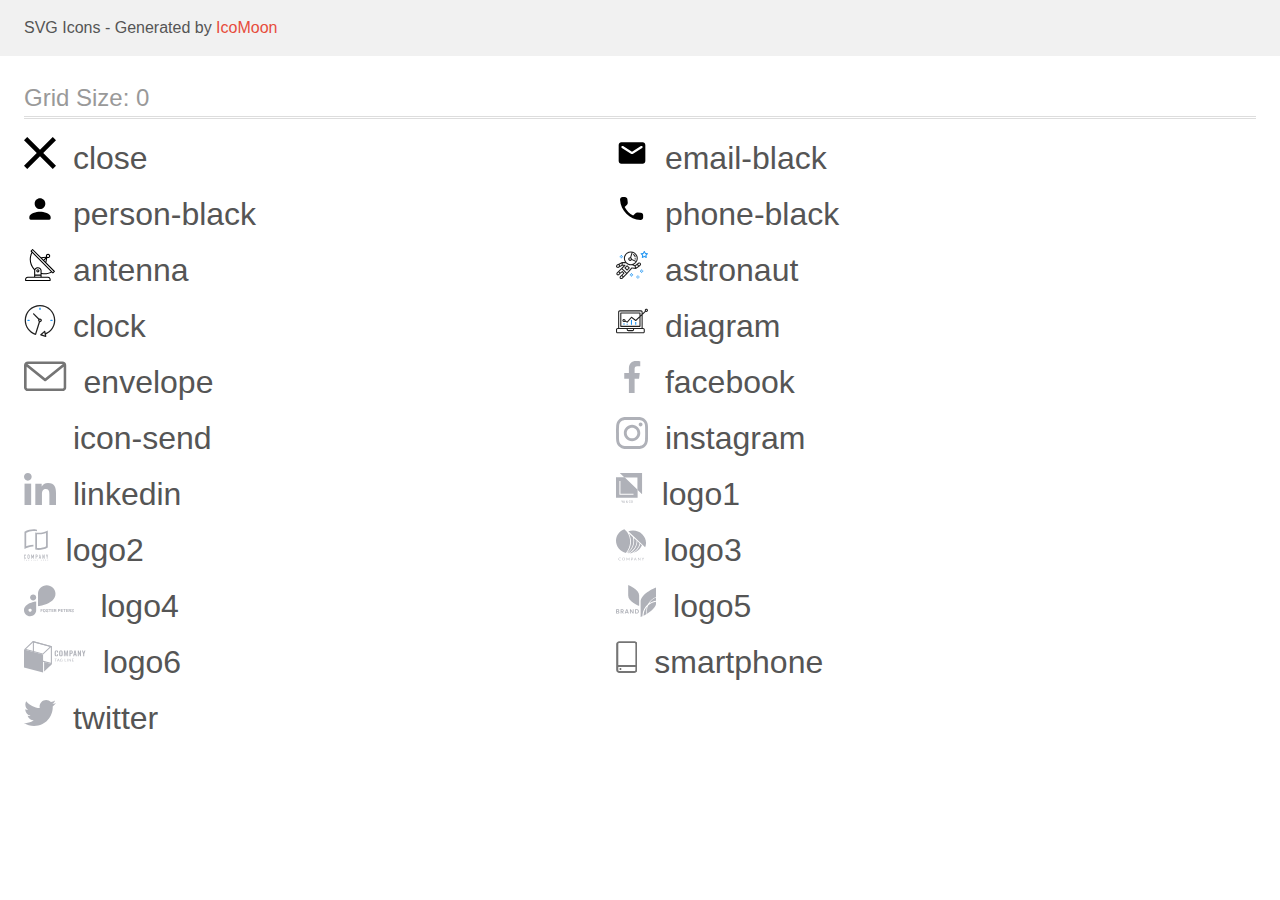
<file: images/icomoon/demo.html>
<!doctype html>
<html>
<head>
    <title>IcoMoon - SVG Icons</title>
    <meta charset="utf-8">
    <meta name="viewport" content="width=device-width, initial-scale=1">
    <link rel="stylesheet" href="demo-files/demo.css">
    <link rel="stylesheet" href="style.css">
</head>
<body>
<svg aria-hidden="true" style="position: absolute; width: 0; height: 0; overflow: hidden;" version="1.1" xmlns="http://www.w3.org/2000/svg" xmlns:xlink="http://www.w3.org/1999/xlink">
<defs>
<symbol id="close" viewBox="0 0 32 32">
<path d="M32 3.223l-3.223-3.223-12.777 12.777-12.777-12.777-3.223 3.223 12.777 12.777-12.777 12.777 3.223 3.223 12.777-12.777 12.777 12.777 3.223-3.223-12.777-12.777 12.777-12.777z"></path>
</symbol>
<symbol id="email-black" viewBox="0 0 32 32">
<path d="M26.667 5.333h-21.333c-1.467 0-2.653 1.2-2.653 2.667l-0.013 16c0 1.467 1.2 2.667 2.667 2.667h21.333c1.467 0 2.667-1.2 2.667-2.667v-16c0-1.467-1.2-2.667-2.667-2.667zM26.133 11l-9.427 5.893c-0.427 0.267-0.987 0.267-1.413 0l-9.427-5.893c-0.333-0.213-0.533-0.573-0.533-0.96 0-0.893 0.973-1.427 1.733-0.96l8.933 5.587 8.933-5.587c0.76-0.467 1.733 0.067 1.733 0.96 0 0.387-0.2 0.747-0.533 0.96z"></path>
</symbol>
<symbol id="person-black" viewBox="0 0 32 32">
<path d="M16 16c2.947 0 5.333-2.387 5.333-5.333s-2.387-5.333-5.333-5.333c-2.947 0-5.333 2.387-5.333 5.333s2.387 5.333 5.333 5.333zM16 18.667c-3.56 0-10.667 1.787-10.667 5.333v1.333c0 0.733 0.6 1.333 1.333 1.333h18.667c0.733 0 1.333-0.6 1.333-1.333v-1.333c0-3.547-7.107-5.333-10.667-5.333z"></path>
</symbol>
<symbol id="phone-black" viewBox="0 0 32 32">
<path d="M24.882 19.773l-3.268-0.373c-0.785-0.090-1.557 0.18-2.11 0.733l-2.367 2.367c-3.641-1.853-6.626-4.825-8.478-8.478l2.38-2.38c0.553-0.553 0.823-1.325 0.733-2.11l-0.373-3.242c-0.154-1.299-1.248-2.277-2.56-2.277h-2.226c-1.454 0-2.663 1.209-2.573 2.663 0.682 10.987 9.469 19.761 20.443 20.443 1.454 0.090 2.663-1.119 2.663-2.573v-2.226c0.013-1.299-0.965-2.393-2.264-2.547z"></path>
</symbol>
<symbol id="antenna" viewBox="0 0 32 32">
<path d="M30.773 22.098l-8.443-8.505 0.937-4.615c0.242 0.094 0.499 0.144 0.758 0.146h0.006c1.192 0.014 2.17-0.941 2.184-2.133s-0.941-2.17-2.133-2.184c-1.192-0.014-2.17 0.941-2.184 2.133-0.003 0.255 0.039 0.509 0.125 0.749l-4.96 0.605-8.091-8.133c-0.099-0.101-0.235-0.159-0.377-0.16-0.14 0.001-0.274 0.056-0.373 0.155l-1.513 1.504c-0.208 0.208-0.208 0.546 0 0.754l0.814 0.826c-3.153 5.798-2.129 12.978 2.519 17.663 0.043 0.041 0.092 0.074 0.146 0.098-0.034 0.18-0.051 0.364-0.052 0.547v6.187h-6.4c-1.472 0.002-2.665 1.195-2.667 2.667v1.067c0 0.295 0.239 0.533 0.533 0.533h24.533c0.295 0 0.533-0.239 0.533-0.533v-1.067c-0.002-1.472-1.195-2.665-2.667-2.667h-6.4v-2.742c1.003 0.21 2.024 0.317 3.049 0.32 2.458-0.003 4.877-0.615 7.040-1.783l0.818 0.823c0.099 0.101 0.235 0.159 0.377 0.16 0.14-0.001 0.274-0.056 0.373-0.155l1.513-1.504c0.208-0.208 0.208-0.546 0-0.754zM23.28 6.233c0.418-0.415 1.093-0.414 1.508 0.004s0.414 1.093-0.004 1.508c-0.2 0.199-0.47 0.31-0.752 0.31h-0.003c-0.589-0.003-1.064-0.483-1.061-1.072 0.002-0.282 0.115-0.552 0.314-0.751h-0.002zM22.024 9.738l-0.598 2.946-1.175-1.182 1.774-1.763zM21.419 8.836l-1.92 1.909-1.485-1.493 3.405-0.415zM24.004 28.8c0.884 0 1.6 0.716 1.6 1.6v0.533h-23.467v-0.533c0-0.884 0.716-1.6 1.6-1.6h20.267zM16.537 26.667v1.067h-5.333v-1.067h5.333zM11.204 25.6v-4.053c0-1.294 1.196-2.347 2.667-2.347s2.667 1.053 2.667 2.347v4.053h-5.333zM17.604 23.904v-2.357c0-1.882-1.675-3.413-3.733-3.413-1.331-0.020-2.576 0.657-3.281 1.786-4.058-4.274-4.971-10.645-2.279-15.887l18.602 18.708c-2.872 1.461-6.165 1.873-9.309 1.163zM28.893 23.22l-21.057-21.181 0.755-0.752 7.935 7.98c0.004 0 0.006 0.007 0.010 0.010l13.115 13.191-0.757 0.752z"></path>
<path d="M13.876 20.267h-0.005c-0.884-0.001-1.601 0.714-1.602 1.598s0.714 1.601 1.598 1.602h0.005c0.884 0.001 1.601-0.714 1.602-1.598s-0.714-1.601-1.598-1.602zM14.249 22.245c-0.1 0.1-0.236 0.156-0.378 0.155-0.295-0.002-0.532-0.242-0.531-0.536 0.001-0.141 0.057-0.276 0.157-0.375s0.233-0.154 0.373-0.155c0.295 0.002 0.532 0.241 0.53 0.536-0.001 0.141-0.057 0.276-0.157 0.375h0.005z"></path>
</symbol>
<symbol id="astronaut" viewBox="0 0 32 32">
<path fill="#2196f3" style="fill: var(--color1, #2196f3)" d="M31.974 4.524c-0.063-0.193-0.229-0.333-0.43-0.363l-1.91-0.278-0.855-1.731c-0.179-0.365-0.777-0.365-0.956 0l-0.855 1.731-1.91 0.278c-0.201 0.029-0.367 0.17-0.431 0.363-0.062 0.193-0.011 0.405 0.135 0.547l1.383 1.348-0.326 1.903c-0.034 0.2 0.048 0.402 0.212 0.522 0.166 0.121 0.382 0.135 0.562 0.040l1.709-0.899 1.709 0.899c0.078 0.041 0.164 0.061 0.249 0.061 0.11 0 0.221-0.034 0.314-0.102 0.164-0.119 0.246-0.322 0.212-0.522l-0.326-1.903 1.383-1.348c0.145-0.142 0.197-0.354 0.135-0.547zM29.511 5.851c-0.125 0.122-0.183 0.299-0.153 0.472l0.191 1.114-1-0.526c-0.078-0.041-0.163-0.061-0.249-0.061s-0.17 0.020-0.249 0.061l-1.001 0.526 0.191-1.114c0.030-0.173-0.028-0.349-0.153-0.472l-0.81-0.789 1.119-0.163c0.174-0.025 0.324-0.134 0.402-0.292l0.5-1.013 0.5 1.013c0.078 0.157 0.228 0.267 0.402 0.292l1.119 0.163-0.809 0.789z"></path>
<path fill="#2196f3" style="fill: var(--color1, #2196f3)" d="M26.133 20.522h-1.067v1.067h1.067v-1.067z"></path>
<path fill="#2196f3" style="fill: var(--color1, #2196f3)" d="M26.133 22.656h-1.067v1.067h1.067v-1.067z"></path>
<path fill="#2196f3" style="fill: var(--color1, #2196f3)" d="M27.2 21.589h-1.067v1.067h1.067v-1.067z"></path>
<path fill="#2196f3" style="fill: var(--color1, #2196f3)" d="M25.067 21.589h-1.067v1.067h1.067v-1.067z"></path>
<path fill="#2196f3" style="fill: var(--color1, #2196f3)" d="M22.4 26.389h-1.067v1.067h1.067v-1.067z"></path>
<path fill="#2196f3" style="fill: var(--color1, #2196f3)" d="M22.4 28.522h-1.067v1.067h1.067v-1.067z"></path>
<path fill="#2196f3" style="fill: var(--color1, #2196f3)" d="M23.467 27.456h-1.067v1.067h1.067v-1.067z"></path>
<path fill="#2196f3" style="fill: var(--color1, #2196f3)" d="M21.333 27.456h-1.067v1.067h1.067v-1.067z"></path>
<path fill="#2196f3" style="fill: var(--color1, #2196f3)" d="M16 24.256h-1.067v1.067h1.067v-1.067z"></path>
<path fill="#2196f3" style="fill: var(--color1, #2196f3)" d="M16 26.389h-1.067v1.067h1.067v-1.067z"></path>
<path fill="#2196f3" style="fill: var(--color1, #2196f3)" d="M17.067 25.322h-1.067v1.067h1.067v-1.067z"></path>
<path fill="#2196f3" style="fill: var(--color1, #2196f3)" d="M14.933 25.322h-1.067v1.067h1.067v-1.067z"></path>
<path fill="#2196f3" style="fill: var(--color1, #2196f3)" d="M5.866 6.122h-1.067v1.067h1.067v-1.067z"></path>
<path fill="#2196f3" style="fill: var(--color1, #2196f3)" d="M5.866 8.255h-1.067v1.067h1.067v-1.067z"></path>
<path fill="#2196f3" style="fill: var(--color1, #2196f3)" d="M6.933 7.189h-1.067v1.067h1.067v-1.067z"></path>
<path fill="#2196f3" style="fill: var(--color1, #2196f3)" d="M4.8 7.189h-1.067v1.067h1.067v-1.067z"></path>
<path fill="#212121" style="fill: var(--color2, #212121)" d="M24.715 14.159c-0.287-0.388-0.709-0.637-1.188-0.705-0.481-0.068-0.956 0.058-1.34 0.352l-1.252 0.96-1.898 1.417-1.358-0.541c2.421-1.086 4.114-3.508 4.114-6.32 0-3.823-3.123-6.933-6.961-6.933s-6.961 3.11-6.961 6.933c0 1.386 0.414 2.674 1.12 3.758l-2.764-0.024c-0.002 0-0.003 0-0.005 0-0.009 0-0.015 0.004-0.023 0.005-0.053 0.002-0.105 0.013-0.155 0.031-0.013 0.005-0.026 0.008-0.038 0.013-0.006 0.003-0.013 0.003-0.019 0.006l-3.233 1.596c-0.001 0-0.001 0-0.001 0.001l-1.893 0.911c-0.021 0.009-0.042 0.021-0.063 0.035-0.755 0.502-1.012 1.489-0.598 2.295 0.22 0.429 0.595 0.745 1.056 0.889 0.178 0.055 0.359 0.083 0.539 0.083 0.29 0 0.577-0.071 0.839-0.211l1.388-0.738 2.264-1.169 1.357-0.008-5.442 5.416c-0.001 0.001-0.001 0.001-0.002 0.001l-1.339 1.333c-0.316 0.315-0.49 0.732-0.49 1.178s0.174 0.863 0.49 1.179c0.325 0.323 0.752 0.485 1.179 0.485s0.854-0.162 1.18-0.485l1.314-1.309 1.741-1.3 0.901 0.897-1.762 1.754c-0 0.001-0.001 0.001-0.002 0.001l-1.339 1.333c-0.316 0.315-0.49 0.732-0.49 1.178s0.174 0.863 0.49 1.179c0.325 0.323 0.753 0.485 1.18 0.485s0.855-0.162 1.18-0.485l3.482-3.467c0.001-0.001 0.001-0.001 0.001-0.002l1.010-1-0.004-0.004c0.006-0.006 0.015-0.009 0.022-0.015l5.166-5.658 3.471 0.494c0.025 0.004 0.050 0.005 0.075 0.005 0.065 0 0.127-0.015 0.187-0.038 0.018-0.006 0.033-0.015 0.050-0.023 0.019-0.010 0.039-0.015 0.058-0.027l3.213-2.133c0.012-0.008 0.018-0.021 0.029-0.029 0.013-0.010 0.029-0.014 0.041-0.026l1.271-1.191c0.662-0.62 0.753-1.635 0.212-2.362zM2.13 17.77c-0.173 0.093-0.37 0.111-0.558 0.052-0.187-0.058-0.338-0.186-0.427-0.358-0.161-0.314-0.068-0.695 0.214-0.902l1.314-0.632 0.449 1.313-0.992 0.527zM5.628 15.942l-1.548 0.8-0.439-1.283 2.027-1.001-0.040 1.484zM20.727 9.322c0 0.918-0.219 1.785-0.599 2.559l-4.181-1.899c-0.044-0.573-0.341-1.075-0.788-1.388l1.464-4.86c2.378 0.756 4.105 2.974 4.105 5.588zM8.938 9.322c0-3.235 2.644-5.867 5.894-5.867 0.253 0 0.5 0.021 0.745 0.052l-1.432 4.754c-0.019-0.001-0.037-0.006-0.057-0.006-1.033 0-1.873 0.837-1.873 1.867s0.84 1.867 1.873 1.867c0.694 0 1.294-0.383 1.618-0.945l3.862 1.755c-1.075 1.446-2.795 2.39-4.737 2.39-3.25 0-5.894-2.632-5.894-5.867zM14.894 10.122c0 0.441-0.362 0.8-0.806 0.8s-0.806-0.359-0.806-0.8c0-0.441 0.362-0.8 0.806-0.8s0.806 0.359 0.806 0.8zM2.465 25.146c-0.236 0.234-0.619 0.234-0.854 0.001-0.114-0.114-0.176-0.263-0.176-0.423s0.062-0.309 0.176-0.421l0.962-0.959 0.851 0.848-0.959 0.955zM5.679 28.88c-0.236 0.234-0.619 0.235-0.855 0.001-0.114-0.114-0.176-0.263-0.176-0.423s0.062-0.309 0.176-0.421l0.963-0.959 0.852 0.848-0.96 0.955zM9.16 25.411c-0.001 0-0.001 0-0.002 0.001l-1.765 1.76-0.852-0.848 1.763-1.755c0 0 0 0 0-0s0.001-0.001 0.002-0.001c0.040-0.040 0.065-0.088 0.090-0.135 0.007-0.014 0.020-0.026 0.026-0.040 0.017-0.041 0.019-0.085 0.026-0.129 0.003-0.025 0.014-0.047 0.014-0.073 0-0.036-0.013-0.070-0.020-0.106-0.006-0.032-0.006-0.065-0.019-0.095-0.020-0.050-0.055-0.094-0.091-0.138-0.010-0.012-0.014-0.027-0.025-0.038 0 0 0 0-0.001 0s-0.001-0.002-0.001-0.002l-1.607-1.6c-0.017-0.017-0.039-0.024-0.058-0.038-0.028-0.022-0.055-0.042-0.087-0.058-0.030-0.015-0.061-0.024-0.093-0.033-0.034-0.010-0.067-0.017-0.103-0.020-0.033-0.002-0.063 0.001-0.095 0.005-0.036 0.004-0.069 0.009-0.104 0.020-0.034 0.011-0.063 0.027-0.094 0.045-0.020 0.011-0.042 0.015-0.061 0.029l-1.773 1.324-0.901-0.897 2.399-2.386 4.361 4.289-0.928 0.919zM15.979 18.394c-0.015-0.002-0.030 0.004-0.045 0.003-0.039-0.002-0.076 0.001-0.115 0.007-0.030 0.005-0.059 0.011-0.088 0.021-0.034 0.012-0.065 0.028-0.097 0.047-0.030 0.018-0.057 0.037-0.083 0.061-0.013 0.011-0.028 0.017-0.040 0.029l-4.698 5.146-4.328-4.257 2.833-2.818c0.209-0.208 0.21-0.546 0.002-0.755-0.105-0.105-0.243-0.157-0.381-0.156v-0.001l-2.219 0.013 0.028-1.607 3.104 0.027c1.265 1.294 3.029 2.101 4.981 2.101 0.437 0 0.864-0.045 1.279-0.123 0.040 0.032 0.079 0.065 0.13 0.085l2.41 0.96 0.152 0.758 0.178 0.885-3.003-0.427zM20.020 18.572l-0.313-1.558 1.446-1.080 0.947 1.257-2.080 1.381zM23.774 15.741l-0.838 0.785-0.931-1.236 0.831-0.637c0.155-0.119 0.351-0.168 0.543-0.143 0.193 0.027 0.364 0.128 0.48 0.284 0.217 0.292 0.18 0.699-0.085 0.947z"></path>
<path fill="#212121" style="fill: var(--color2, #212121)" d="M13.602 18.544l-2.143-2.133c-0.207-0.207-0.545-0.207-0.753 0l-2.142 2.133c-0.1 0.101-0.157 0.236-0.157 0.378s0.056 0.278 0.157 0.378l2.142 2.133c0.104 0.103 0.241 0.155 0.377 0.155s0.273-0.052 0.376-0.155l2.143-2.133c0.1-0.1 0.157-0.236 0.157-0.378s-0.057-0.278-0.157-0.378zM11.083 20.303l-1.387-1.381 1.387-1.381 1.387 1.381-1.387 1.381z"></path>
<path fill="#212121" style="fill: var(--color2, #212121)" d="M17.164 5.071l-0.258 1.036c0.071 0.018 1.738 0.452 1.738 2.149h1.067c-0-2.017-1.666-2.965-2.547-3.185z"></path>
<path fill="#212121" style="fill: var(--color2, #212121)" d="M19.711 9.322h-1.067v1.067h1.067v-1.067z"></path>
</symbol>
<symbol id="clock" viewBox="0 0 32 32">
<path fill="#212121" style="fill: var(--color2, #212121)" d="M31.297 15.301c-0.002-8.452-6.855-15.303-15.308-15.301s-15.303 6.855-15.301 15.308c0.001 6.658 4.307 12.551 10.649 14.576 0.061 0.019 0.124 0.029 0.187 0.029 0.121-0 0.239-0.032 0.342-0.094 0.135-0.080 0.236-0.207 0.283-0.356l3.865-12.25c1.057-0.005 1.909-0.866 1.903-1.923s-0.866-1.909-1.923-1.903c-0.284 0.001-0.565 0.067-0.82 0.191l-5.106-5.107c-0.253-0.245-0.657-0.238-0.902 0.016-0.239 0.247-0.239 0.639 0 0.886l5.103 5.109c-0.392 0.799-0.168 1.764 0.536 2.309l-3.683 11.673c-7.278-2.681-11.004-10.754-8.323-18.032s10.754-11.004 18.032-8.323 11.004 10.754 8.323 18.032c-1.31 3.556-4.001 6.431-7.462 7.973l-0.398-1.874c-0.073-0.344-0.411-0.565-0.756-0.492-0.109 0.023-0.209 0.074-0.292 0.148l-3.837 3.426c-0.263 0.234-0.287 0.637-0.052 0.9 0.076 0.085 0.174 0.149 0.283 0.184l4.899 1.563c0.335 0.108 0.694-0.077 0.802-0.412 0.034-0.106 0.040-0.219 0.017-0.328l-0.391-1.839c5.664-2.388 9.342-7.942 9.329-14.089v0zM15.992 14.664c0.352 0 0.638 0.286 0.638 0.638s-0.286 0.638-0.638 0.638c-0.352 0-0.638-0.285-0.638-0.638s0.285-0.638 0.638-0.638zM18.093 29.528l2.184-1.948 0.603 2.84-2.787-0.892z"></path>
<path fill="#2196f3" style="fill: var(--color1, #2196f3)" d="M15.354 3.185v1.275c0 0.352 0.285 0.638 0.638 0.638s0.638-0.285 0.638-0.638v-1.275c0-0.352-0.286-0.638-0.638-0.638s-0.638 0.286-0.638 0.638z"></path>
<path fill="#2196f3" style="fill: var(--color1, #2196f3)" d="M3.876 14.664c-0.352 0-0.638 0.286-0.638 0.638s0.285 0.638 0.638 0.638h1.275c0.352 0 0.638-0.285 0.638-0.638s-0.285-0.638-0.638-0.638h-1.275z"></path>
<path fill="#2196f3" style="fill: var(--color1, #2196f3)" d="M28.108 15.939c0.352 0 0.638-0.285 0.638-0.638s-0.285-0.638-0.638-0.638h-1.275c-0.352 0-0.638 0.286-0.638 0.638s0.286 0.638 0.638 0.638h1.275z"></path>
</symbol>
<symbol id="diagram" viewBox="0 0 32 32">
<path fill="#2196f3" style="fill: var(--color1, #2196f3)" d="M14.926 14.965h1.066v4.798h-1.066v-4.797z"></path>
<path fill="#2196f3" style="fill: var(--color1, #2196f3)" d="M19.19 17.097h1.066v2.665h-1.066v-2.665z"></path>
<path fill="#2196f3" style="fill: var(--color1, #2196f3)" d="M10.661 18.696h1.066v1.066h-1.066v-1.066z"></path>
<path fill="#2196f3" style="fill: var(--color1, #2196f3)" d="M7.463 18.163h1.066v1.599h-1.066v-1.599z"></path>
<path fill="#212121" style="fill: var(--color2, #212121)" d="M1.599 28.291h25.587c0.883 0 1.599-0.716 1.599-1.599v-2.132c0-0.883-0.716-1.599-1.599-1.599h-0.533v-13.293l3.028-2.868c0.703 0.346 1.553 0.136 2.013-0.499s0.396-1.508-0.152-2.068-1.42-0.644-2.065-0.198c-0.644 0.446-0.873 1.292-0.542 2.002l-2.281 2.163v-1.23c0-0.883-0.716-1.599-1.599-1.599h-21.322c-0.883 0-1.599 0.716-1.599 1.599v15.992h-0.533c-0.883 0-1.599 0.716-1.599 1.599v2.132c0 0.883 0.716 1.599 1.599 1.599zM30.384 4.837c0.294 0 0.533 0.239 0.533 0.533s-0.239 0.533-0.533 0.533c-0.294 0-0.533-0.239-0.533-0.533s0.239-0.533 0.533-0.533zM3.198 6.969c0-0.294 0.239-0.533 0.533-0.533h21.322c0.294 0 0.533 0.239 0.533 0.533v2.239l-1.066 1.013v-2.186c0-0.294-0.239-0.533-0.533-0.533h-19.19c-0.294 0-0.533 0.239-0.533 0.533v13.326c0 0.294 0.239 0.533 0.533 0.533h19.19c0.294 0 0.533-0.239 0.533-0.533v-9.674l1.066-1.010v12.284h-22.388v-15.992zM7.996 13.899c-0.721-0.002-1.354 0.478-1.546 1.174s0.105 1.433 0.725 1.801c0.62 0.368 1.41 0.276 1.928-0.226l1.853 0.93c0.215 0.108 0.476 0.057 0.636-0.123l3.939-4.431 3.872 2.901c0.208 0.156 0.498 0.139 0.686-0.039l3.365-3.188v8.131h-18.124v-12.26h18.124v2.66l-3.771 3.572-3.904-2.927c-0.222-0.166-0.534-0.135-0.718 0.072l-3.993 4.493-1.493-0.746c0.011-0.064 0.018-0.129 0.020-0.193 0-0.883-0.716-1.599-1.599-1.599zM8.529 15.498c0 0.294-0.239 0.533-0.533 0.533s-0.533-0.239-0.533-0.533c0-0.294 0.239-0.533 0.533-0.533s0.533 0.239 0.533 0.533zM11.727 24.026h5.331v0.533c0 0.294-0.239 0.533-0.533 0.533h-4.264c-0.294 0-0.533-0.239-0.533-0.533v-0.533zM1.066 24.56c0-0.294 0.239-0.533 0.533-0.533h9.062v0.533c0 0.883 0.716 1.599 1.599 1.599h4.264c0.883 0 1.599-0.716 1.599-1.599v-0.533h9.062c0.294 0 0.533 0.239 0.533 0.533v2.132c0 0.294-0.239 0.533-0.533 0.533h-25.587c-0.294 0-0.533-0.239-0.533-0.533v-2.132z"></path>
</symbol>
<symbol id="envelope" viewBox="0 0 43 32">
<path fill="#757575" style="fill: var(--color3, #757575)" d="M38.667 0.334h-34.667c-2.206 0-4 1.675-4 3.734v22.404c0 2.059 1.794 3.734 4 3.734h34.667c2.206 0 4-1.675 4-3.734v-22.404c0-2.059-1.794-3.734-4-3.734v0zM38.667 2.823c0.181 0 0.353 0.035 0.511 0.096l-17.844 14.437-17.844-14.437c0.158-0.061 0.33-0.096 0.511-0.096h34.667zM38.667 27.716h-34.667c-0.736 0-1.333-0.558-1.333-1.245v-20.922l17.793 14.395c0.251 0.203 0.563 0.304 0.874 0.304s0.622-0.101 0.874-0.304l17.793-14.395v20.922c0 0.687-0.598 1.244-1.333 1.244v0z"></path>
</symbol>
<symbol id="facebook" viewBox="0 0 32 32">
<path fill="#afb1b8" style="fill: var(--color4, #afb1b8)" d="M21.329 5.313h2.921v-5.088c-0.504-0.069-2.237-0.225-4.256-0.225-4.212 0-7.097 2.649-7.097 7.519v4.481h-4.648v5.688h4.648v14.312h5.699v-14.311h4.46l0.708-5.688h-5.169v-3.919c0.001-1.644 0.444-2.769 2.735-2.769z"></path>
</symbol>
<symbol id="icon-send" viewBox="0 0 32 32">
<path fill="#fff" style="fill: var(--color5, #fff)" d="M32 0l-32 18 10.227 3.788 15.773-14.788-11.998 16.186 0.010 0.004-0.012-0.004v8.814l5.735-6.691 7.265 2.691 5-28z"></path>
</symbol>
<symbol id="instagram" viewBox="0 0 32 32">
<path fill="#afb1b8" style="fill: var(--color4, #afb1b8)" d="M31.969 9.408c-0.075-1.7-0.35-2.869-0.744-3.882-0.406-1.075-1.032-2.038-1.851-2.838-0.8-0.813-1.769-1.444-2.832-1.844-1.019-0.394-2.182-0.669-3.882-0.744-1.713-0.081-2.257-0.1-6.601-0.1s-4.888 0.019-6.595 0.094c-1.7 0.075-2.869 0.35-3.882 0.744-1.075 0.406-2.038 1.031-2.838 1.85-0.813 0.8-1.444 1.769-1.844 2.832-0.394 1.019-0.669 2.182-0.744 3.882-0.081 1.713-0.1 2.257-0.1 6.601s0.019 4.888 0.094 6.595c0.075 1.7 0.35 2.869 0.744 3.882 0.406 1.075 1.038 2.038 1.85 2.838 0.8 0.813 1.769 1.444 2.832 1.844 1.019 0.394 2.182 0.669 3.882 0.744 1.706 0.075 2.25 0.094 6.595 0.094s4.888-0.019 6.595-0.094c1.7-0.075 2.869-0.35 3.882-0.744 2.151-0.832 3.851-2.532 4.682-4.682 0.394-1.019 0.669-2.182 0.744-3.882 0.075-1.707 0.094-2.251 0.094-6.595s-0.006-4.888-0.081-6.595zM29.087 22.473c-0.069 1.563-0.331 2.407-0.55 2.969-0.538 1.394-1.644 2.5-3.038 3.038-0.563 0.219-1.413 0.481-2.969 0.55-1.688 0.075-2.194 0.094-6.464 0.094s-4.782-0.019-6.464-0.094c-1.563-0.069-2.407-0.331-2.969-0.55-0.694-0.256-1.325-0.663-1.838-1.194-0.531-0.519-0.938-1.144-1.194-1.838-0.219-0.563-0.481-1.413-0.55-2.969-0.075-1.688-0.094-2.194-0.094-6.464s0.019-4.782 0.094-6.464c0.069-1.563 0.331-2.407 0.55-2.969 0.256-0.694 0.663-1.325 1.2-1.838 0.519-0.531 1.144-0.938 1.838-1.194 0.563-0.219 1.413-0.481 2.969-0.55 1.688-0.075 2.194-0.094 6.464-0.094 4.276 0 4.782 0.019 6.464 0.094 1.563 0.069 2.407 0.331 2.969 0.55 0.694 0.256 1.325 0.662 1.838 1.194 0.531 0.519 0.938 1.144 1.194 1.838 0.219 0.563 0.481 1.413 0.55 2.969 0.075 1.688 0.094 2.194 0.094 6.464s-0.019 4.77-0.094 6.458z"></path>
<path fill="#afb1b8" style="fill: var(--color4, #afb1b8)" d="M16.059 7.783c-4.538 0-8.22 3.682-8.22 8.22s3.682 8.22 8.22 8.22c4.539 0 8.22-3.682 8.22-8.22s-3.682-8.22-8.22-8.22zM16.059 21.335c-2.944 0-5.332-2.388-5.332-5.332s2.388-5.332 5.332-5.332c2.944 0 5.332 2.388 5.332 5.332s-2.388 5.332-5.332 5.332z"></path>
<path fill="#afb1b8" style="fill: var(--color4, #afb1b8)" d="M26.524 7.458c0 1.060-0.859 1.919-1.919 1.919s-1.919-0.859-1.919-1.919c0-1.060 0.859-1.919 1.919-1.919s1.919 0.859 1.919 1.919z"></path>
</symbol>
<symbol id="linkedin" viewBox="0 0 32 32">
<path fill="#afb1b8" style="fill: var(--color4, #afb1b8)" d="M31.992 32v-0.001h0.008v-11.736c0-5.741-1.236-10.164-7.948-10.164-3.227 0-5.392 1.771-6.276 3.449h-0.093v-2.913h-6.364v21.364h6.627v-10.579c0-2.785 0.528-5.479 3.977-5.479 3.399 0 3.449 3.179 3.449 5.657v10.401h6.62z"></path>
<path fill="#afb1b8" style="fill: var(--color4, #afb1b8)" d="M0.528 10.636h6.635v21.364h-6.635v-21.364z"></path>
<path fill="#afb1b8" style="fill: var(--color4, #afb1b8)" d="M3.843 0c-2.121 0-3.843 1.721-3.843 3.843s1.721 3.879 3.843 3.879c2.121 0 3.843-1.757 3.843-3.879-0.001-2.121-1.723-3.843-3.843-3.843v0z"></path>
</symbol>
<symbol id="logo1" viewBox="0 0 29 32">
<path fill="#afb1b8" style="fill: var(--color4, #afb1b8)" d="M3.84 0l4.677 4.428h13.046v12.351l4.677 4.428v-21.206h-22.4z"></path>
<path fill="#afb1b8" style="fill: var(--color4, #afb1b8)" d="M0 4.241v20.6h21.76v-8.188l-13.105-12.406-8.655-0.005zM17.615 21.828h-14.172v-13.854h1.002v12.916h13.17v0.938z"></path>
<path fill="#afb1b8" style="fill: var(--color4, #afb1b8)" d="M6.266 28.662l0.523-1.078h0.438l-0.763 1.438v0.837h-0.397v-0.837l-0.764-1.438h0.439l0.523 1.078zM8.513 29.329h-0.881l-0.184 0.53h-0.411l0.859-2.275h0.355l0.861 2.275h-0.412l-0.186-0.53zM7.743 29.010h0.659l-0.33-0.944-0.33 0.944zM10.071 29.244c0-0.105 0.029-0.202 0.086-0.289 0.057-0.089 0.17-0.193 0.339-0.314-0.088-0.111-0.151-0.206-0.186-0.284s-0.052-0.154-0.052-0.227c0-0.178 0.054-0.319 0.162-0.422s0.254-0.156 0.438-0.156c0.166 0 0.301 0.049 0.406 0.147 0.106 0.097 0.159 0.217 0.159 0.361 0 0.095-0.024 0.182-0.072 0.262-0.048 0.079-0.127 0.158-0.236 0.238l-0.155 0.113 0.439 0.519c0.064-0.125 0.095-0.264 0.095-0.417h0.33c0 0.28-0.066 0.51-0.197 0.689l0.334 0.395h-0.441l-0.128-0.152c-0.162 0.122-0.356 0.183-0.581 0.183s-0.405-0.059-0.541-0.178c-0.134-0.12-0.202-0.276-0.202-0.467zM10.824 29.587c0.128 0 0.248-0.043 0.359-0.128l-0.497-0.586-0.048 0.034c-0.125 0.095-0.188 0.203-0.188 0.325 0 0.105 0.034 0.191 0.102 0.256s0.158 0.098 0.272 0.098zM10.615 28.121c0 0.087 0.054 0.197 0.161 0.33l0.173-0.119 0.048-0.039c0.065-0.057 0.097-0.131 0.097-0.22 0-0.059-0.022-0.11-0.067-0.152-0.045-0.043-0.102-0.064-0.17-0.064-0.074 0-0.133 0.025-0.177 0.075s-0.066 0.113-0.066 0.189zM14.748 29.118c-0.023 0.243-0.113 0.432-0.269 0.569-0.156 0.135-0.364 0.203-0.623 0.203-0.181 0-0.341-0.043-0.48-0.128-0.137-0.086-0.244-0.209-0.319-0.367s-0.114-0.342-0.117-0.552v-0.212c0-0.215 0.038-0.404 0.114-0.567s0.185-0.29 0.327-0.378c0.143-0.088 0.307-0.133 0.494-0.133 0.251 0 0.453 0.068 0.606 0.205s0.242 0.329 0.267 0.578h-0.394c-0.019-0.164-0.067-0.281-0.144-0.353-0.076-0.073-0.188-0.109-0.336-0.109-0.172 0-0.304 0.063-0.397 0.189-0.092 0.125-0.139 0.309-0.141 0.552v0.202c0 0.246 0.044 0.433 0.131 0.563s0.218 0.194 0.387 0.194c0.155 0 0.272-0.035 0.35-0.105s0.128-0.186 0.148-0.348h0.394zM16.918 28.78c0 0.223-0.039 0.419-0.116 0.588-0.077 0.168-0.188 0.297-0.331 0.388-0.143 0.090-0.307 0.134-0.494 0.134-0.184 0-0.349-0.045-0.494-0.134-0.144-0.091-0.255-0.219-0.334-0.386-0.078-0.167-0.118-0.359-0.119-0.576v-0.128c0-0.222 0.039-0.418 0.117-0.588 0.079-0.17 0.19-0.299 0.333-0.389 0.144-0.091 0.308-0.136 0.494-0.136s0.349 0.045 0.492 0.134c0.144 0.088 0.255 0.217 0.333 0.384s0.118 0.361 0.119 0.583v0.127zM16.523 28.662c0-0.252-0.048-0.445-0.144-0.58-0.095-0.134-0.23-0.202-0.405-0.202-0.171 0-0.305 0.067-0.402 0.202-0.096 0.133-0.145 0.322-0.147 0.567v0.131c0 0.25 0.048 0.443 0.145 0.58s0.233 0.205 0.406 0.205c0.175 0 0.309-0.067 0.403-0.2 0.095-0.133 0.142-0.328 0.142-0.584v-0.119z"></path>
</symbol>
<symbol id="logo2" viewBox="0 0 25 32">
<path fill="#afb1b8" style="fill: var(--color4, #afb1b8)" d="M10.447 1.806h0.084c0.156 0 0.324 0.016 0.49 0.030 0.734 0.052 1.463 0.162 2.179 0.329v-1.762c-0.738-0.185-1.491-0.305-2.25-0.358-0.288-0.022-0.595-0.036-0.909-0.044h-0.263c-1.523 0.006-3.039 0.201-4.515 0.582-1.68 0.419-3.293 1.075-4.79 1.948v17.475c1.442-0.783 2.976-1.381 4.566-1.779 1.256-0.32 2.539-0.517 3.833-0.588h0.051c0.216-0.011 0.433-0.017 0.655-0.019v-1.79c-1.681 0.022-3.353 0.244-4.982 0.662-0.602 0.157-1.185 0.325-1.731 0.513l-0.623 0.211v-13.625l0.266-0.128c2.032-0.963 4.229-1.524 6.471-1.651 0.019-0.001 0.037-0.001 0.056 0 0.248-0.013 0.497-0.019 0.741-0.019h0.28c0.129 0.003 0.258 0.006 0.388 0.014z"></path>
<path fill="#afb1b8" style="fill: var(--color4, #afb1b8)" d="M14.837 3.651c-0.409 0-0.814-0.014-1.205-0.044-0.467-0.034-0.947-0.091-1.401-0.167-0.277-0.047-0.55-0.103-0.814-0.164v17.275c1.12 0.277 2.271 0.413 3.425 0.404 1.523-0.006 3.039-0.201 4.515-0.581 1.68-0.42 3.294-1.075 4.792-1.948v-17.163c-1.442 0.783-2.975 1.381-4.564 1.781-1.551 0.398-3.145 0.603-4.747 0.609zM21.745 3.95l0.623-0.21v13.63l-0.266 0.128c-1.021 0.486-2.087 0.869-3.184 1.144-1.331 0.344-2.7 0.522-4.074 0.527-0.411 0-0.819-0.017-1.214-0.052l-0.427-0.038v-14.017l0.497 0.033c0.361 0.023 0.735 0.034 1.141 0.034 1.745-0.006 3.483-0.229 5.173-0.663 0.581-0.153 1.158-0.325 1.731-0.518z"></path>
<path fill="#afb1b8" style="fill: var(--color4, #afb1b8)" d="M1.684 25.977c-0.090-0.093-0.197-0.166-0.317-0.214s-0.247-0.071-0.376-0.066c-0.137-0.002-0.273 0.024-0.4 0.075-0.117 0.046-0.222 0.116-0.311 0.205s-0.156 0.196-0.201 0.313c-0.049 0.123-0.073 0.254-0.072 0.387v2.335c-0.006 0.165 0.026 0.328 0.092 0.479 0.055 0.12 0.135 0.226 0.233 0.313 0.093 0.079 0.203 0.135 0.321 0.166 0.114 0.032 0.231 0.048 0.349 0.049 0.13 0.001 0.259-0.027 0.377-0.081 0.117-0.051 0.222-0.124 0.311-0.216 0.087-0.091 0.156-0.197 0.204-0.313 0.050-0.118 0.075-0.244 0.075-0.372v-0.261h-0.61v0.208c0.002 0.071-0.010 0.142-0.036 0.208-0.020 0.050-0.050 0.095-0.089 0.131-0.038 0.031-0.081 0.053-0.128 0.067-0.041 0.014-0.084 0.021-0.128 0.022-0.054 0.006-0.11-0.002-0.16-0.024s-0.094-0.057-0.126-0.101c-0.058-0.094-0.086-0.203-0.081-0.313v-2.177c-0.004-0.121 0.022-0.241 0.075-0.349 0.032-0.049 0.077-0.089 0.129-0.113s0.112-0.034 0.17-0.027c0.053-0.002 0.105 0.009 0.152 0.032s0.089 0.057 0.12 0.099c0.068 0.090 0.104 0.2 0.101 0.313v0.202h0.604v-0.238c0.001-0.14-0.024-0.278-0.075-0.408-0.045-0.122-0.114-0.234-0.204-0.329z"></path>
<path fill="#afb1b8" style="fill: var(--color4, #afb1b8)" d="M5.31 25.95c-0.195-0.164-0.44-0.255-0.694-0.257-0.124 0.001-0.248 0.023-0.364 0.066-0.119 0.042-0.228 0.107-0.322 0.191-0.101 0.091-0.182 0.202-0.237 0.327-0.061 0.143-0.092 0.297-0.089 0.452v2.239c-0.004 0.158 0.026 0.314 0.089 0.459 0.055 0.12 0.136 0.227 0.237 0.313 0.093 0.087 0.203 0.154 0.322 0.197 0.117 0.043 0.24 0.065 0.364 0.066s0.248-0.023 0.364-0.066c0.121-0.044 0.233-0.111 0.33-0.197 0.097-0.087 0.176-0.194 0.23-0.313 0.063-0.144 0.093-0.301 0.089-0.459v-2.239c0.003-0.155-0.027-0.31-0.089-0.452-0.054-0.123-0.133-0.235-0.23-0.327zM5.025 28.969c0.005 0.060-0.003 0.12-0.024 0.176s-0.054 0.107-0.097 0.148c-0.081 0.068-0.182 0.105-0.287 0.105s-0.207-0.037-0.287-0.105c-0.043-0.041-0.076-0.092-0.097-0.148s-0.029-0.116-0.024-0.176v-2.239c-0.005-0.060 0.003-0.12 0.024-0.176s0.054-0.107 0.097-0.148c0.081-0.068 0.182-0.105 0.287-0.105s0.207 0.037 0.287 0.105c0.043 0.041 0.076 0.092 0.097 0.148s0.029 0.116 0.024 0.176v2.239z"></path>
<path fill="#afb1b8" style="fill: var(--color4, #afb1b8)" d="M10.072 29.969v-4.239h-0.587l-0.771 2.244h-0.011l-0.777-2.244h-0.581v4.239h0.606v-2.579h0.011l0.593 1.823h0.302l0.598-1.823h0.011v2.579h0.606z"></path>
<path fill="#afb1b8" style="fill: var(--color4, #afb1b8)" d="M13.513 26.027c-0.093-0.105-0.211-0.184-0.342-0.232-0.142-0.046-0.29-0.068-0.439-0.066h-0.9v4.239h0.604v-1.656h0.311c0.188 0.009 0.376-0.031 0.545-0.116 0.137-0.076 0.252-0.188 0.332-0.324 0.070-0.113 0.117-0.238 0.139-0.369 0.024-0.16 0.035-0.321 0.033-0.482 0.006-0.204-0.014-0.407-0.059-0.606-0.040-0.147-0.117-0.281-0.223-0.39zM13.201 27.32c-0.003 0.077-0.022 0.152-0.056 0.221-0.035 0.065-0.089 0.117-0.156 0.149-0.089 0.040-0.187 0.058-0.285 0.053h-0.276v-1.441h0.311c0.094-0.005 0.187 0.014 0.272 0.053 0.062 0.036 0.112 0.091 0.142 0.156 0.033 0.075 0.051 0.155 0.053 0.236 0 0.089 0 0.183 0 0.282s0.006 0.2 0 0.291h-0.006z"></path>
<path fill="#afb1b8" style="fill: var(--color4, #afb1b8)" d="M16.374 25.73h-0.495l-0.934 4.239h0.604l0.177-0.911h0.823l0.177 0.911h0.604l-0.957-4.239zM15.817 28.481l0.297-1.537h0.011l0.296 1.537h-0.604z"></path>
<path fill="#afb1b8" style="fill: var(--color4, #afb1b8)" d="M20.277 28.283h-0.011l-0.912-2.554h-0.581v4.239h0.604v-2.549h0.012l0.923 2.549h0.568v-4.239h-0.604v2.554z"></path>
<path fill="#afb1b8" style="fill: var(--color4, #afb1b8)" d="M23.968 25.73l-0.486 1.685h-0.012l-0.486-1.685h-0.64l0.83 2.447v1.792h0.604v-1.792l0.83-2.447h-0.64z"></path>
<path fill="#afb1b8" style="fill: var(--color4, #afb1b8)" d="M0 31.166h0.291v0.817h0.198v-0.817h0.29v-0.167h-0.778v0.167z"></path>
<path fill="#afb1b8" style="fill: var(--color4, #afb1b8)" d="M2.447 30.999l-0.381 0.984h0.21l0.081-0.224h0.392l0.084 0.224h0.215l-0.391-0.984h-0.21zM2.416 31.593l0.134-0.365 0.134 0.365h-0.268z"></path>
<path fill="#afb1b8" style="fill: var(--color4, #afb1b8)" d="M4.866 31.62h0.227v0.127c-0.066 0.053-0.149 0.082-0.234 0.083-0.040 0.002-0.079-0.005-0.116-0.021s-0.068-0.041-0.093-0.072c-0.052-0.075-0.078-0.165-0.073-0.257 0-0.219 0.095-0.329 0.283-0.329 0.050-0.005 0.099 0.008 0.14 0.037s0.070 0.071 0.082 0.12l0.195-0.038c-0.042-0.192-0.181-0.289-0.417-0.289-0.127-0.003-0.25 0.042-0.344 0.127-0.050 0.049-0.088 0.108-0.112 0.174s-0.034 0.135-0.029 0.205c-0.006 0.135 0.039 0.267 0.126 0.369 0.048 0.050 0.107 0.088 0.171 0.113s0.134 0.035 0.203 0.031c0.154 0.004 0.304-0.052 0.417-0.157v-0.388h-0.427v0.166z"></path>
<path fill="#afb1b8" style="fill: var(--color4, #afb1b8)" d="M7.337 30.999h-0.199v0.984h0.69v-0.167h-0.49v-0.817z"></path>
<path fill="#afb1b8" style="fill: var(--color4, #afb1b8)" d="M9.426 30.999h-0.199v0.984h0.199v-0.984z"></path>
<path fill="#afb1b8" style="fill: var(--color4, #afb1b8)" d="M11.469 31.656l-0.403-0.657h-0.193v0.984h0.185v-0.643l0.395 0.643h0.198v-0.984h-0.182v0.657z"></path>
<path fill="#afb1b8" style="fill: var(--color4, #afb1b8)" d="M13.315 31.549h0.49v-0.167h-0.49v-0.216h0.528v-0.167h-0.727v0.984h0.747v-0.167h-0.548v-0.266z"></path>
<path fill="#afb1b8" style="fill: var(--color4, #afb1b8)" d="M17.792 31.387h-0.388v-0.388h-0.198v0.984h0.198v-0.43h0.388v0.43h0.198v-0.984h-0.198v0.388z"></path>
<path fill="#afb1b8" style="fill: var(--color4, #afb1b8)" d="M19.649 31.549h0.492v-0.167h-0.492v-0.216h0.529v-0.167h-0.727v0.984h0.746v-0.167h-0.548v-0.266z"></path>
<path fill="#afb1b8" style="fill: var(--color4, #afb1b8)" d="M22.168 31.549c0.171-0.027 0.258-0.117 0.258-0.274 0.005-0.042-0.001-0.084-0.018-0.123s-0.044-0.072-0.078-0.096c-0.089-0.045-0.189-0.065-0.288-0.058h-0.417v0.984h0.198v-0.412h0.039c0.042-0.003 0.084 0.005 0.123 0.022 0.029 0.018 0.053 0.043 0.070 0.072l0.215 0.313h0.237l-0.12-0.192c-0.053-0.095-0.128-0.176-0.218-0.236zM21.969 31.413h-0.146v-0.247h0.156c0.068-0.005 0.136 0.002 0.201 0.023 0.014 0.013 0.026 0.029 0.033 0.046s0.011 0.037 0.010 0.056c-0.001 0.019-0.006 0.038-0.015 0.055s-0.022 0.032-0.037 0.043c-0.065 0.020-0.133 0.028-0.201 0.023z"></path>
<path fill="#afb1b8" style="fill: var(--color4, #afb1b8)" d="M24.067 31.549h0.49v-0.167h-0.49v-0.216h0.529v-0.167h-0.729v0.984h0.747v-0.167h-0.548v-0.266z"></path>
</symbol>
<symbol id="logo3" viewBox="0 0 31 32">
<path fill="#afb1b8" style="fill: var(--color4, #afb1b8)" d="M4.722 31.103c0.011 0 0.022 0.003 0.032 0.007s0.019 0.011 0.027 0.018l0.153 0.161c-0.119 0.13-0.266 0.234-0.431 0.305-0.193 0.077-0.401 0.115-0.611 0.109-0.197 0.004-0.392-0.031-0.574-0.102-0.164-0.065-0.312-0.164-0.433-0.288-0.123-0.129-0.218-0.28-0.279-0.445-0.067-0.184-0.1-0.377-0.098-0.571-0.003-0.195 0.033-0.39 0.105-0.573 0.067-0.166 0.168-0.317 0.297-0.445 0.131-0.126 0.287-0.224 0.459-0.29 0.189-0.070 0.389-0.104 0.591-0.102 0.188-0.004 0.375 0.027 0.549 0.093 0.152 0.063 0.291 0.15 0.412 0.257l-0.128 0.171c-0.009 0.012-0.020 0.023-0.033 0.031-0.015 0.010-0.033 0.014-0.052 0.013-0.020-0.001-0.039-0.008-0.056-0.018l-0.069-0.046-0.096-0.058c-0.041-0.022-0.084-0.041-0.128-0.057-0.057-0.019-0.115-0.035-0.174-0.046-0.075-0.013-0.151-0.019-0.228-0.018-0.146-0.002-0.29 0.024-0.425 0.077-0.126 0.048-0.239 0.122-0.333 0.215-0.095 0.099-0.169 0.216-0.216 0.343-0.054 0.145-0.080 0.298-0.078 0.452-0.002 0.156 0.024 0.312 0.078 0.46 0.047 0.126 0.119 0.242 0.212 0.341 0.088 0.093 0.196 0.165 0.318 0.212 0.125 0.049 0.259 0.074 0.394 0.073 0.078 0.001 0.156-0.004 0.234-0.015 0.126-0.015 0.247-0.056 0.354-0.122 0.054-0.034 0.104-0.072 0.151-0.113 0.020-0.018 0.046-0.028 0.073-0.029z"></path>
<path fill="#afb1b8" style="fill: var(--color4, #afb1b8)" d="M9.144 30.296c0.002 0.194-0.033 0.386-0.103 0.567-0.062 0.165-0.161 0.315-0.288 0.44s-0.282 0.224-0.452 0.289c-0.375 0.136-0.789 0.136-1.164 0-0.169-0.066-0.323-0.165-0.45-0.29-0.128-0.128-0.227-0.279-0.291-0.445-0.138-0.367-0.138-0.769 0-1.136 0.065-0.166 0.164-0.317 0.291-0.447 0.128-0.121 0.281-0.216 0.45-0.279 0.374-0.139 0.79-0.139 1.164 0 0.17 0.066 0.324 0.165 0.452 0.29 0.126 0.127 0.224 0.276 0.289 0.44 0.071 0.183 0.106 0.376 0.103 0.571zM8.742 30.296c0.003-0.155-0.022-0.309-0.073-0.456-0.043-0.126-0.113-0.242-0.205-0.341-0.090-0.094-0.2-0.167-0.323-0.215-0.272-0.1-0.574-0.1-0.846 0-0.123 0.048-0.234 0.121-0.324 0.215-0.093 0.098-0.164 0.215-0.207 0.341-0.097 0.297-0.097 0.615 0 0.912 0.043 0.126 0.114 0.242 0.207 0.341 0.090 0.093 0.2 0.166 0.324 0.213 0.273 0.097 0.573 0.097 0.846 0 0.123-0.047 0.234-0.12 0.323-0.213 0.092-0.099 0.162-0.215 0.205-0.341 0.051-0.147 0.076-0.301 0.073-0.456z"></path>
<path fill="#afb1b8" style="fill: var(--color4, #afb1b8)" d="M12.161 30.774l0.040 0.102c0.015-0.036 0.029-0.069 0.044-0.102 0.015-0.034 0.031-0.068 0.050-0.1l0.978-1.694c0.019-0.029 0.036-0.047 0.056-0.053 0.026-0.008 0.053-0.011 0.080-0.009h0.289v2.755h-0.343v-2.026c0-0.026 0-0.055 0-0.086-0.002-0.032-0.002-0.063 0-0.095l-0.984 1.718c-0.012 0.026-0.033 0.047-0.058 0.063s-0.054 0.023-0.084 0.023h-0.056c-0.030 0-0.059-0.007-0.084-0.023s-0.045-0.037-0.057-0.063l-1.013-1.729c0 0.033 0 0.066 0 0.099s0 0.062 0 0.088v2.026h-0.331v-2.75h0.289c0.027-0.002 0.054 0.002 0.080 0.009 0.024 0.011 0.043 0.030 0.054 0.053l0.999 1.696c0.020 0.031 0.036 0.064 0.050 0.098z"></path>
<path fill="#afb1b8" style="fill: var(--color4, #afb1b8)" d="M15.842 30.638v1.032h-0.383v-2.752h0.854c0.161-0.003 0.322 0.017 0.477 0.060 0.124 0.033 0.239 0.092 0.337 0.171 0.085 0.075 0.151 0.167 0.191 0.27 0.045 0.112 0.067 0.232 0.065 0.352 0.002 0.121-0.022 0.24-0.071 0.352-0.046 0.106-0.117 0.2-0.207 0.275-0.098 0.083-0.214 0.145-0.339 0.182-0.149 0.045-0.305 0.067-0.461 0.064l-0.463-0.007zM15.842 30.342h0.463c0.101 0.001 0.201-0.013 0.297-0.042 0.079-0.025 0.152-0.066 0.214-0.119 0.057-0.050 0.102-0.113 0.13-0.182 0.031-0.074 0.047-0.152 0.046-0.232 0.004-0.076-0.009-0.153-0.038-0.224s-0.075-0.135-0.134-0.188c-0.146-0.109-0.33-0.162-0.515-0.148h-0.463v1.134z"></path>
<path fill="#afb1b8" style="fill: var(--color4, #afb1b8)" d="M20.987 31.673h-0.302c-0.030 0.001-0.060-0.008-0.084-0.026-0.022-0.017-0.039-0.039-0.050-0.064l-0.26-0.666h-1.307l-0.27 0.666c-0.010 0.024-0.026 0.046-0.048 0.062-0.024 0.019-0.055 0.028-0.086 0.027h-0.302l1.148-2.756h0.398l1.164 2.756zM19.092 30.65h1.080l-0.456-1.122c-0.035-0.084-0.064-0.171-0.086-0.259l-0.044 0.144c-0.013 0.044-0.029 0.084-0.042 0.117l-0.452 1.12z"></path>
<path fill="#afb1b8" style="fill: var(--color4, #afb1b8)" d="M22.641 28.931c0.023 0.012 0.043 0.029 0.057 0.049l1.675 2.077c0-0.033 0-0.066 0-0.097s0-0.062 0-0.091v-1.951h0.343v2.756h-0.191c-0.027 0.001-0.054-0.005-0.078-0.016-0.024-0.013-0.044-0.030-0.061-0.051l-1.673-2.075c0.002 0.032 0.002 0.063 0 0.095 0 0.031 0 0.058 0 0.084v1.964h-0.343v-2.756h0.203c0.024-0.001 0.047 0.004 0.069 0.013z"></path>
<path fill="#afb1b8" style="fill: var(--color4, #afb1b8)" d="M27.537 30.577v1.094h-0.383v-1.094l-1.059-1.66h0.343c0.030-0.002 0.059 0.007 0.082 0.024 0.021 0.018 0.038 0.039 0.052 0.062l0.662 1.071c0.027 0.046 0.050 0.088 0.069 0.128s0.034 0.078 0.048 0.117l0.050-0.119c0.019-0.043 0.040-0.085 0.065-0.126l0.653-1.078c0.014-0.021 0.030-0.041 0.050-0.058 0.023-0.019 0.052-0.029 0.082-0.027h0.346l-1.060 1.667z"></path>
<path fill="#afb1b8" style="fill: var(--color4, #afb1b8)" d="M11.971 24.293c0.167 0.020 0.335 0.036 0.505 0.051 2.583-1.101 4.768-2.902 6.282-5.18s2.29-4.929 2.231-7.624l-2.846-2.712c0.579 2.869 0.308 5.836-0.782 8.567s-2.956 5.12-5.389 6.898z"></path>
<path fill="#afb1b8" style="fill: var(--color4, #afb1b8)" d="M10.955 24.167l0.076 0.015c2.6-1.772 4.583-4.247 5.691-7.104s1.292-5.965 0.526-8.922l-4.054-3.862c1.64 3.175 2.3 6.728 1.903 10.246s-1.833 6.857-4.143 9.628z"></path>
<path fill="#afb1b8" style="fill: var(--color4, #afb1b8)" d="M24.704 14.725c-0.689 2.961-2.362 5.632-4.77 7.616-0.703 0.582-1.462 1.101-2.266 1.55 1.961-0.549 3.764-1.52 5.269-2.838s2.672-2.947 3.412-4.763l-1.644-1.565z"></path>
<path fill="#afb1b8" style="fill: var(--color4, #afb1b8)" d="M24.059 14.289l-2.341-2.23c-0.045 2.543-0.804 5.028-2.197 7.197s-3.372 3.943-5.729 5.137h0.012c0.525-0 1.050-0.030 1.572-0.089 2.203-0.857 4.148-2.219 5.664-3.967s2.553-3.825 3.021-6.047z"></path>
<path fill="#afb1b8" style="fill: var(--color4, #afb1b8)" d="M11.294 2.664l-2.793-2.664c-2.497 0.919-4.644 2.535-6.161 4.636s-2.332 4.589-2.34 7.139v0c0.009 2.818 1.005 5.552 2.829 7.77s4.372 3.793 7.242 4.476c2.561-2.973 4.061-6.647 4.281-10.488s-0.851-7.648-3.058-10.869z"></path>
<path fill="#afb1b8" style="fill: var(--color4, #afb1b8)" d="M30.512 13.878c-0.010-3.343-1.409-6.546-3.89-8.91s-5.843-3.696-9.352-3.706c-1.621-0.002-3.229 0.283-4.741 0.841l17.099 16.291c0.585-1.44 0.885-2.971 0.884-4.515z"></path>
</symbol>
<symbol id="logo4" viewBox="0 0 60 32">
<path fill="#afb1b8" style="fill: var(--color4, #afb1b8)" d="M9.229 9.548h-0.002c-1.684 0-3.048 1.33-3.048 2.971v0.002c0 1.641 1.365 2.971 3.048 2.971h0.002c1.684 0 3.048-1.33 3.048-2.971v-0.002c0-1.641-1.365-2.971-3.048-2.971z"></path>
<path fill="#afb1b8" style="fill: var(--color4, #afb1b8)" d="M31.73 8.599c-0.005-2.279-0.936-4.463-2.589-6.074s-3.894-2.519-6.233-2.524v0c-2.339 0.004-4.581 0.911-6.235 2.523s-2.586 3.796-2.59 6.076v0 12.566c0 0 17.645-1.915 17.647-12.564v-0.002z"></path>
<path fill="#afb1b8" style="fill: var(--color4, #afb1b8)" d="M0 25.289c0.004 1.586 0.652 3.105 1.803 4.226s2.709 1.753 4.336 1.758v0c1.627-0.005 3.185-0.636 4.336-1.757s1.799-2.64 1.803-4.225v0-8.744c0 0-12.278 1.334-12.278 8.742zM6.139 26.856c-0.318 0-0.629-0.092-0.893-0.264s-0.47-0.417-0.592-0.703-0.154-0.601-0.091-0.905c0.062-0.304 0.215-0.583 0.44-0.802s0.511-0.368 0.823-0.429c0.312-0.060 0.635-0.029 0.929 0.089s0.545 0.319 0.721 0.577c0.177 0.258 0.271 0.561 0.271 0.87 0.001 0.206-0.040 0.411-0.121 0.601s-0.199 0.364-0.348 0.51c-0.149 0.146-0.327 0.262-0.522 0.341s-0.405 0.12-0.617 0.12v-0.006z"></path>
<path fill="#afb1b8" style="fill: var(--color4, #afb1b8)" d="M18.671 25.884h-1.256v1.297h-0.654v-3.174h2.067v0.53h-1.413v0.82h1.256v0.528zM21.815 25.666c0 0.312-0.055 0.587-0.166 0.822s-0.269 0.417-0.475 0.545c-0.205 0.128-0.44 0.192-0.706 0.192-0.263 0-0.498-0.063-0.704-0.19s-0.366-0.307-0.48-0.541c-0.113-0.235-0.171-0.506-0.172-0.811v-0.157c0-0.312 0.056-0.587 0.168-0.824 0.113-0.238 0.273-0.421 0.477-0.547 0.206-0.128 0.442-0.192 0.706-0.192s0.499 0.064 0.704 0.192c0.206 0.126 0.366 0.309 0.477 0.547 0.113 0.237 0.17 0.511 0.17 0.822v0.142zM21.152 25.522c0-0.333-0.060-0.586-0.179-0.759s-0.289-0.259-0.51-0.259c-0.219 0-0.389 0.086-0.508 0.257-0.119 0.17-0.18 0.42-0.181 0.75v0.155c0 0.324 0.060 0.576 0.179 0.754s0.291 0.268 0.515 0.268c0.219 0 0.388-0.086 0.506-0.257 0.118-0.173 0.177-0.424 0.179-0.754v-0.155zM23.936 26.348c0-0.124-0.044-0.218-0.131-0.283-0.087-0.067-0.244-0.137-0.471-0.209-0.227-0.074-0.406-0.147-0.538-0.218-0.36-0.195-0.541-0.457-0.541-0.787 0-0.172 0.048-0.324 0.144-0.458 0.097-0.135 0.236-0.241 0.416-0.316 0.182-0.076 0.385-0.113 0.611-0.113 0.227 0 0.429 0.041 0.606 0.124 0.177 0.081 0.315 0.197 0.412 0.347 0.099 0.15 0.148 0.32 0.148 0.51h-0.654c0-0.145-0.046-0.258-0.137-0.338-0.092-0.081-0.22-0.122-0.386-0.122-0.16 0-0.284 0.034-0.373 0.102-0.089 0.067-0.133 0.156-0.133 0.266 0 0.103 0.052 0.19 0.155 0.259 0.105 0.070 0.258 0.135 0.46 0.196 0.372 0.112 0.643 0.251 0.813 0.416s0.255 0.372 0.255 0.619c0 0.275-0.104 0.491-0.312 0.648-0.208 0.156-0.488 0.233-0.839 0.233-0.244 0-0.467-0.044-0.667-0.133-0.201-0.090-0.354-0.213-0.46-0.368-0.105-0.156-0.157-0.336-0.157-0.541h0.656c0 0.35 0.209 0.525 0.628 0.525 0.156 0 0.277-0.031 0.364-0.094 0.087-0.064 0.131-0.153 0.131-0.266zM27.427 24.536h-0.972v2.645h-0.654v-2.645h-0.959v-0.53h2.586v0.53zM29.712 25.805h-1.256v0.85h1.474v0.525h-2.128v-3.174h2.124v0.53h-1.47v0.757h1.256v0.512zM31.489 26.019h-0.521v1.162h-0.654v-3.174h1.18c0.375 0 0.664 0.084 0.868 0.251s0.305 0.403 0.305 0.709c0 0.217-0.047 0.397-0.142 0.543-0.093 0.144-0.235 0.259-0.425 0.344l0.687 1.297v0.030h-0.702l-0.595-1.162zM30.967 25.489h0.528c0.164 0 0.291-0.041 0.382-0.124 0.090-0.084 0.135-0.2 0.135-0.347 0-0.15-0.043-0.267-0.129-0.353-0.084-0.086-0.214-0.129-0.39-0.129h-0.525v0.953zM34.931 26.063v1.118h-0.654v-3.174h1.238c0.238 0 0.448 0.044 0.628 0.131 0.182 0.087 0.321 0.212 0.419 0.373 0.097 0.16 0.146 0.342 0.146 0.547 0 0.311-0.107 0.557-0.32 0.737-0.212 0.179-0.507 0.268-0.883 0.268h-0.573zM34.931 25.533h0.584c0.173 0 0.305-0.041 0.395-0.122 0.092-0.081 0.137-0.198 0.137-0.349 0-0.156-0.046-0.281-0.137-0.377s-0.218-0.145-0.379-0.148h-0.6v0.996zM39.069 25.805h-1.256v0.85h1.474v0.525h-2.128v-3.174h2.124v0.53h-1.469v0.757h1.256v0.512zM42.104 24.536h-0.972v2.645h-0.654v-2.645h-0.959v-0.53h2.586v0.53zM44.389 25.805h-1.256v0.85h1.474v0.525h-2.128v-3.174h2.124v0.53h-1.469v0.757h1.256v0.512zM46.166 26.019h-0.521v1.162h-0.654v-3.174h1.18c0.375 0 0.664 0.084 0.868 0.251s0.305 0.403 0.305 0.709c0 0.217-0.047 0.397-0.142 0.543-0.093 0.144-0.235 0.259-0.425 0.344l0.687 1.297v0.030h-0.702l-0.595-1.162zM45.645 25.489h0.528c0.164 0 0.291-0.041 0.382-0.124 0.090-0.084 0.135-0.2 0.135-0.347 0-0.15-0.043-0.267-0.129-0.353-0.084-0.086-0.214-0.129-0.39-0.129h-0.525v0.953zM49.489 26.348c0-0.124-0.044-0.218-0.131-0.283-0.087-0.067-0.244-0.137-0.471-0.209-0.227-0.074-0.406-0.147-0.539-0.218-0.36-0.195-0.541-0.457-0.541-0.787 0-0.172 0.048-0.324 0.144-0.458 0.097-0.135 0.236-0.241 0.416-0.316 0.182-0.076 0.385-0.113 0.61-0.113 0.227 0 0.429 0.041 0.606 0.124 0.177 0.081 0.315 0.197 0.412 0.347 0.099 0.15 0.148 0.32 0.148 0.51h-0.654c0-0.145-0.046-0.258-0.137-0.338-0.092-0.081-0.22-0.122-0.386-0.122-0.16 0-0.284 0.034-0.373 0.102-0.089 0.067-0.133 0.156-0.133 0.266 0 0.103 0.052 0.19 0.155 0.259 0.105 0.070 0.258 0.135 0.46 0.196 0.372 0.112 0.643 0.251 0.813 0.416s0.255 0.372 0.255 0.619c0 0.275-0.104 0.491-0.312 0.648-0.208 0.156-0.488 0.233-0.839 0.233-0.244 0-0.467-0.044-0.667-0.133-0.201-0.090-0.354-0.213-0.46-0.368-0.105-0.156-0.157-0.336-0.157-0.541h0.656c0 0.35 0.209 0.525 0.628 0.525 0.156 0 0.277-0.031 0.364-0.094 0.087-0.064 0.131-0.153 0.131-0.266z"></path>
</symbol>
<symbol id="logo5" viewBox="0 0 40 32">
<path fill="#afb1b8" style="fill: var(--color4, #afb1b8)" d="M3.055 26.742c0.156 0.194 0.24 0.438 0.236 0.688 0.008 0.163-0.021 0.326-0.084 0.476s-0.159 0.285-0.281 0.393c-0.304 0.231-0.681 0.343-1.061 0.317h-1.865v-4.361h1.827c0.361-0.024 0.718 0.078 1.012 0.29 0.118 0.099 0.211 0.224 0.273 0.366s0.089 0.296 0.081 0.45c0.011 0.241-0.065 0.477-0.212 0.667-0.142 0.173-0.338 0.293-0.556 0.341 0.247 0.045 0.471 0.177 0.63 0.373zM0.868 26.084h0.781c0.177 0.013 0.354-0.038 0.496-0.145 0.059-0.053 0.104-0.119 0.133-0.193s0.041-0.154 0.034-0.233c0.006-0.079-0.006-0.158-0.035-0.232s-0.073-0.14-0.13-0.194c-0.147-0.11-0.329-0.162-0.511-0.147h-0.768v1.144zM2.222 27.756c0.063-0.055 0.112-0.123 0.144-0.2s0.046-0.16 0.041-0.243c0.005-0.084-0.010-0.168-0.042-0.246s-0.083-0.147-0.146-0.202c-0.153-0.114-0.341-0.17-0.53-0.158h-0.819v1.199h0.83c0.187 0.011 0.372-0.043 0.524-0.151z"></path>
<path fill="#afb1b8" style="fill: var(--color4, #afb1b8)" d="M6.79 28.617l-1.016-1.704h-0.382v1.704h-0.874v-4.361h1.655c0.417-0.029 0.83 0.103 1.152 0.371 0.231 0.237 0.371 0.549 0.393 0.879s-0.073 0.659-0.27 0.925c-0.204 0.235-0.483 0.391-0.789 0.443l1.082 1.743h-0.951zM5.391 26.318h0.715c0.497 0 0.745-0.22 0.745-0.66 0.005-0.090-0.008-0.18-0.040-0.264s-0.080-0.161-0.143-0.226c-0.157-0.131-0.359-0.195-0.562-0.177h-0.724l0.008 1.327z"></path>
<path fill="#afb1b8" style="fill: var(--color4, #afb1b8)" d="M11.568 27.739h-1.742l-0.308 0.878h-0.917l1.6-4.312h0.991l1.593 4.312h-0.917l-0.301-0.878zM11.335 27.079l-0.637-1.841-0.637 1.841h1.273z"></path>
<path fill="#afb1b8" style="fill: var(--color4, #afb1b8)" d="M17.55 28.617h-0.868l-1.946-2.965v2.965h-0.866v-4.361h0.866l1.946 2.983v-2.983h0.868v4.361z"></path>
<path fill="#afb1b8" style="fill: var(--color4, #afb1b8)" d="M22.502 27.573c-0.179 0.329-0.453 0.597-0.785 0.769-0.378 0.192-0.797 0.286-1.22 0.275h-1.545v-4.361h1.545c0.422-0.011 0.841 0.081 1.22 0.268 0.332 0.168 0.606 0.433 0.785 0.761 0.179 0.355 0.272 0.747 0.272 1.144s-0.093 0.789-0.272 1.144zM21.509 27.469c0.248-0.29 0.384-0.659 0.384-1.041s-0.136-0.751-0.384-1.041c-0.299-0.262-0.69-0.396-1.086-0.371h-0.603v2.823h0.603c0.397 0.025 0.787-0.108 1.086-0.371z"></path>
<path fill="#afb1b8" style="fill: var(--color4, #afb1b8)" d="M12.111 0c0 0 11.201 4.246 10.963 10.39v10.392c0 0-11.193-4.248-10.959-10.392l-0.004-10.39z"></path>
<path fill="#afb1b8" style="fill: var(--color4, #afb1b8)" d="M33.054 18.349c2.115-1.462 4.562-2.367 7.117-2.633v-3.253c-2.943 1.139-5.44 3.204-7.117 5.886z"></path>
<path fill="#afb1b8" style="fill: var(--color4, #afb1b8)" d="M31.783 19.329c1.731-3.5 4.733-6.202 8.388-7.548v-9.374c0 0-15.952 6.048-15.614 14.797v14.795c0 0 0.711-0.271 1.829-0.778 0-0.473 0-0.95 0.051-1.429 0.33-4.062 2.253-7.826 5.347-10.464z"></path>
<path fill="#afb1b8" style="fill: var(--color4, #afb1b8)" d="M30.266 24.825c0.084-1.026 0.271-2.041 0.558-3.029-1.926 2.279-3.093 5.106-3.335 8.085-0.023 0.281-0.036 0.562-0.042 0.852 0.906-0.437 1.961-0.982 3.068-1.623-0.283-1.409-0.366-2.851-0.248-4.284z"></path>
<path fill="#afb1b8" style="fill: var(--color4, #afb1b8)" d="M30.9 24.878c-0.106 1.296-0.040 2.601 0.197 3.879 4.358-2.618 9.255-6.664 9.067-11.553v-0.426c-3.114 0.35-6.027 1.716-8.292 3.89-0.53 1.347-0.858 2.766-0.972 4.21z"></path>
</symbol>
<symbol id="logo6" viewBox="0 0 62 32">
<path fill="#afb1b8" style="fill: var(--color4, #afb1b8)" d="M31.124 14.854c-0.291-0.424-0.43-0.926-0.397-1.431v-2.075c0-0.636 0.132-1.119 0.395-1.45s0.715-0.495 1.356-0.494c0.602 0 1.029 0.141 1.282 0.422 0.276 0.359 0.41 0.798 0.379 1.241v0.488h-1.077v-0.494c0.004-0.162-0.007-0.323-0.031-0.483-0.016-0.109-0.070-0.211-0.154-0.287-0.111-0.082-0.25-0.122-0.39-0.112-0.148-0.010-0.294 0.032-0.41 0.118-0.094 0.085-0.156 0.196-0.178 0.317-0.031 0.169-0.045 0.341-0.042 0.513v2.518c-0.017 0.243 0.031 0.486 0.138 0.707 0.054 0.075 0.128 0.134 0.215 0.171s0.183 0.051 0.278 0.040c0.138 0.011 0.275-0.030 0.381-0.114 0.088-0.082 0.144-0.19 0.161-0.306 0.025-0.167 0.036-0.336 0.033-0.505v-0.511h1.077v0.466c0.030 0.462-0.101 0.92-0.372 1.304-0.248 0.308-0.669 0.462-1.289 0.462s-1.088-0.165-1.353-0.507z"></path>
<path fill="#afb1b8" style="fill: var(--color4, #afb1b8)" d="M35.607 14.876c-0.272-0.323-0.408-0.794-0.408-1.416v-2.182c0-0.616 0.136-1.083 0.408-1.399s0.727-0.474 1.364-0.473c0.633 0 1.086 0.158 1.358 0.473 0.272 0.317 0.41 0.783 0.41 1.399v2.182c0 0.616-0.138 1.089-0.415 1.414s-0.727 0.488-1.353 0.488-1.090-0.165-1.364-0.485zM37.473 14.352c0.097-0.202 0.142-0.424 0.129-0.646v-2.672c0.013-0.218-0.031-0.435-0.127-0.633-0.055-0.076-0.131-0.137-0.22-0.174s-0.187-0.050-0.284-0.037c-0.097-0.013-0.195 0-0.285 0.037s-0.166 0.097-0.221 0.174c-0.098 0.198-0.142 0.415-0.129 0.633v2.685c-0.014 0.222 0.031 0.444 0.129 0.646 0.063 0.068 0.14 0.123 0.227 0.16s0.181 0.057 0.277 0.057 0.19-0.019 0.277-0.057c0.087-0.037 0.164-0.092 0.227-0.16v-0.013z"></path>
<path fill="#afb1b8" style="fill: var(--color4, #afb1b8)" d="M40.035 9.468h1.159l0.872 4.027 0.892-4.027h1.128l0.114 5.812h-0.834l-0.089-4.040-0.861 4.040h-0.669l-0.892-4.054-0.082 4.054h-0.843l0.105-5.812z"></path>
<path fill="#afb1b8" style="fill: var(--color4, #afb1b8)" d="M45.5 9.468h1.806c1.040 0 1.561 0.55 1.561 1.65 0 1.054-0.548 1.58-1.643 1.579h-0.615v2.583h-1.115l0.007-5.812zM47.043 11.952c0.11 0.013 0.222 0.004 0.328-0.028s0.203-0.085 0.285-0.156c0.128-0.196 0.184-0.427 0.161-0.656 0.006-0.177-0.012-0.355-0.053-0.528-0.016-0.058-0.044-0.112-0.082-0.159s-0.086-0.087-0.141-0.117c-0.155-0.070-0.326-0.102-0.497-0.093h-0.433v1.737h0.433z"></path>
<path fill="#afb1b8" style="fill: var(--color4, #afb1b8)" d="M50.474 9.468h1.197l1.228 5.812h-1.039l-0.243-1.34h-1.068l-0.25 1.34h-1.055l1.228-5.812zM51.497 13.267l-0.417-2.44-0.417 2.44h0.834z"></path>
<path fill="#afb1b8" style="fill: var(--color4, #afb1b8)" d="M53.891 9.468h0.78l1.494 3.316v-3.316h0.925v5.812h-0.742l-1.503-3.461v3.461h-0.956l0.002-5.812z"></path>
<path fill="#afb1b8" style="fill: var(--color4, #afb1b8)" d="M59.258 13.064l-1.242-3.588h1.046l0.758 2.305 0.711-2.305h1.023l-1.226 3.588v2.216h-1.070v-2.216z"></path>
<path fill="#afb1b8" style="fill: var(--color4, #afb1b8)" d="M32.845 17.822v0.304h-0.91v2.362h-0.381v-2.362h-0.914v-0.304h2.205z"></path>
<path fill="#afb1b8" style="fill: var(--color4, #afb1b8)" d="M35.697 20.488h-0.294c-0.030 0.002-0.059-0.007-0.083-0.025-0.022-0.015-0.039-0.037-0.049-0.061l-0.263-0.633h-1.262l-0.263 0.633c-0.008 0.026-0.021 0.051-0.040 0.072-0.023 0.018-0.053 0.027-0.083 0.025h-0.294l1.115-2.666h0.388l1.128 2.655zM33.851 19.498h1.052l-0.446-1.085c-0.033-0.082-0.060-0.166-0.083-0.251-0.016 0.051-0.029 0.099-0.042 0.141l-0.040 0.112-0.441 1.083z"></path>
<path fill="#afb1b8" style="fill: var(--color4, #afb1b8)" d="M37.618 20.226c0.070 0.003 0.14 0.003 0.21 0 0.060-0.006 0.12-0.016 0.178-0.032 0.055-0.013 0.108-0.029 0.16-0.049 0.049-0.019 0.098-0.042 0.149-0.065v-0.599h-0.446c-0.011 0.001-0.022-0.001-0.032-0.005s-0.020-0.009-0.028-0.017c-0.007-0.006-0.013-0.014-0.017-0.022s-0.006-0.018-0.005-0.027v-0.205h0.865v1.022c-0.071 0.048-0.145 0.090-0.223 0.127-0.079 0.037-0.162 0.068-0.247 0.091-0.091 0.025-0.184 0.044-0.279 0.055-0.108 0.011-0.217 0.017-0.326 0.017-0.192 0.002-0.383-0.032-0.562-0.099-0.167-0.064-0.319-0.158-0.446-0.279-0.124-0.122-0.222-0.265-0.288-0.422-0.070-0.177-0.105-0.364-0.103-0.553-0.002-0.19 0.032-0.379 0.1-0.557 0.064-0.158 0.162-0.302 0.288-0.422 0.127-0.12 0.279-0.214 0.446-0.277 0.191-0.068 0.394-0.102 0.597-0.099 0.104-0 0.207 0.008 0.31 0.023 0.091 0.014 0.18 0.037 0.265 0.068 0.078 0.028 0.153 0.063 0.223 0.106 0.068 0.042 0.133 0.088 0.194 0.139l-0.107 0.165c-0.008 0.015-0.021 0.028-0.036 0.037s-0.033 0.014-0.051 0.014c-0.025-0.001-0.049-0.008-0.069-0.021-0.033-0.017-0.069-0.038-0.109-0.063-0.047-0.028-0.097-0.052-0.149-0.072-0.066-0.025-0.135-0.045-0.205-0.059-0.093-0.016-0.188-0.024-0.283-0.023-0.147-0.002-0.293 0.023-0.43 0.074-0.124 0.047-0.236 0.119-0.328 0.211-0.092 0.096-0.163 0.209-0.207 0.331-0.1 0.289-0.1 0.6 0 0.889 0.049 0.125 0.125 0.24 0.223 0.336 0.091 0.091 0.202 0.163 0.326 0.211 0.142 0.046 0.292 0.064 0.441 0.053z"></path>
<path fill="#afb1b8" style="fill: var(--color4, #afb1b8)" d="M41.172 20.184h1.217v0.304h-1.59v-2.666h0.381l-0.009 2.362z"></path>
<path fill="#afb1b8" style="fill: var(--color4, #afb1b8)" d="M43.656 20.488h-0.381v-2.666h0.381v2.666z"></path>
<path fill="#afb1b8" style="fill: var(--color4, #afb1b8)" d="M45.074 17.834c0.023 0.012 0.042 0.029 0.058 0.049l1.63 2.009c-0.002-0.032-0.002-0.063 0-0.095 0-0.030 0-0.059 0-0.087v-1.9h0.332v2.676h-0.192c-0.028 0.002-0.057-0.003-0.083-0.015-0.023-0.013-0.044-0.030-0.060-0.051l-1.628-2.007c0 0.032 0 0.061 0 0.091s0 0.057 0 0.082v1.9h-0.319v-2.666h0.198c0.022 0 0.043 0.004 0.062 0.013z"></path>
<path fill="#afb1b8" style="fill: var(--color4, #afb1b8)" d="M49.901 17.822v0.293h-1.351v0.88h1.095v0.283h-1.095v0.91h1.351v0.293h-1.743v-2.659h1.743z"></path>
<path fill="#afb1b8" style="fill: var(--color4, #afb1b8)" d="M9.95 1.359l16.929 4.551v15.946l-16.929-4.548v-15.948zM8.864 0v18.082l19.098 5.135v-18.080l-19.098-5.137z"></path>
<path fill="#afb1b8" style="fill: var(--color4, #afb1b8)" d="M19.1 31.611l-19.1-5.139v-18.080l19.1 5.137v18.082z"></path>
<path fill="#afb1b8" style="fill: var(--color4, #afb1b8)" d="M9.181 1.155l16.708 4.493-7.105 6.729-16.71-4.496 7.108-6.726zM8.864 0l-8.864 8.392 19.1 5.137 8.862-8.392-19.098-5.137z"></path>
<path fill="#afb1b8" style="fill: var(--color4, #afb1b8)" d="M20.175 30.593l7.788-7.374-7.788-2.096v9.47z"></path>
</symbol>
<symbol id="smartphone" viewBox="0 0 21 32">
<path fill="#757575" style="fill: var(--color3, #757575)" d="M18.133 0.13h-14.933c-1.765 0-3.2 1.34-3.2 2.987v25.889c0 1.647 1.435 2.987 3.2 2.987h14.933c1.765 0 3.2-1.34 3.2-2.987v-25.889c0-1.647-1.435-2.987-3.2-2.987zM3.2 2.121h14.933c0.589 0 1.067 0.446 1.067 0.996v20.91h-17.067v-20.91c0-0.549 0.478-0.996 1.067-0.996zM18.133 30.002h-14.933c-0.589 0-1.067-0.447-1.067-0.996v-2.987h17.067v2.987c0 0.549-0.478 0.996-1.067 0.996z"></path>
<path fill="#757575" style="fill: var(--color3, #757575)" d="M5.021 27.306c0.417 0.389 0.417 1.020 0 1.409s-1.092 0.389-1.508 0c-0.417-0.389-0.417-1.020 0-1.409s1.092-0.389 1.508 0z"></path>
</symbol>
<symbol id="twitter" viewBox="0 0 32 32">
<path fill="#afb1b8" style="fill: var(--color4, #afb1b8)" d="M32 6.078c-1.19 0.522-2.458 0.868-3.78 1.036 1.36-0.812 2.398-2.088 2.886-3.626-1.268 0.756-2.668 1.29-4.16 1.588-1.204-1.282-2.92-2.076-4.792-2.076-3.632 0-6.556 2.948-6.556 6.562 0 0.52 0.044 1.020 0.152 1.496-5.454-0.266-10.28-2.88-13.522-6.862-0.566 0.982-0.898 2.106-0.898 3.316 0 2.272 1.17 4.286 2.914 5.452-1.054-0.020-2.088-0.326-2.964-0.808 0 0.020 0 0.046 0 0.072 0 3.188 2.274 5.836 5.256 6.446-0.534 0.146-1.116 0.216-1.72 0.216-0.42 0-0.844-0.024-1.242-0.112 0.85 2.598 3.262 4.508 6.13 4.57-2.232 1.746-5.066 2.798-8.134 2.798-0.538 0-1.054-0.024-1.57-0.090 2.906 1.874 6.35 2.944 10.064 2.944 12.072 0 18.672-10 18.672-18.668 0-0.29-0.010-0.57-0.024-0.848 1.302-0.924 2.396-2.078 3.288-3.406z"></path>
</symbol>
</defs>
</svg>

<header class="bgc1 clearfix">
<div class="mhl">
    <p>SVG Icons - Generated by <a href="https://icomoon.io/app">IcoMoon</a></p>
</div>
</header>
    <div class="clearfix mhl ptl">
        <h1 class="mvm mtn fgc1">Grid Size: 0</h1>
        <div class="glyph fs1">
            <div class="clearfix pbs">
                <svg class="icon close"><use xlink:href="#close"></use></svg><span class="name"> close</span>
            </div>
        </div>
        <div class="glyph fs1">
            <div class="clearfix pbs">
                <svg class="icon email-black"><use xlink:href="#email-black"></use></svg><span class="name"> email-black</span>
            </div>
        </div>
        <div class="glyph fs1">
            <div class="clearfix pbs">
                <svg class="icon person-black"><use xlink:href="#person-black"></use></svg><span class="name"> person-black</span>
            </div>
        </div>
        <div class="glyph fs1">
            <div class="clearfix pbs">
                <svg class="icon phone-black"><use xlink:href="#phone-black"></use></svg><span class="name"> phone-black</span>
            </div>
        </div>
        <div class="glyph fs1">
            <div class="clearfix pbs">
                <svg class="icon antenna"><use xlink:href="#antenna"></use></svg><span class="name"> antenna</span>
            </div>
        </div>
        <div class="glyph fs1">
            <div class="clearfix pbs">
                <svg class="icon astronaut"><use xlink:href="#astronaut"></use></svg><span class="name"> astronaut</span>
            </div>
        </div>
        <div class="glyph fs1">
            <div class="clearfix pbs">
                <svg class="icon clock"><use xlink:href="#clock"></use></svg><span class="name"> clock</span>
            </div>
        </div>
        <div class="glyph fs1">
            <div class="clearfix pbs">
                <svg class="icon diagram"><use xlink:href="#diagram"></use></svg><span class="name"> diagram</span>
            </div>
        </div>
        <div class="glyph fs1">
            <div class="clearfix pbs">
                <svg class="icon envelope"><use xlink:href="#envelope"></use></svg><span class="name"> envelope</span>
            </div>
        </div>
        <div class="glyph fs1">
            <div class="clearfix pbs">
                <svg class="icon facebook"><use xlink:href="#facebook"></use></svg><span class="name"> facebook</span>
            </div>
        </div>
        <div class="glyph fs1">
            <div class="clearfix pbs">
                <svg class="icon icon-send"><use xlink:href="#icon-send"></use></svg><span class="name"> icon-send</span>
            </div>
        </div>
        <div class="glyph fs1">
            <div class="clearfix pbs">
                <svg class="icon instagram"><use xlink:href="#instagram"></use></svg><span class="name"> instagram</span>
            </div>
        </div>
        <div class="glyph fs1">
            <div class="clearfix pbs">
                <svg class="icon linkedin"><use xlink:href="#linkedin"></use></svg><span class="name"> linkedin</span>
            </div>
        </div>
        <div class="glyph fs1">
            <div class="clearfix pbs">
                <svg class="icon logo1"><use xlink:href="#logo1"></use></svg><span class="name"> logo1</span>
            </div>
        </div>
        <div class="glyph fs1">
            <div class="clearfix pbs">
                <svg class="icon logo2"><use xlink:href="#logo2"></use></svg><span class="name"> logo2</span>
            </div>
        </div>
        <div class="glyph fs1">
            <div class="clearfix pbs">
                <svg class="icon logo3"><use xlink:href="#logo3"></use></svg><span class="name"> logo3</span>
            </div>
        </div>
        <div class="glyph fs1">
            <div class="clearfix pbs">
                <svg class="icon logo4"><use xlink:href="#logo4"></use></svg><span class="name"> logo4</span>
            </div>
        </div>
        <div class="glyph fs1">
            <div class="clearfix pbs">
                <svg class="icon logo5"><use xlink:href="#logo5"></use></svg><span class="name"> logo5</span>
            </div>
        </div>
        <div class="glyph fs1">
            <div class="clearfix pbs">
                <svg class="icon logo6"><use xlink:href="#logo6"></use></svg><span class="name"> logo6</span>
            </div>
        </div>
        <div class="glyph fs1">
            <div class="clearfix pbs">
                <svg class="icon smartphone"><use xlink:href="#smartphone"></use></svg><span class="name"> smartphone</span>
            </div>
        </div>
        <div class="glyph fs1">
            <div class="clearfix pbs">
                <svg class="icon twitter"><use xlink:href="#twitter"></use></svg><span class="name"> twitter</span>
            </div>
        </div>
  </div>
<script defer src="svgxuse.js"></script>
</body>
</html>
</file>
<file: images/icomoon (1)/demo-files/demo.css>
body {
  padding: 0;
  margin: 0;
  font-family: sans-serif;
  font-size: 1em;
  line-height: 1.5;
  color: #555;
  background: #fff;
}
h1 {
  font-size: 1.5em;
  font-weight: normal;
  box-shadow: 0 1px #ddd, 0 2px #fff, 0 3px #ddd;
}
small {
  font-size: .66666667em;
}
a {
  color: #e74c3c;
  text-decoration: none;
}
a:hover, a:focus {
  box-shadow: 0 1px #e74c3c;
}
.bshadow0, input {
  box-shadow: inset 0 -2px #e7e7e7;
}
input:hover {
  box-shadow: inset 0 -2px #ccc;
}
input, fieldset {
  font-size: 1em;
  margin: 0;
  padding: 0;
  border: 0;
}
input {
  color: inherit;
  line-height: 1.5;
  height: 1.5em;
  padding: .25em 0;
}
input:focus {
  outline: none;
  box-shadow: inset 0 -2px #449fdb;
}
.glyph {
  font-size: 16px;
  margin-right: 1.5em;
  float: left;
  width: 17em;
}
svg {
  color: #000;
}
.liga {
  width: 80%;
  width: calc(100% - 2.5em);
}
.talign-right {
  text-align: right;
}
.talign-center {
  text-align: center;
}
.bgc1 {
  background: #f1f1f1;
}
.fgc0 {
  color: #000;
}
.fgc1 {
  color: #999;
}
p {
  margin-top: 1em;
  margin-bottom: 1em;
}
.mvm {
  margin-top: .75em;
  margin-bottom: .75em;
}
.mtn {
  margin-top: 0;
}
.mtl, .mal {
  margin-top: 1.5em;
}
.mbl, .mal {
  margin-bottom: 1.5em;
}
.mal, .mhl {
  margin-left: 1.5em;
  margin-right: 1.5em;
}
.mhmm {
  margin-left: 1em;
  margin-right: 1em;
}
.ptl {
  padding-top: 1.5em;
}
.pbs, .pvs {
  padding-bottom: .25em;
}
.pvs, .pts {
  padding-top: .25em;
}
.unit {
  float: left;
}
.unitRight {
  float: right;
}
.size1of2 {
  width: 50%;
}
.size1of1 {
  width: 100%;
}
.clearfix:before, .clearfix:after {
  content: " ";
  display: table;
}
.clearfix:after {
  clear: both;
}
.hidden-true {
  display: none;
}
.textbox0 {
  width: 3em;
  background: #f1f1f1;
  padding: .25em .5em;
  line-height: 1.5;
  height: 1.5em;
}
.fs0 {
  font-size: 16px;
}
.fs1 {
  font-size: 32px;
}
.name {
  margin-left: .25em;
}
</file>
<file: images/icomoon (1)/style.css>
.icon {
  display: inline-block;
  width: 1em;
  height: 1em;
  stroke-width: 0;
  stroke: currentColor;
  fill: currentColor;
}

/* ==========================================
Single-colored icons can be modified like so:
.name {
  font-size: 32px;
  color: red;
}
========================================== */

.envelope {
  width: 1.3330078125em;
}

.logo1 {
  width: 0.900390625em;
}

.logo2 {
  width: 0.76953125em;
}

.logo3 {
  width: 0.953125em;
}

.logo4 {
  width: 1.8603515625em;
}

.logo5 {
  width: 1.2548828125em;
}

.logo6 {
  width: 1.9345703125em;
}

.smartphone {
  width: 0.6669921875em;
}
</file>
<file: images/icomoon/demo-files/demo.css>
body {
  padding: 0;
  margin: 0;
  font-family: sans-serif;
  font-size: 1em;
  line-height: 1.5;
  color: #555;
  background: #fff;
}
h1 {
  font-size: 1.5em;
  font-weight: normal;
  box-shadow: 0 1px #ddd, 0 2px #fff, 0 3px #ddd;
}
small {
  font-size: .66666667em;
}
a {
  color: #e74c3c;
  text-decoration: none;
}
a:hover, a:focus {
  box-shadow: 0 1px #e74c3c;
}
.bshadow0, input {
  box-shadow: inset 0 -2px #e7e7e7;
}
input:hover {
  box-shadow: inset 0 -2px #ccc;
}
input, fieldset {
  font-size: 1em;
  margin: 0;
  padding: 0;
  border: 0;
}
input {
  color: inherit;
  line-height: 1.5;
  height: 1.5em;
  padding: .25em 0;
}
input:focus {
  outline: none;
  box-shadow: inset 0 -2px #449fdb;
}
.glyph {
  font-size: 16px;
  margin-right: 1.5em;
  float: left;
  width: 17em;
}
svg {
  color: #000;
}
.liga {
  width: 80%;
  width: calc(100% - 2.5em);
}
.talign-right {
  text-align: right;
}
.talign-center {
  text-align: center;
}
.bgc1 {
  background: #f1f1f1;
}
.fgc0 {
  color: #000;
}
.fgc1 {
  color: #999;
}
p {
  margin-top: 1em;
  margin-bottom: 1em;
}
.mvm {
  margin-top: .75em;
  margin-bottom: .75em;
}
.mtn {
  margin-top: 0;
}
.mtl, .mal {
  margin-top: 1.5em;
}
.mbl, .mal {
  margin-bottom: 1.5em;
}
.mal, .mhl {
  margin-left: 1.5em;
  margin-right: 1.5em;
}
.mhmm {
  margin-left: 1em;
  margin-right: 1em;
}
.ptl {
  padding-top: 1.5em;
}
.pbs, .pvs {
  padding-bottom: .25em;
}
.pvs, .pts {
  padding-top: .25em;
}
.unit {
  float: left;
}
.unitRight {
  float: right;
}
.size1of2 {
  width: 50%;
}
.size1of1 {
  width: 100%;
}
.clearfix:before, .clearfix:after {
  content: " ";
  display: table;
}
.clearfix:after {
  clear: both;
}
.hidden-true {
  display: none;
}
.textbox0 {
  width: 3em;
  background: #f1f1f1;
  padding: .25em .5em;
  line-height: 1.5;
  height: 1.5em;
}
.fs0 {
  font-size: 16px;
}
.fs1 {
  font-size: 32px;
}
.name {
  margin-left: .25em;
}
</file>
<file: images/icomoon/style.css>
.icon {
  display: inline-block;
  width: 1em;
  height: 1em;
  stroke-width: 0;
  stroke: currentColor;
  fill: currentColor;
}

/* ==========================================
Single-colored icons can be modified like so:
.name {
  font-size: 32px;
  color: red;
}
========================================== */

.envelope {
  width: 1.3330078125em;
}

.logo1 {
  width: 0.900390625em;
}

.logo2 {
  width: 0.76953125em;
}

.logo3 {
  width: 0.953125em;
}

.logo4 {
  width: 1.8603515625em;
}

.logo5 {
  width: 1.2548828125em;
}

.logo6 {
  width: 1.9345703125em;
}

.smartphone {
  width: 0.6669921875em;
}
</file>
<file: css/main.min.css>
img{display:block;max-width:100%;height:auto}body{color:#757575;font-family:Roboto,sans-serif}footer{background-color:#2f303a}.container{margin-left:auto;margin-right:auto;padding-left:15px;padding-right:15px}@media screen and (min-width: 480px){.container{width:480px;padding-top:60px;padding-bottom:60px}}@media screen and (min-width: 768px){.container{width:768px;padding-top:60px;padding-bottom:60px}}@media screen and (min-width: 1200px){.container{width:1200px}}@media screen and (max-width: 1199px){.container.services{display:none}}.visually-hidden{position:absolute;width:1px;height:1px;margin:-1px;border:0px;padding:0px;clip:rect(0 0 0 0);overflow:hidden}.button{display:inline-block;border-radius:4px;padding:10px 32px;min-width:200px;text-align:center;color:#fff;background-color:#2196f3;-webkit-box-shadow:0px 4px 4px rgba(0,0,0,0.15);box-shadow:0px 4px 4px rgba(0,0,0,0.15);border:none;font-weight:700;font-size:16px;line-height:1.88;text-align:center;letter-spacing:0.06em;text-decoration:none}.section-title{display:block;margin:0px;margin-bottom:50px;color:#212121;font-weight:700;font-size:36px;line-height:1.16;text-align:center;letter-spacing:0.03em}@media screen and (min-width: 768px){.section-title{font-size:28px}}.title{margin:0px;margin-bottom:10px}.text{margin:0px}.logo{color:#2196f3;font-family:Raleway,sans-serif;font-weight:700;font-size:26px;line-height:1.19;letter-spacing:0.03em;text-decoration:none}@media screen and (max-width: 767px){.logo{margin-right:253px}}@media screen and (min-width: 768px){.logo{margin-right:81px}}@media screen and (min-width: 1200px){.logo{margin-right:85px}}.logo-studio{color:#212121;font-family:Raleway,sans-serif;font-weight:700;font-size:24px;line-height:1.16;letter-spacing:0.03em;text-decoration:none}@media screen and (min-width: 1200px){.logo-studio{font-size:26px}}.container.navigation{display:block;padding:0px}@media screen and (min-width: 768px){.container.navigation{display:-webkit-box;display:-ms-flexbox;display:flex;-webkit-box-pack:space-evenly;-ms-flex-pack:space-evenly;justify-content:space-evenly;-webkit-box-align:baseline;-ms-flex-align:baseline;align-items:baseline}}@media screen and (min-width: 768px){.container.navigation{-webkit-box-align:center;-ms-flex-align:center;align-items:center}}.page-header{position:relative}.navigation .link.current{color:#2196f3}@media screen and (max-width: 767px){.item.studio{position:relative;margin-bottom:40px;padding-bottom:8px}}@media screen and (min-width: 768px){.item.studio{margin-bottom:0px}}.link.current::after{position:absolute;bottom:0;display:block;content:"";width:61px;height:4px;background-color:#2196f3;border-radius:4px}@media screen and (min-width: 768px){.link.current::after{width:47px}}@media screen and (max-width: 767px){.item.portfolio{position:relative;margin-bottom:40px;padding-bottom:8px}}@media screen and (min-width: 768px){.item.portfolio{margin-bottom:0px}}@media screen and (max-width: 767px){.item.contacts{margin-bottom:60px}}@media screen and (min-width: 768px){.item.contacts{margin-bottom:0px}}.link.current.portfolio::after{position:absolute;bottom:0;display:block;content:"";width:95px;height:4px;background-color:#2196f3;border-radius:4px}@media screen and (min-width: 768px){.link.current.portfolio::after{width:75px}}.navigation{display:-webkit-box;display:-ms-flexbox;display:flex;-webkit-box-align:center;-ms-flex-align:center;align-items:center;-webkit-box-pack:center;-ms-flex-pack:center;justify-content:center}@media screen and (max-width: 767px){.navigation{padding-top:16px;padding-bottom:16px}}@media screen and (min-width: 768px){.navigation{-webkit-box-align:baseline;-ms-flex-align:baseline;align-items:baseline;-ms-flex-pack:distribute;justify-content:space-around}}@media screen and (min-width: 1200px){.navigation{-webkit-box-align:baseline;-ms-flex-align:baseline;align-items:baseline;-webkit-box-pack:justify;-ms-flex-pack:justify;justify-content:space-between}}.site-nav .link{display:inline-block;color:#212121;text-decoration:none;-webkit-transition:color 250ms cubic-bezier(0.4, 0, 0.2, 1);transition:color 250ms cubic-bezier(0.4, 0, 0.2, 1)}@media screen and (min-width: 768px){.site-nav .link{display:-webkit-box;display:-ms-flexbox;display:flex;padding-top:32px;padding-bottom:32px}}.site-nav .link:hover,.site-nav .link:focus{color:#2196f3}.site-nav{padding:0px;list-style:none;text-align:center;font-weight:500;font-size:18px;line-height:1.16;letter-spacing:0.02em}@media screen and (min-width: 768px){.site-nav{display:-webkit-box;display:-ms-flexbox;display:flex;font-size:14px;margin:0px}}@media screen and (min-width: 768px){.site-nav .item.studio{margin-right:50px}}@media screen and (min-width: 768px){.site-nav .item.portfolio{margin-right:50px}}@media screen and (min-width: 768px){.site-nav .item.contacts{margin-right:84px}}@media screen and (min-width: 1200px){.site-nav .item.contacts{margin-right:305px}}.contact-nav{margin-top:0px;margin-bottom:0px;margin-left:auto;padding:0px;text-align:center;font-weight:500;font-size:14px;line-height:1.14;letter-spacing:0.02em;list-style:none}@media screen and (min-width: 768px){.contact-nav{font-size:12px;margin-top:21px}}@media screen and (min-width: 1200px){.contact-nav{display:-webkit-box;display:-ms-flexbox;display:flex;-webkit-box-align:center;-ms-flex-align:center;align-items:center;margin:0px}}@media screen and (min-width: 1200px){.contact-nav .link{-webkit-box-align:center;-ms-flex-align:center;align-items:center}}@media screen and (max-width: 767px){.contact-nav .item.mail{margin-bottom:16px}}@media screen and (min-width: 768px){.contact-nav .item.mail{margin-bottom:10px;display:-webkit-box;display:-ms-flexbox;display:flex;-webkit-box-align:center;-ms-flex-align:center;align-items:center}}@media screen and (min-width: 1200px){.contact-nav .item.mail{margin-right:30px;margin-bottom:0px}}@media screen and (max-width: 767px){.contact-nav .item.phone{margin-bottom:60px}}@media screen and (max-width: 767px) and (min-width: 768px){.contact-nav .item.phone{display:-webkit-box;display:-ms-flexbox;display:flex;-webkit-box-align:center;-ms-flex-align:center;align-items:center}}.mail-icon{width:16px;height:11px;fill:currentColor;margin-right:10px}@media screen and (min-width: 768px){.mail-icon{margin-right:8px}}.phone-icon{width:10px;height:15px;fill:currentColor;margin-right:10px}@media screen and (min-width: 768px){.phone-icon{margin-right:8px}}.contact-nav .link{color:#757575;text-decoration:none;-webkit-transition:background-color 250ms cubic-bezier(0.4, 0, 0.2, 1);transition:background-color 250ms cubic-bezier(0.4, 0, 0.2, 1)}@media screen and (min-width: 768px){.contact-nav .link{display:-webkit-box;display:-ms-flexbox;display:flex;-webkit-box-align:center;-ms-flex-align:center;align-items:center;-webkit-box-pack:center;-ms-flex-pack:center;justify-content:center}}.contact-nav .link:hover,.contact-nav .link:focus{color:#2196f3}.menu-button{display:-webkit-box;display:-ms-flexbox;display:flex;padding:0px;margin:0px;border:none;background-color:transparent;-webkit-box-align:baseline;-ms-flex-align:baseline;align-items:baseline}.menu-button .icon-close{display:none}.menu-button.is-open .icon-close{display:block}.menu-button.is-open .icon-menu{display:none}.menu-button:hover,.menu-button:focus{fill:#2196f3}@media screen and (min-width: 768px){.menu-button{display:none}}.menu-navigation{background-color:#fff}.menu-navigation.is-open{display:block}@media screen and (max-width: 767px){.menu-navigation{display:none;position:absolute;top:100%;left:0px;width:100%}}@media screen and (min-width: 768px){.menu-navigation{display:-webkit-box;display:-ms-flexbox;display:flex}}.logo-footer{display:block;color:#2196f3;font-family:Raleway,sans-serif;font-weight:700;font-size:26px;line-height:1.19;letter-spacing:0.03em;text-decoration:none;text-align:center;margin-bottom:20px}@media screen and (min-width: 768px){.logo-footer{font-size:24px}}@media screen and (min-width: 1200px){.logo-footer{font-size:26px;text-align:left}}.logo-studio-footer{color:#fff}@media screen and (min-width: 1200px){.footer{display:-webkit-box;display:-ms-flexbox;display:flex;-webkit-box-align:baseline;-ms-flex-align:baseline;align-items:baseline;-webkit-box-pack:justify;-ms-flex-pack:justify;justify-content:space-between}}.address-box{display:block}@media screen and (min-width: 768px){.address-box{display:inline-block;margin-right:165px;margin-left:100px}}@media screen and (min-width: 1200px){.address-box{margin-right:69px;margin-left:0px;text-align:left}}.address-street{display:block;margin-bottom:8px;text-align:center;color:#fff;font-style:normal;font-weight:400;font-size:14px;line-height:1.71;letter-spacing:0.03em}.address .link{display:block;margin-bottom:8px;text-align:center;color:rgba(255,255,255,0.6);font-style:normal;font-weight:400;font-size:14px;line-height:1.71;letter-spacing:0.03em}@media screen and (min-width: 1200px){.address .link{text-align:left}}.address .phone{display:block;margin-bottom:60px;text-align:center;color:rgba(255,255,255,0.6);font-style:normal;font-weight:400;font-size:14px;line-height:1.71;letter-spacing:0.03em}@media screen and (min-width: 1200px){.address .phone{text-align:left;margin-bottom:0px}}@media screen and (min-width: 768px){.address-join{display:-webkit-box;display:-ms-flexbox;display:flex;-webkit-box-align:baseline;-ms-flex-align:baseline;align-items:baseline}}.join{display:block;margin-bottom:20px;text-align:center;color:#fff;font-weight:bold;font-size:14px;line-height:1.14;letter-spacing:0.03em;text-transform:uppercase}@media screen and (min-width: 1200px){.join{text-align:left}}.join-social{display:-webkit-box;display:-ms-flexbox;display:flex;margin:0px;margin-bottom:60px;padding:0px;list-style:none;-webkit-box-pack:center;-ms-flex-pack:center;justify-content:center}@media screen and (min-width: 1200px){.join-social{margin-bottom:0px}}.join-social .link{text-decoration:none;-webkit-transition:background-color 250ms cubic-bezier(0.4, 0, 0.2, 1);transition:background-color 250ms cubic-bezier(0.4, 0, 0.2, 1)}.join-social .link:hover{fill:#2196f3}@media screen and (min-width: 480px){.join-social li:not(:last-child){margin-right:10px}}.icon-detail.footer{display:-webkit-box;display:-ms-flexbox;display:flex;width:44px;height:44px;color:#fff;background-color:rgba(255,255,255,0.1);-webkit-box-align:center;-ms-flex-align:center;align-items:center;-webkit-box-pack:center;-ms-flex-pack:center;justify-content:center;border-radius:50%;-webkit-transition:background-color 250ms cubic-bezier(0.4, 0, 0.2, 1),color 250ms cubic-bezier(0.4, 0, 0.2, 1);transition:background-color 250ms cubic-bezier(0.4, 0, 0.2, 1),color 250ms cubic-bezier(0.4, 0, 0.2, 1)}.icon-detail:hover,.icon-detail:focus{color:#fff;background-color:#2196f3}.detail-social{fill:currentColor}.subscribtion-box{display:block}@media screen and (min-width: 1200px){.subscribtion{display:-webkit-box;display:-ms-flexbox;display:flex}}.subscribtion input[type="email"]{display:block;width:450px;height:50px;margin-bottom:20px;border:1px solid rgba(255,255,255,0.3);-webkit-box-shadow:0px 4px 4px rgba(0,0,0,0.15);box-shadow:0px 4px 4px rgba(0,0,0,0.15);border-radius:4px;background-color:#2f303a}@media screen and (min-width: 768px){.subscribtion input[type="email"]{margin-left:auto;margin-right:auto}}@media screen and (min-width: 1200px){.subscribtion input[type="email"]{width:358px;height:50px;margin:0px;margin-right:12px}}.subscribtion input::-webkit-input-placeholder{font-weight:normal;font-size:16px;line-height:1.87;-webkit-box-align:center;align-items:center;letter-spacing:0.03em;padding:18px 12px;color:rgba(255,255,255,0.6)}.subscribtion input:-ms-input-placeholder{font-weight:normal;font-size:16px;line-height:1.87;-ms-flex-align:center;align-items:center;letter-spacing:0.03em;padding:18px 12px;color:rgba(255,255,255,0.6)}.subscribtion input::-ms-input-placeholder{font-weight:normal;font-size:16px;line-height:1.87;-ms-flex-align:center;align-items:center;letter-spacing:0.03em;padding:18px 12px;color:rgba(255,255,255,0.6)}.subscribtion input::placeholder{font-weight:normal;font-size:16px;line-height:1.87;-webkit-box-align:center;-ms-flex-align:center;align-items:center;letter-spacing:0.03em;padding:18px 12px;color:rgba(255,255,255,0.6)}.subscribe-title{display:block;text-align:center;margin-bottom:20px;color:#fff;font-weight:bold;font-size:14px;line-height:1.14;letter-spacing:0.03em;text-transform:uppercase}@media screen and (min-width: 1200px){.subscribe-title{text-align:left}}.icon-send{margin-left:10px;margin-right:28px}.button-footer{display:-webkit-box;display:-ms-flexbox;display:flex;margin-left:auto;margin-right:auto;border-radius:4px;padding-top:10px;padding-bottom:10px;padding-left:29px;padding-right:0;border-color:transparent;-webkit-box-pack:center;-ms-flex-pack:center;justify-content:center;-webkit-box-align:center;-ms-flex-align:center;align-items:center;color:#fff;background-color:#2196f3;font-family:inherit;font-weight:500;font-size:16px;line-height:1.62;text-align:center;letter-spacing:0.03em}.hero{margin-left:auto;margin-right:auto;max-width:480px;height:400px;background-color:#2f303a;background-image:-webkit-gradient(linear, left top, right top, from(rgba(47,48,58,0.8)), to(rgba(47,48,58,0.8))),url(../images/hero-mob.jpg);background-image:linear-gradient(to right, rgba(47,48,58,0.8), rgba(47,48,58,0.8)),url(../images/hero-mob.jpg);background-repeat:no-repeat;background-size:480px 400px}@media screen and (-webkit-min-device-pixel-ratio: 2), screen and (min-resolution: 2dppx){.hero{background-image:-webkit-gradient(linear, left top, right top, from(rgba(47,48,58,0.8)), to(rgba(47,48,58,0.8))),url(../images/hero-mob2x.jpg);background-image:linear-gradient(to right, rgba(47,48,58,0.8), rgba(47,48,58,0.8)),url(../images/hero-mob2x.jpg)}}@media screen and (min-width: 481px){.hero{margin-left:auto;margin-right:auto;max-width:768px;height:400px;background-color:#2f303a;background-image:-webkit-gradient(linear, left top, right top, from(rgba(47,48,58,0.8)), to(rgba(47,48,58,0.8))),url(../images/hero-tabl.jpg);background-image:linear-gradient(to right, rgba(47,48,58,0.8), rgba(47,48,58,0.8)),url(../images/hero-tabl.jpg);background-repeat:no-repeat;background-size:768px 400px}}@media screen and (min-width: 481px) and (-webkit-min-device-pixel-ratio: 2), screen and (min-width: 481px) and (min-resolution: 2dppx){.hero{background-image:-webkit-gradient(linear, left top, right top, from(rgba(47,48,58,0.8)), to(rgba(47,48,58,0.8))),url(../images/hero-tabl2x.jpg);background-image:linear-gradient(to right, rgba(47,48,58,0.8), rgba(47,48,58,0.8)),url(../images/hero-tabl2x.jpg)}}@media screen and (min-width: 950px){.hero{margin-left:auto;margin-right:auto;max-width:1600px;height:600px;background-color:#2f303a;background-image:-webkit-gradient(linear, left top, right top, from(rgba(47,48,58,0.8)), to(rgba(47,48,58,0.8))),url(../images/hero-desk.jpg);background-image:linear-gradient(to right, rgba(47,48,58,0.8), rgba(47,48,58,0.8)),url(../images/hero-desk.jpg);background-repeat:no-repeat;background-size:1600px 600px}}@media screen and (min-width: 950px) and (-webkit-min-device-pixel-ratio: 2), screen and (min-width: 950px) and (min-resolution: 2dppx){.hero{background-image:-webkit-gradient(linear, left top, right top, from(rgba(47,48,58,0.8)), to(rgba(47,48,58,0.8))),url(../images/hero-desk2x.jpg);background-image:linear-gradient(to right, rgba(47,48,58,0.8), rgba(47,48,58,0.8)),url(../images/hero-desk2x.jpg)}}.hero-box{text-align:center;padding-top:118px;padding-bottom:198px;margin-left:auto;margin-right:auto}@media screen and (min-width: 950px){.hero-box{padding-top:200px}}.hero-title{display:block;width:360px;margin-top:0px;margin-bottom:30px;margin-left:auto;margin-right:auto;color:#fff;font-family:Roboto, sans-serif;font-weight:900;font-size:26px;line-height:1.62;letter-spacing:0.06em;text-transform:uppercase}@media screen and (min-width: 768px){.hero-title{display:block;width:360px;margin-left:auto;margin-right:auto;text-align:center}}@media screen and (min-width: 950px){.hero-title{display:block;width:696px;margin-left:auto;margin-right:auto;text-align:center;font-size:44px;line-height:1.36}}.feature-list{margin:0px;padding:0px;list-style:none}@media screen and (min-width: 768px){.feature-list{display:-webkit-box;display:-ms-flexbox;display:flex;-ms-flex-wrap:wrap;flex-wrap:wrap;margin:-15px;text-align:left}}@media screen and (min-width: 1200px){.feature-list{display:-webkit-box;display:-ms-flexbox;display:flex;-ms-flex-wrap:wrap;flex-wrap:wrap;margin:-15px;text-align:left}}.feature-list .item{margin-bottom:30px}@media screen and (min-width: 768px){.feature-list .item{width:calc((100% - 4 * 15px) / 2);margin:15px}}@media screen and (min-width: 1200px){.feature-list .item{width:calc((100% - 8 * 15px) / 4);margin:15px}}.feature-list .title{color:#212121;font-weight:700;font-size:14px;line-height:1.14;text-align:center;letter-spacing:0.03em;text-transform:uppercase}@media screen and (min-width: 768px){.feature-list .title{text-align:left}}.feature-icon{display:-webkit-box;display:-ms-flexbox;display:flex;height:120px;-webkit-box-align:center;-ms-flex-align:center;align-items:center;-webkit-box-pack:center;-ms-flex-pack:center;justify-content:center;margin-bottom:30px;background:#f5f4fa}.feature-list .text{display:block;font-weight:400;font-size:14px;line-height:1.71;letter-spacing:0.03em;text-align:left}@media screen and (min-width: 1200px){.service-list{display:-webkit-box;display:-ms-flexbox;display:flex;margin:0px;padding:0px;list-style:none}.service-list .item:not(:last-child){margin-right:30px}.service-title{position:absolute;width:100%;height:70px;bottom:0;margin:0px;padding-top:27px;color:#fff;background-color:rgba(47,48,58,0.8);font-weight:700;font-size:14px;line-height:1.14;text-align:center;letter-spacing:0.03em;text-transform:uppercase}.service-list .item{position:relative}}.section.team{background-color:#f5f4fa}.team-list{margin:0px;padding:0px;list-style:none}@media screen and (min-width: 768px){.team-list{display:-webkit-box;display:-ms-flexbox;display:flex;-ms-flex-wrap:wrap;flex-wrap:wrap;margin:0px;padding:0px;list-style:none;margin:-15px}}@media screen and (min-width: 1200px){.team-list{display:-webkit-box;display:-ms-flexbox;display:flex;-ms-flex-wrap:wrap;flex-wrap:wrap;margin:-15px}}.team-image{width:100%}.team-list .member{padding-bottom:24px;-webkit-box-shadow:0px 2px 1px rgba(0,0,0,0.2),0px 1px 1px rgba(0,0,0,0.14),0px 1px 3px rgba(0,0,0,0.12);box-shadow:0px 2px 1px rgba(0,0,0,0.2),0px 1px 1px rgba(0,0,0,0.14),0px 1px 3px rgba(0,0,0,0.12);border-radius:4px;background-color:#fff;margin-bottom:30px}@media screen and (min-width: 768px){.team-list .member{width:calc((100% - 4 * 15px) / 2);margin:15px}}@media screen and (min-width: 1200px){.team-list .member{width:calc((100% - 8 * 15px) / 4);margin:15px}}.team-list .text{margin-bottom:16px;font-weight:400;font-size:16px;line-height:1.19;text-align:center;letter-spacing:0.03em}.team-title{margin:0px;margin-bottom:10px;margin-top:30px;color:#212121;font-weight:500;font-size:16px;line-height:1.19;text-align:center;letter-spacing:0.03em}.social-list{display:-webkit-box;display:-ms-flexbox;display:flex;-webkit-box-pack:center;-ms-flex-pack:center;justify-content:center;margin:0px;padding:0px;list-style:none}.icon-detail{display:-webkit-box;display:-ms-flexbox;display:flex;width:44px;height:44px;color:#afb1b8;background-color:#fff;-webkit-box-align:center;-ms-flex-align:center;align-items:center;-webkit-box-pack:center;-ms-flex-pack:center;justify-content:center;border-radius:50%;-webkit-transition:background-color 250ms cubic-bezier(0.4, 0, 0.2, 1),color 250ms cubic-bezier(0.4, 0, 0.2, 1);transition:background-color 250ms cubic-bezier(0.4, 0, 0.2, 1),color 250ms cubic-bezier(0.4, 0, 0.2, 1)}.icon-detail:hover,.icon-detail:focus{color:#fff;background-color:#2196f3}.detail-social{fill:currentColor}.section-title.clients{margin-bottom:15px;text-align:center}@media screen and (min-width: 1200px){.section-title.clients{margin-bottom:50px}}.client-list{display:-webkit-box;display:-ms-flexbox;display:flex;-ms-flex-wrap:wrap;flex-wrap:wrap;margin:0px;padding:0px;list-style:none}@media screen and (min-width: 480px){.client-list{margin:-15px}}@media screen and (min-width: 1200px){.client-list{margin:-15px}}.client-list .item{width:calc((100% - 4 * 15px) / 2);margin:15px}@media screen and (min-width: 768px){.client-list .item{width:calc((100% - 6 * 15px) / 3);margin:15px}}@media screen and (min-width: 1200px){.client-list .item{width:calc((100% - 12 * 15px) / 6);margin:15px}}.client-image{display:-webkit-box;display:-ms-flexbox;display:flex;height:90px;color:#afb1b8;-webkit-box-align:center;-ms-flex-align:center;align-items:center;-webkit-box-pack:center;-ms-flex-pack:center;justify-content:center;border-radius:4px;border:1px solid #afb1b8;-webkit-transition:background-color 250ms cubic-bezier(0.4, 0, 0.2, 1),color 250ms cubic-bezier(0.4, 0, 0.2, 1);transition:background-color 250ms cubic-bezier(0.4, 0, 0.2, 1),color 250ms cubic-bezier(0.4, 0, 0.2, 1)}.client-image:hover,.client-image:focus{color:#2196f3;border-color:#2196f3}.client-icon{fill:currentColor}.backdrop{overflow-y:scroll;position:fixed;top:0;left:0;width:100%;height:100%;background-color:rgba(0,0,0,0.2);opacity:1;-webkit-transition:opacity 250ms cubic-bezier(0.4, 0, 0.2, 1);transition:opacity 250ms cubic-bezier(0.4, 0, 0.2, 1)}@media screen and (max-width: 767px){.backdrop{padding-top:93px;padding-right:15px;padding-left:15px}}.backdrop.is-hidden{opacity:0;pointer-events:none}.backdrop.is-hidden .modal{-webkit-transform:translate(-50%, -50%) scale(0.9);transform:translate(-50%, -50%) scale(0.9)}body.modal-open{overflow:hidden}.modal{position:relative;-webkit-box-shadow:0px 2px 1px rgba(0,0,0,0.2),0px 1px 1px rgba(0,0,0,0.14),0px 1px 3px rgba(0,0,0,0.12);box-shadow:0px 2px 1px rgba(0,0,0,0.2),0px 1px 1px rgba(0,0,0,0.14),0px 1px 3px rgba(0,0,0,0.12);border-radius:4px;padding:40px;background:#fff}@media screen and (max-width: 767px){.modal{width:450px;height:609px}}@media screen and (min-width: 768px){.modal{top:50%;left:50%;-webkit-transform:translate(-50%, -50%) scale(1);transform:translate(-50%, -50%) scale(1);width:450px;height:609px}}@media screen and (min-width: 768px){.form.js-speaker-form{position:relative}}.form-title{display:block;text-align:center;font-weight:700;font-size:20px;line-height:1.5;letter-spacing:0.03em;color:#212121}.form-field{position:relative;display:-webkit-box;display:-ms-flexbox;display:flex;-webkit-box-orient:vertical;-webkit-box-direction:normal;-ms-flex-direction:column;flex-direction:column;margin-top:30px;margin-bottom:28px}.form-textarea{position:relative;resize:none;height:120px;border:1px solid rgba(33,33,33,0.2);border-radius:4px;padding:12px 16px 12px 16px;outline:none}@media screen and (max-width: 767px){.form-textarea{width:370px}}.form-field:nth-child(5){margin-bottom:20px}.form-label{position:absolute;top:50%;left:42px;-webkit-transform:translate(0%, -50%);transform:translate(0%, -50%);-webkit-transition:-webkit-transform 250ms cubic-bezier(0.4, 0, 0.2, 1);transition:-webkit-transform 250ms cubic-bezier(0.4, 0, 0.2, 1);transition:transform 250ms cubic-bezier(0.4, 0, 0.2, 1);transition:transform 250ms cubic-bezier(0.4, 0, 0.2, 1), -webkit-transform 250ms cubic-bezier(0.4, 0, 0.2, 1);font-size:14px;line-height:1.14;letter-spacing:0.01em;color:#757575}.form-input:focus+.form-label,.form-input:not(:placeholder-shown)+.form-label{-webkit-transform:translate(-23px, -40px);transform:translate(-23px, -40px);color:#2196f3}.form-input:focus{border-color:#2196f3}.textarea-label{position:absolute;top:12px;left:16px;margin:0;-webkit-transition:-webkit-transform 250ms cubic-bezier(0.4, 0, 0.2, 1);transition:-webkit-transform 250ms cubic-bezier(0.4, 0, 0.2, 1);transition:transform 250ms cubic-bezier(0.4, 0, 0.2, 1);transition:transform 250ms cubic-bezier(0.4, 0, 0.2, 1), -webkit-transform 250ms cubic-bezier(0.4, 0, 0.2, 1);font-size:14px;line-height:1.14;letter-spacing:0.01em;color:#757575}.form-textarea:focus+.textarea-label,.form-textarea:not(:placeholder-shown)+.textarea-label{-webkit-transform:translateY(-30px);transform:translateY(-30px);color:#2196f3}.form-textarea:focus{border-color:var(--accent-bg-color)}.form-input{margin:0;padding-top:12px;padding-bottom:12px;padding-left:42px;height:40px;border:1px solid rgba(33,33,33,0.2);-webkit-box-sizing:border-box;box-sizing:border-box;border-radius:4px;font-size:14px;line-height:1.14;letter-spacing:0.01em;color:#212121;outline:none}@media screen and (max-width: 767px){.form-input{width:370px}}.form-icon{position:absolute;top:50%;left:16px;fill:#212121;-webkit-transform:translateY(-50%);transform:translateY(-50%)}.form-input:focus ~ .form-icon{fill:#2196f3}.policy{display:-webkit-box;display:-ms-flexbox;display:flex;-webkit-box-align:center;-ms-flex-align:center;align-items:center;-webkit-box-pack:center;-ms-flex-pack:center;justify-content:center;margin-bottom:30px;font-size:12px;line-height:1.16;letter-spacing:0.03em;color:#757575}.form-field.policy{margin-top:0px;margin-bottom:0px}.checkbox{position:absolute;width:1px;height:1px;margin:-1px;border:0;padding:0;clip:rect(0 0 0 0);overflow:hidden}.checkbox-icon{display:inline-block;width:15px;height:15px;margin-right:8px;border:2px solid #212121;border-radius:4px;-webkit-transition:-webkit-transform 250ms cubic-bezier(0.4, 0, 0.2, 1);transition:-webkit-transform 250ms cubic-bezier(0.4, 0, 0.2, 1);transition:transform 250ms cubic-bezier(0.4, 0, 0.2, 1);transition:transform 250ms cubic-bezier(0.4, 0, 0.2, 1), -webkit-transform 250ms cubic-bezier(0.4, 0, 0.2, 1)}.checkbox:checked+.checkbox-icon{-webkit-transform:scale(1.2);transform:scale(1.2);border-color:transparent;background-color:#2196f3;background-image:url("../images/check.svg");background-size:contain;background-origin:border-box}.policy-terms{text-decoration:none;margin-left:3px;border-bottom:1px solid #2196f3;color:#2196f3}.submit-button{width:200px;height:50px;border-radius:4px;padding:6px 22px;border-color:transparent;margin-left:auto;margin-right:auto;-webkit-box-pack:center;-ms-flex-pack:center;justify-content:center;-webkit-box-align:center;-ms-flex-align:center;align-items:center;color:#fff;background-color:#2196f3;font-family:inherit;font-weight:500;font-size:16px;line-height:1.62;text-align:center;letter-spacing:0.03em}.close-button{position:absolute;top:8px;right:8px;padding:0px;width:30px;height:30px;border:none;border-radius:50%;border:1px solid rgba(0,0,0,0.1);background-color:#fff}.close-button:hover,.close-button:focus{fill:#2196f3}.service-button{display:inline-block;border-radius:4px;padding:6px 22px;border-color:transparent;color:#212121;background-color:#f5f4fa;font-family:inherit;font-weight:500;font-size:16px;line-height:1.62;text-align:center;letter-spacing:0.03em;-webkit-transition:background-color 250ms cubic-bezier(0.4, 0, 0.2, 1),color 250ms cubic-bezier(0.4, 0, 0.2, 1);transition:background-color 250ms cubic-bezier(0.4, 0, 0.2, 1),color 250ms cubic-bezier(0.4, 0, 0.2, 1)}.service-button:hover,.service-button:focus{background-color:#2196f3;color:#fff;border-color:transparent;cursor:pointer}.container.main{border-top:1px solid #ececec}.service-list{display:-webkit-box;display:-ms-flexbox;display:flex;-ms-flex-wrap:wrap;flex-wrap:wrap;border-radius:4px;margin:0px;padding:0px;list-style:none}@media screen and (min-width: 768px){.service-list{-webkit-box-pack:center;-ms-flex-pack:center;justify-content:center;margin-bottom:36px}}@media screen and (max-width: 767px){.service-list .link:not(:nth-child(3)){margin-right:8px;margin-bottom:15px}.service-list .link:last-child{margin-right:0px}.service-list .link:nth-last-child(-n+2){margin-bottom:40px}}@media screen and (min-width: 768px){.service-list .link:not(:last-child){margin-right:8px}}.project-list{display:block;margin:0px;padding:0px;list-style:none}@media screen and (min-width: 768px){.project-list{display:-webkit-box;display:-ms-flexbox;display:flex;-ms-flex-wrap:wrap;flex-wrap:wrap;margin:0px;padding:0px;list-style:none;margin:-15px}}@media screen and (min-width: 1200px){.project-list{display:-webkit-box;display:-ms-flexbox;display:flex;-ms-flex-wrap:wrap;flex-wrap:wrap;margin:0px;padding:0px;list-style:none;margin:-15px}}.project.element{width:100%;margin-bottom:30px;border-top-left-radius:5px;border-top-right-radius:5px;-webkit-transition:-webkit-box-shadow 250ms cubic-bezier(0.4, 0, 0.2, 1);transition:-webkit-box-shadow 250ms cubic-bezier(0.4, 0, 0.2, 1);transition:box-shadow 250ms cubic-bezier(0.4, 0, 0.2, 1);transition:box-shadow 250ms cubic-bezier(0.4, 0, 0.2, 1), -webkit-box-shadow 250ms cubic-bezier(0.4, 0, 0.2, 1)}@media screen and (min-width: 768px){.project.element{width:calc((100% - 4 * 15px) / 2);margin:15px}}@media screen and (min-width: 1200px){.project.element{width:calc((100% - 6 * 15px) / 3);margin:15px}}@media screen and (min-width: 1200px){.project.element:nth-child(3n){margin-right:0px}}@media screen and (min-width: 1200px){.project.element:nth-last-child(-n+3){margin-bottom:0px}}.project-list .project-image{display:block;width:100%}@media screen and (min-width: 768px){.project-list .project-image{width:354px;height:294px}}@media screen and (min-width: 1200px){.project-list .project-image{width:370px;height:294px}}.project.element:hover,.project.element:focus{-webkit-box-shadow:1px 4px 6px rgba(0,0,0,0.16),0px 4px rgba(0,0,0,0.06),0px 1px 1px rgba(0,0,0,0.12);box-shadow:1px 4px 6px rgba(0,0,0,0.16),0px 4px rgba(0,0,0,0.06),0px 1px 1px rgba(0,0,0,0.12)}.card.content{width:100%;padding:20px 24px;border-left:1px solid #eee;border-right:1px solid #eee;border-bottom:1px solid #eee;border-bottom-right-radius:5px;border-bottom-left-radius:5px}.project-list .title{display:inline-block;margin:0px;margin-bottom:4px;color:#212121;font-weight:700;font-size:18px;line-height:2;letter-spacing:0.06em}@media screen and (min-width: 768px){.title .star{display:none}}@media screen and (min-width: 1200px){.title .star{display:inline}}.project-list .link{width:100%;display:inline-block;text-decoration:none}.project-list .type{margin:0px;color:#757575;font-weight:700;font-size:16px;line-height:1.87;letter-spacing:0.03em}.project-thumb{width:100%;position:relative;overflow:hidden}.project-overlay{position:absolute;top:0;left:0;width:100%;height:100%;background-color:rgba(33,150,243,0.9);-webkit-transform:translateY(100%);transform:translateY(100%);opacity:0;-webkit-transition:opacity 250ms cubic-bezier(0.4, 0, 0.2, 1),-webkit-transform 250ms cubic-bezier(0.4, 0, 0.2, 1);transition:opacity 250ms cubic-bezier(0.4, 0, 0.2, 1),-webkit-transform 250ms cubic-bezier(0.4, 0, 0.2, 1);transition:transform 250ms cubic-bezier(0.4, 0, 0.2, 1),opacity 250ms cubic-bezier(0.4, 0, 0.2, 1);transition:transform 250ms cubic-bezier(0.4, 0, 0.2, 1),opacity 250ms cubic-bezier(0.4, 0, 0.2, 1),-webkit-transform 250ms cubic-bezier(0.4, 0, 0.2, 1)}.project.element:focus .project-overlay,.project.element:hover .project-overlay{-webkit-transform:translateY(0);transform:translateY(0);opacity:1}.project-list .text{position:absolute;width:100%;height:100%;bottom:0;margin:0px;padding:63px 24px;opacity:1;color:#fff;font-weight:400;font-size:18px;line-height:1.56;letter-spacing:0.03em;-webkit-transition:opacity 250ms cubic-bezier(0.4, 0, 0.2, 1);transition:opacity 250ms cubic-bezier(0.4, 0, 0.2, 1)}
/*# sourceMappingURL=main.min.css.map */
</file>
<file: css/portfolio.min.css>
img{display:block;max-width:100%;height:auto}body{color:#757575;font-family:Roboto,sans-serif}footer{background-color:#2f303a}.container{margin-left:auto;margin-right:auto;padding-left:15px;padding-right:15px}@media screen and (min-width: 480px){.container{width:480px;padding-top:60px;padding-bottom:60px}}@media screen and (min-width: 768px){.container{width:768px;padding-top:60px;padding-bottom:60px}}@media screen and (min-width: 1200px){.container{width:1200px}}@media screen and (max-width: 1199px){.container.services{display:none}}.visually-hidden{position:absolute;width:1px;height:1px;margin:-1px;border:0px;padding:0px;clip:rect(0 0 0 0);overflow:hidden}.button{display:inline-block;border-radius:4px;padding:10px 32px;min-width:200px;text-align:center;color:#fff;background-color:#2196f3;-webkit-box-shadow:0px 4px 4px rgba(0,0,0,0.15);box-shadow:0px 4px 4px rgba(0,0,0,0.15);border:none;font-weight:700;font-size:16px;line-height:1.88;text-align:center;letter-spacing:0.06em;text-decoration:none}.section-title{display:block;margin:0px;margin-bottom:50px;color:#212121;font-weight:700;font-size:36px;line-height:1.16;text-align:center;letter-spacing:0.03em}@media screen and (min-width: 768px){.section-title{font-size:28px}}.title{margin:0px;margin-bottom:10px}.text{margin:0px}.logo-footer{display:block;color:#2196f3;font-family:Raleway,sans-serif;font-weight:700;font-size:26px;line-height:1.19;letter-spacing:0.03em;text-decoration:none;text-align:center;margin-bottom:20px}@media screen and (min-width: 768px){.logo-footer{font-size:24px}}@media screen and (min-width: 1200px){.logo-footer{font-size:26px;text-align:left}}.logo-studio-footer{color:#fff}.logo{color:#2196f3;font-family:Raleway,sans-serif;font-weight:700;font-size:26px;line-height:1.19;letter-spacing:0.03em;text-decoration:none}@media screen and (max-width: 767px){.logo{margin-right:253px}}@media screen and (min-width: 768px){.logo{margin-right:81px}}@media screen and (min-width: 1200px){.logo{margin-right:85px}}.logo-studio{color:#212121;font-family:Raleway,sans-serif;font-weight:700;font-size:24px;line-height:1.16;letter-spacing:0.03em;text-decoration:none}@media screen and (min-width: 1200px){.logo-studio{font-size:26px}}@media screen and (min-width: 1200px){.footer{display:-webkit-box;display:-ms-flexbox;display:flex;-webkit-box-align:baseline;-ms-flex-align:baseline;align-items:baseline;-webkit-box-pack:justify;-ms-flex-pack:justify;justify-content:space-between}}.address-box{display:block}@media screen and (min-width: 768px){.address-box{display:inline-block;margin-right:165px;margin-left:100px}}@media screen and (min-width: 1200px){.address-box{margin-right:69px;margin-left:0px;text-align:left}}.address-street{display:block;margin-bottom:8px;text-align:center;color:#fff;font-style:normal;font-weight:400;font-size:14px;line-height:1.71;letter-spacing:0.03em}.address .link{display:block;margin-bottom:8px;text-align:center;color:rgba(255,255,255,0.6);font-style:normal;font-weight:400;font-size:14px;line-height:1.71;letter-spacing:0.03em}@media screen and (min-width: 1200px){.address .link{text-align:left}}.address .phone{display:block;margin-bottom:60px;text-align:center;color:rgba(255,255,255,0.6);font-style:normal;font-weight:400;font-size:14px;line-height:1.71;letter-spacing:0.03em}@media screen and (min-width: 1200px){.address .phone{text-align:left;margin-bottom:0px}}@media screen and (min-width: 768px){.address-join{display:-webkit-box;display:-ms-flexbox;display:flex;-webkit-box-align:baseline;-ms-flex-align:baseline;align-items:baseline}}.join{display:block;margin-bottom:20px;text-align:center;color:#fff;font-weight:bold;font-size:14px;line-height:1.14;letter-spacing:0.03em;text-transform:uppercase}@media screen and (min-width: 1200px){.join{text-align:left}}.join-social{display:-webkit-box;display:-ms-flexbox;display:flex;margin:0px;margin-bottom:60px;padding:0px;list-style:none;-webkit-box-pack:center;-ms-flex-pack:center;justify-content:center}@media screen and (min-width: 1200px){.join-social{margin-bottom:0px}}.join-social .link{text-decoration:none;-webkit-transition:background-color 250ms cubic-bezier(0.4, 0, 0.2, 1);transition:background-color 250ms cubic-bezier(0.4, 0, 0.2, 1)}.join-social .link:hover{fill:#2196f3}@media screen and (min-width: 480px){.join-social li:not(:last-child){margin-right:10px}}.icon-detail.footer{display:-webkit-box;display:-ms-flexbox;display:flex;width:44px;height:44px;color:#fff;background-color:rgba(255,255,255,0.1);-webkit-box-align:center;-ms-flex-align:center;align-items:center;-webkit-box-pack:center;-ms-flex-pack:center;justify-content:center;border-radius:50%;-webkit-transition:background-color 250ms cubic-bezier(0.4, 0, 0.2, 1),color 250ms cubic-bezier(0.4, 0, 0.2, 1);transition:background-color 250ms cubic-bezier(0.4, 0, 0.2, 1),color 250ms cubic-bezier(0.4, 0, 0.2, 1)}.icon-detail:hover,.icon-detail:focus{color:#fff;background-color:#2196f3}.detail-social{fill:currentColor}.subscribtion-box{display:block}@media screen and (min-width: 1200px){.subscribtion{display:-webkit-box;display:-ms-flexbox;display:flex}}.subscribtion input[type="email"]{display:block;width:450px;height:50px;margin-bottom:20px;border:1px solid rgba(255,255,255,0.3);-webkit-box-shadow:0px 4px 4px rgba(0,0,0,0.15);box-shadow:0px 4px 4px rgba(0,0,0,0.15);border-radius:4px;background-color:#2f303a}@media screen and (min-width: 768px){.subscribtion input[type="email"]{margin-left:auto;margin-right:auto}}@media screen and (min-width: 1200px){.subscribtion input[type="email"]{width:358px;height:50px;margin:0px;margin-right:12px}}.subscribtion input::-webkit-input-placeholder{font-weight:normal;font-size:16px;line-height:1.87;-webkit-box-align:center;align-items:center;letter-spacing:0.03em;padding:18px 12px;color:rgba(255,255,255,0.6)}.subscribtion input:-ms-input-placeholder{font-weight:normal;font-size:16px;line-height:1.87;-ms-flex-align:center;align-items:center;letter-spacing:0.03em;padding:18px 12px;color:rgba(255,255,255,0.6)}.subscribtion input::-ms-input-placeholder{font-weight:normal;font-size:16px;line-height:1.87;-ms-flex-align:center;align-items:center;letter-spacing:0.03em;padding:18px 12px;color:rgba(255,255,255,0.6)}.subscribtion input::placeholder{font-weight:normal;font-size:16px;line-height:1.87;-webkit-box-align:center;-ms-flex-align:center;align-items:center;letter-spacing:0.03em;padding:18px 12px;color:rgba(255,255,255,0.6)}.subscribe-title{display:block;text-align:center;margin-bottom:20px;color:#fff;font-weight:bold;font-size:14px;line-height:1.14;letter-spacing:0.03em;text-transform:uppercase}@media screen and (min-width: 1200px){.subscribe-title{text-align:left}}.icon-send{margin-left:10px;margin-right:28px}.button-footer{display:-webkit-box;display:-ms-flexbox;display:flex;margin-left:auto;margin-right:auto;border-radius:4px;padding-top:10px;padding-bottom:10px;padding-left:29px;padding-right:0;border-color:transparent;-webkit-box-pack:center;-ms-flex-pack:center;justify-content:center;-webkit-box-align:center;-ms-flex-align:center;align-items:center;color:#fff;background-color:#2196f3;font-family:inherit;font-weight:500;font-size:16px;line-height:1.62;text-align:center;letter-spacing:0.03em}.container.navigation{display:block;padding:0px}@media screen and (min-width: 768px){.container.navigation{display:-webkit-box;display:-ms-flexbox;display:flex;-webkit-box-pack:space-evenly;-ms-flex-pack:space-evenly;justify-content:space-evenly;-webkit-box-align:baseline;-ms-flex-align:baseline;align-items:baseline}}@media screen and (min-width: 768px){.container.navigation{-webkit-box-align:center;-ms-flex-align:center;align-items:center}}.page-header{position:relative}.navigation .link.current{color:#2196f3}@media screen and (max-width: 767px){.item.studio{position:relative;margin-bottom:40px;padding-bottom:8px}}@media screen and (min-width: 768px){.item.studio{margin-bottom:0px}}.link.current::after{position:absolute;bottom:0;display:block;content:"";width:61px;height:4px;background-color:#2196f3;border-radius:4px}@media screen and (min-width: 768px){.link.current::after{width:47px}}@media screen and (max-width: 767px){.item.portfolio{position:relative;margin-bottom:40px;padding-bottom:8px}}@media screen and (min-width: 768px){.item.portfolio{margin-bottom:0px}}@media screen and (max-width: 767px){.item.contacts{margin-bottom:60px}}@media screen and (min-width: 768px){.item.contacts{margin-bottom:0px}}.link.current.portfolio::after{position:absolute;bottom:0;display:block;content:"";width:95px;height:4px;background-color:#2196f3;border-radius:4px}@media screen and (min-width: 768px){.link.current.portfolio::after{width:75px}}.navigation{display:-webkit-box;display:-ms-flexbox;display:flex;-webkit-box-align:center;-ms-flex-align:center;align-items:center;-webkit-box-pack:center;-ms-flex-pack:center;justify-content:center}@media screen and (max-width: 767px){.navigation{padding-top:16px;padding-bottom:16px}}@media screen and (min-width: 768px){.navigation{-webkit-box-align:baseline;-ms-flex-align:baseline;align-items:baseline;-ms-flex-pack:distribute;justify-content:space-around}}@media screen and (min-width: 1200px){.navigation{-webkit-box-align:baseline;-ms-flex-align:baseline;align-items:baseline;-webkit-box-pack:justify;-ms-flex-pack:justify;justify-content:space-between}}.site-nav .link{display:inline-block;color:#212121;text-decoration:none;-webkit-transition:color 250ms cubic-bezier(0.4, 0, 0.2, 1);transition:color 250ms cubic-bezier(0.4, 0, 0.2, 1)}@media screen and (min-width: 768px){.site-nav .link{display:-webkit-box;display:-ms-flexbox;display:flex;padding-top:32px;padding-bottom:32px}}.site-nav .link:hover,.site-nav .link:focus{color:#2196f3}.site-nav{padding:0px;list-style:none;text-align:center;font-weight:500;font-size:18px;line-height:1.16;letter-spacing:0.02em}@media screen and (min-width: 768px){.site-nav{display:-webkit-box;display:-ms-flexbox;display:flex;font-size:14px;margin:0px}}@media screen and (min-width: 768px){.site-nav .item.studio{margin-right:50px}}@media screen and (min-width: 768px){.site-nav .item.portfolio{margin-right:50px}}@media screen and (min-width: 768px){.site-nav .item.contacts{margin-right:84px}}@media screen and (min-width: 1200px){.site-nav .item.contacts{margin-right:305px}}.contact-nav{margin-top:0px;margin-bottom:0px;margin-left:auto;padding:0px;text-align:center;font-weight:500;font-size:14px;line-height:1.14;letter-spacing:0.02em;list-style:none}@media screen and (min-width: 768px){.contact-nav{font-size:12px;margin-top:21px}}@media screen and (min-width: 1200px){.contact-nav{display:-webkit-box;display:-ms-flexbox;display:flex;-webkit-box-align:center;-ms-flex-align:center;align-items:center;margin:0px}}@media screen and (min-width: 1200px){.contact-nav .link{-webkit-box-align:center;-ms-flex-align:center;align-items:center}}@media screen and (max-width: 767px){.contact-nav .item.mail{margin-bottom:16px}}@media screen and (min-width: 768px){.contact-nav .item.mail{margin-bottom:10px;display:-webkit-box;display:-ms-flexbox;display:flex;-webkit-box-align:center;-ms-flex-align:center;align-items:center}}@media screen and (min-width: 1200px){.contact-nav .item.mail{margin-right:30px;margin-bottom:0px}}@media screen and (max-width: 767px){.contact-nav .item.phone{margin-bottom:60px}}@media screen and (max-width: 767px) and (min-width: 768px){.contact-nav .item.phone{display:-webkit-box;display:-ms-flexbox;display:flex;-webkit-box-align:center;-ms-flex-align:center;align-items:center}}.mail-icon{width:16px;height:11px;fill:currentColor;margin-right:10px}@media screen and (min-width: 768px){.mail-icon{margin-right:8px}}.phone-icon{width:10px;height:15px;fill:currentColor;margin-right:10px}@media screen and (min-width: 768px){.phone-icon{margin-right:8px}}.contact-nav .link{color:#757575;text-decoration:none;-webkit-transition:background-color 250ms cubic-bezier(0.4, 0, 0.2, 1);transition:background-color 250ms cubic-bezier(0.4, 0, 0.2, 1)}@media screen and (min-width: 768px){.contact-nav .link{display:-webkit-box;display:-ms-flexbox;display:flex;-webkit-box-align:center;-ms-flex-align:center;align-items:center;-webkit-box-pack:center;-ms-flex-pack:center;justify-content:center}}.contact-nav .link:hover,.contact-nav .link:focus{color:#2196f3}.menu-button{display:-webkit-box;display:-ms-flexbox;display:flex;padding:0px;margin:0px;border:none;background-color:transparent;-webkit-box-align:baseline;-ms-flex-align:baseline;align-items:baseline}.menu-button .icon-close{display:none}.menu-button.is-open .icon-close{display:block}.menu-button.is-open .icon-menu{display:none}.menu-button:hover,.menu-button:focus{fill:#2196f3}@media screen and (min-width: 768px){.menu-button{display:none}}.menu-navigation{background-color:#fff}.menu-navigation.is-open{display:block}@media screen and (max-width: 767px){.menu-navigation{display:none;position:absolute;top:100%;left:0px;width:100%}}@media screen and (min-width: 768px){.menu-navigation{display:-webkit-box;display:-ms-flexbox;display:flex}}.service-button{display:inline-block;border-radius:4px;padding:6px 22px;border-color:transparent;color:#212121;background-color:#f5f4fa;font-family:inherit;font-weight:500;font-size:16px;line-height:1.62;text-align:center;letter-spacing:0.03em;-webkit-transition:background-color 250ms cubic-bezier(0.4, 0, 0.2, 1),color 250ms cubic-bezier(0.4, 0, 0.2, 1);transition:background-color 250ms cubic-bezier(0.4, 0, 0.2, 1),color 250ms cubic-bezier(0.4, 0, 0.2, 1)}.service-button:hover,.service-button:focus{background-color:#2196f3;color:#fff;border-color:transparent;cursor:pointer}.container.main{border-top:1px solid #ececec}.service-list{display:-webkit-box;display:-ms-flexbox;display:flex;-ms-flex-wrap:wrap;flex-wrap:wrap;border-radius:4px;margin:0px;padding:0px;list-style:none}@media screen and (min-width: 768px){.service-list{-webkit-box-pack:center;-ms-flex-pack:center;justify-content:center;margin-bottom:36px}}@media screen and (max-width: 767px){.service-list .link:not(:nth-child(3)){margin-right:8px;margin-bottom:15px}.service-list .link:last-child{margin-right:0px}.service-list .link:nth-last-child(-n+2){margin-bottom:40px}}@media screen and (min-width: 768px){.service-list .link:not(:last-child){margin-right:8px}}.project-list{display:block;margin:0px;padding:0px;list-style:none}@media screen and (min-width: 768px){.project-list{display:-webkit-box;display:-ms-flexbox;display:flex;-ms-flex-wrap:wrap;flex-wrap:wrap;margin:0px;padding:0px;list-style:none;margin:-15px}}@media screen and (min-width: 1200px){.project-list{display:-webkit-box;display:-ms-flexbox;display:flex;-ms-flex-wrap:wrap;flex-wrap:wrap;margin:0px;padding:0px;list-style:none;margin:-15px}}.project.element{width:100%;margin-bottom:30px;border-top-left-radius:5px;border-top-right-radius:5px;-webkit-transition:-webkit-box-shadow 250ms cubic-bezier(0.4, 0, 0.2, 1);transition:-webkit-box-shadow 250ms cubic-bezier(0.4, 0, 0.2, 1);transition:box-shadow 250ms cubic-bezier(0.4, 0, 0.2, 1);transition:box-shadow 250ms cubic-bezier(0.4, 0, 0.2, 1), -webkit-box-shadow 250ms cubic-bezier(0.4, 0, 0.2, 1)}@media screen and (min-width: 768px){.project.element{width:calc((100% - 4 * 15px) / 2);margin:15px}}@media screen and (min-width: 1200px){.project.element{width:calc((100% - 6 * 15px) / 3);margin:15px}}@media screen and (min-width: 1200px){.project.element:nth-child(3n){margin-right:0px}}@media screen and (min-width: 1200px){.project.element:nth-last-child(-n+3){margin-bottom:0px}}.project-list .project-image{display:block;width:100%}@media screen and (min-width: 768px){.project-list .project-image{width:354px;height:294px}}@media screen and (min-width: 1200px){.project-list .project-image{width:370px;height:294px}}.project.element:hover,.project.element:focus{-webkit-box-shadow:1px 4px 6px rgba(0,0,0,0.16),0px 4px rgba(0,0,0,0.06),0px 1px 1px rgba(0,0,0,0.12);box-shadow:1px 4px 6px rgba(0,0,0,0.16),0px 4px rgba(0,0,0,0.06),0px 1px 1px rgba(0,0,0,0.12)}.card.content{width:100%;padding:20px 24px;border-left:1px solid #eee;border-right:1px solid #eee;border-bottom:1px solid #eee;border-bottom-right-radius:5px;border-bottom-left-radius:5px}.project-list .title{display:inline-block;margin:0px;margin-bottom:4px;color:#212121;font-weight:700;font-size:18px;line-height:2;letter-spacing:0.06em}@media screen and (min-width: 768px){.title .star{display:none}}@media screen and (min-width: 1200px){.title .star{display:inline}}.project-list .link{width:100%;display:inline-block;text-decoration:none}.project-list .type{margin:0px;color:#757575;font-weight:700;font-size:16px;line-height:1.87;letter-spacing:0.03em}.project-thumb{width:100%;position:relative;overflow:hidden}.project-overlay{position:absolute;top:0;left:0;width:100%;height:100%;background-color:rgba(33,150,243,0.9);-webkit-transform:translateY(100%);transform:translateY(100%);opacity:0;-webkit-transition:opacity 250ms cubic-bezier(0.4, 0, 0.2, 1),-webkit-transform 250ms cubic-bezier(0.4, 0, 0.2, 1);transition:opacity 250ms cubic-bezier(0.4, 0, 0.2, 1),-webkit-transform 250ms cubic-bezier(0.4, 0, 0.2, 1);transition:transform 250ms cubic-bezier(0.4, 0, 0.2, 1),opacity 250ms cubic-bezier(0.4, 0, 0.2, 1);transition:transform 250ms cubic-bezier(0.4, 0, 0.2, 1),opacity 250ms cubic-bezier(0.4, 0, 0.2, 1),-webkit-transform 250ms cubic-bezier(0.4, 0, 0.2, 1)}.project.element:focus .project-overlay,.project.element:hover .project-overlay{-webkit-transform:translateY(0);transform:translateY(0);opacity:1}.project-list .text{position:absolute;width:100%;height:100%;bottom:0;margin:0px;padding:63px 24px;opacity:1;color:#fff;font-weight:400;font-size:18px;line-height:1.56;letter-spacing:0.03em;-webkit-transition:opacity 250ms cubic-bezier(0.4, 0, 0.2, 1);transition:opacity 250ms cubic-bezier(0.4, 0, 0.2, 1)}
/*# sourceMappingURL=portfolio.min.css.map */
</file>
